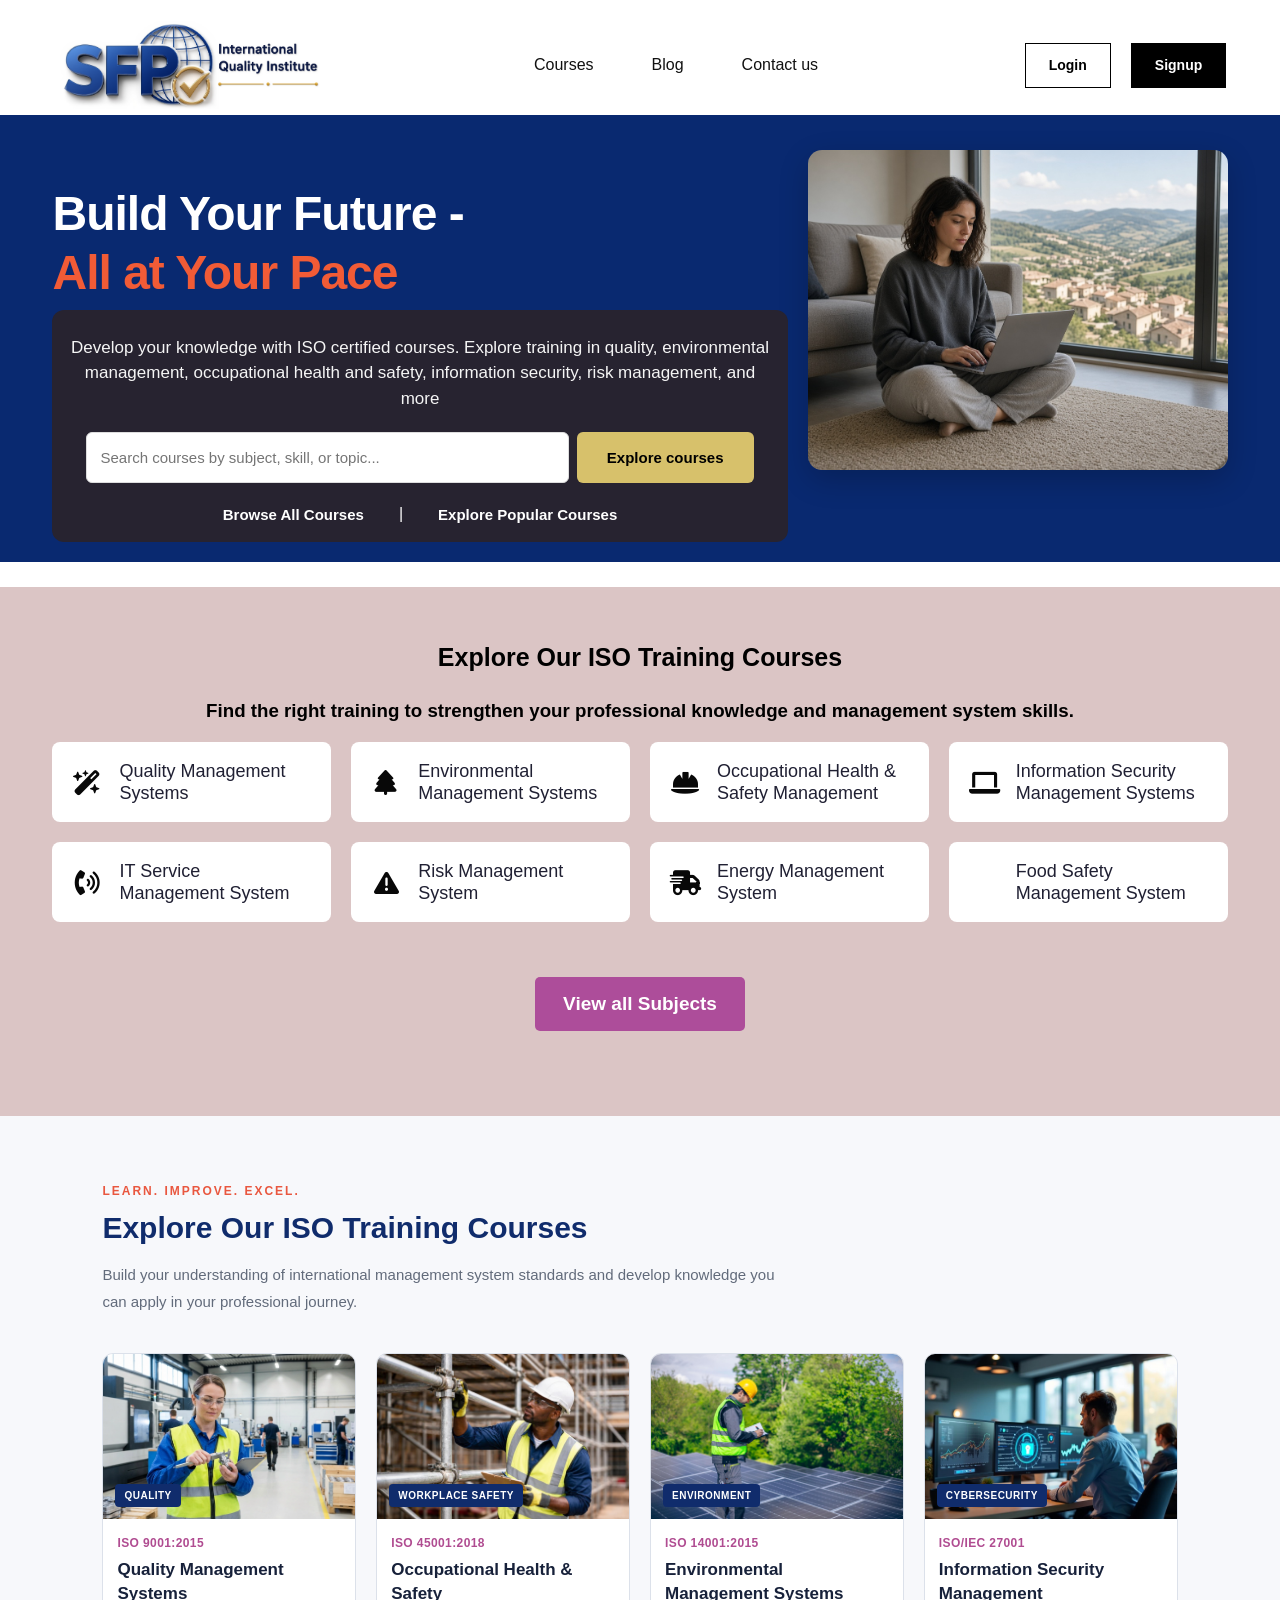
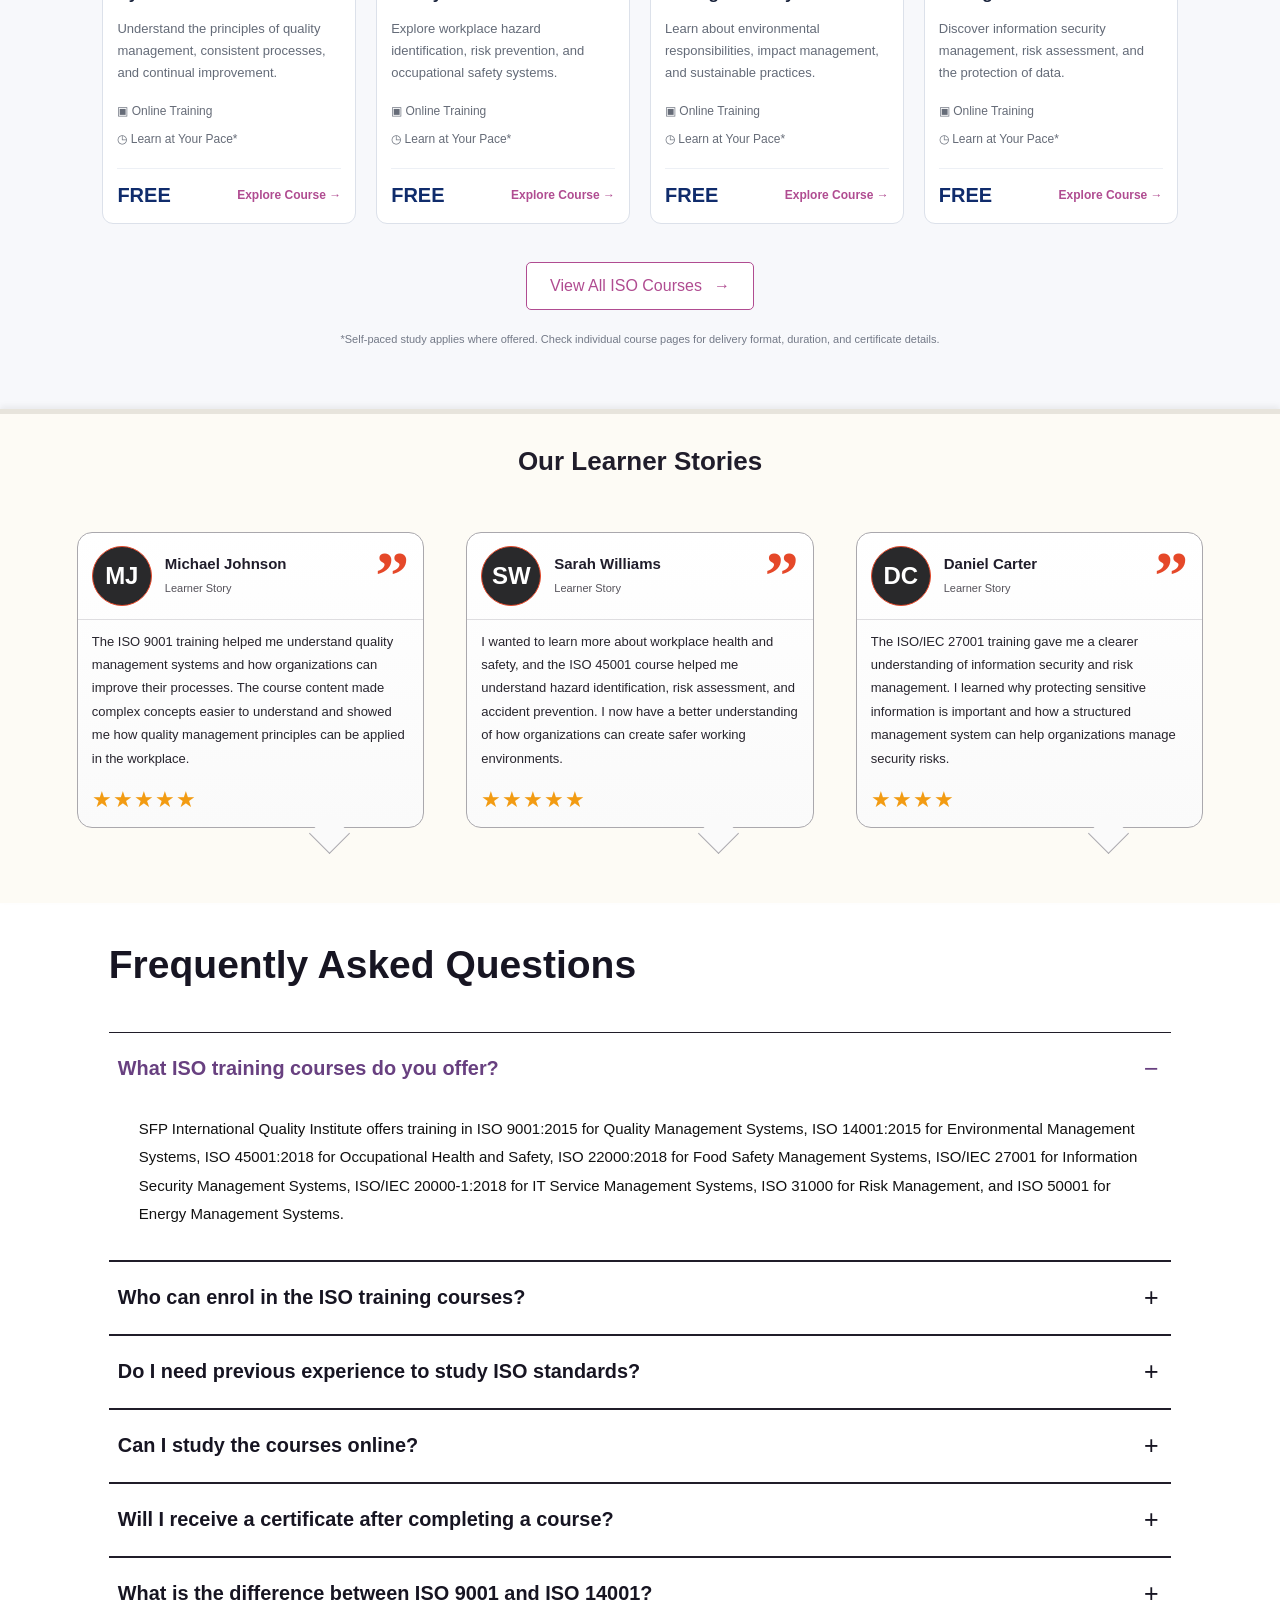
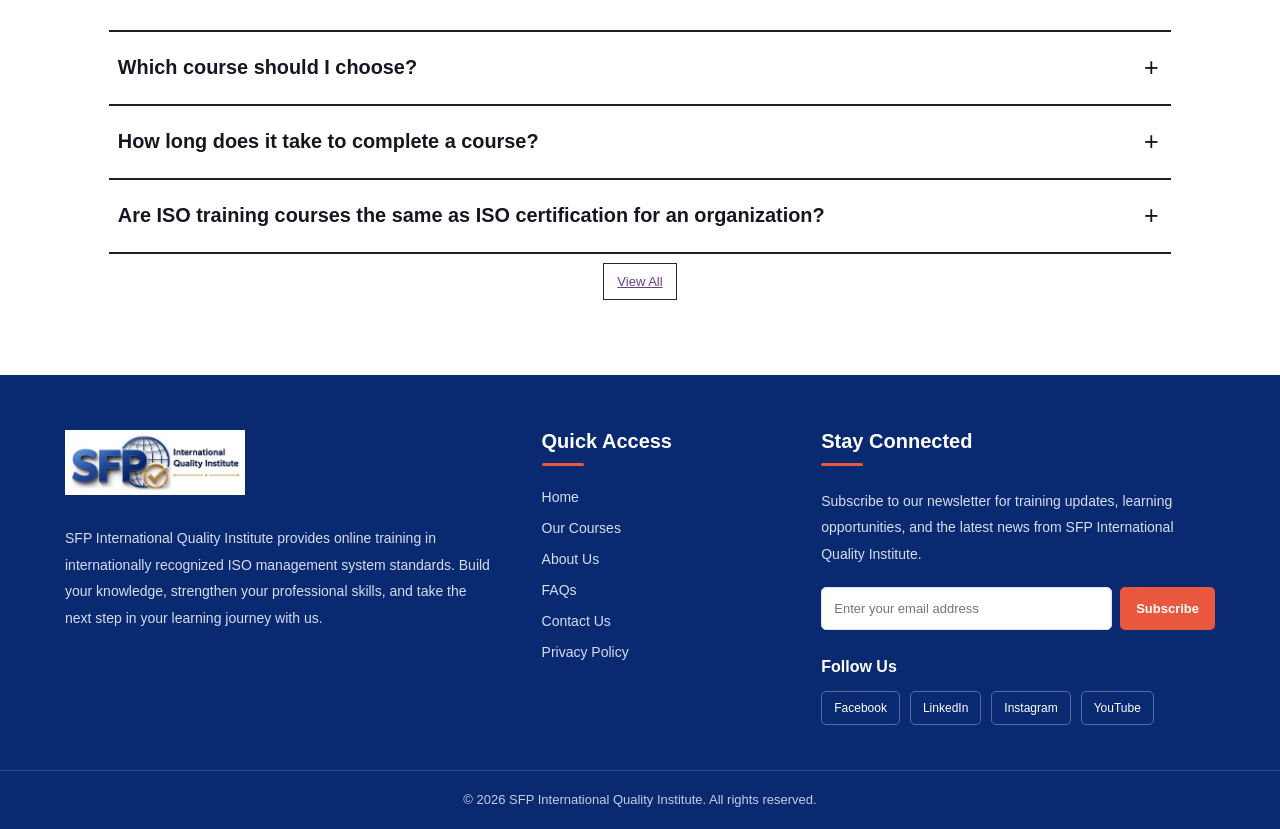
<file: index.html>
<!DOCTYPE html>
<html lang="en">
<head>
    <meta charset="UTF-8">
    <meta name="viewport" content="width=device-width, initial-scale=1.0">
    <title>OHSC Header</title>
    <link rel="stylesheet" href="main.css">
    <!-- Font AWESOME CDN LINK -->
    <link rel="stylesheet" href="https://cdnjs.cloudflare.com/ajax/libs/font-awesome/6.0.0-beta3/css/all.min.css">

</head>
<body>

    <header class="header">
        <!-- Logo -->
        <a href="#" class="logo">
            <img src="images/logo_long_rect.png" alt="">
        </a>

        <!-- Navigation -->
        <nav class="navigation">
            <a href="#">Courses</a>
            <a href="#">Blog</a>
            <a href="#">Contact us</a>
        </nav>

        <!-- Authentication Buttons -->
        <div class="auth-buttons">
            <a href="#" class="btn btn-login">Login</a>
            <a href="#" class="btn btn-signup">Signup</a>
        </div>
    </header>

    <!-- HERO SECTION -->
    <section class="hero">

        <div class="hero-content">

            <h1>
                Build Your Future -
                <span> All at Your Pace</span>
            </h1>

            <div class="search-box">

                <p>
                    Develop your knowledge with ISO certified courses.
                    Explore training in quality, environmental management, occupational health and safety, information security, risk management, and more
        
                </p>

                <form class="course-search">
                    <input
                        type="text"
                        placeholder="Search courses by subject, skill, or topic..."
                        aria-label="Search for a course"
                    >

                    <button type="submit">Explore courses</button>
                </form>

                <div class="search-links">
                    <a href="#">Browse All Courses</a>
                    <span>|</span>
                    <a href="#">Explore Popular Courses</a>
                </div>

            </div>

        </div>

        <div class="hero-image">
            <img src="images/hero/woman.jpg"
                 alt="Student learning online with a laptop">
        </div>

    </section>

     <!-- SUBJECTS SECTION -->
    <section class="subjects">

        <h2>Explore Our ISO Training Courses</h2>
        <h3>Find the right training to strengthen your professional knowledge and management system skills.</h3>

        <div class="subject-grid">

            <a href="qms.html" class="subject-card">
                <i class="fa-solid fa-wand-magic-sparkles"></i>
                <span>Quality Management Systems</span>
            </a>

            <a href="ems.html" class="subject-card">
                <i class="fa-solid fa-tree"></i>
                <span>Environmental Management Systems</span>
            </a>

            <a href="ohs.html" class="subject-card">
                <i class="fa-solid fa-helmet-safety"></i>
                <span>Occupational Health &<br> Safety Management</span>
            </a>

            <a href="ism.html" class="subject-card">
                <i class="fa-solid fa-laptop"></i>
                <span>Information Security<br>Management Systems</span>
            </a>

            <a href="it.html" class="subject-card">
                <i class="fa-solid fa-phone-volume"></i>
                <span>IT Service <br> Management System</span>
            </a>

            <a href="rms.html" class="subject-card">
                <i class="fa-solid fa-triangle-exclamation"></i>
                <span>Risk Management System</span>
            </a>

            <a href="energy.html" class="subject-card">
                <i class="fa-solid fa-truck-fast"></i>
                <span>Energy Management System</span>
            </a>

            <a href="fms.html" class="subject-card">
                <i class="fa-solid fa-plate-wheat"></i>
                <span>Food Safety <br>Management System</span>
            </a>

        </div>

        <a href="#" class="view-subjects-btn">
            View all Subjects
        </a>

    </section>

    
<!-- FEATURED ISO TRAINING COURSES -->

<section class="featured-courses" id="featured-courses">

    <div class="courses-container">

        <div class="courses-heading">
            <span class="section-label">LEARN. IMPROVE. EXCEL.</span>
            <h2>Explore Our ISO Training Courses</h2>
            <p>
                Build your understanding of international management
                system standards and develop knowledge you can apply
                in your professional journey.
            </p>
        </div>

        <div class="courses-grid">

            <!-- Course 1 -->
            <article class="course-card">
                <div class="course-image">
                    <img src="images/iso/iso1.webp"
                         alt="Quality management and documentation">
                    <span class="course-category">QUALITY</span>
                </div>

                <div class="course-content">
                    <span class="course-code">ISO 9001:2015</span>
                    <h3>Quality Management Systems</h3>
                    <p class="course-description">
                        Understand the principles of quality management,
                        consistent processes, and continual improvement.
                    </p>

                    <div class="course-meta">
                        <span>▣ Online Training</span>
                        <span>◷ Learn at Your Pace*</span>
                    </div>

                    <div class="course-footer">
                        <span class="course-price">FREE</span>
                        <a href="qms.html"
                           class="course-link">Explore Course →</a>
                    </div>
                </div>
            </article>


            <!-- Course 2 -->
            <article class="course-card">
                <div class="course-image">
                    <img src="images/iso/iso2.jfif"
                         alt="Occupational health and workplace safety">
                    <span class="course-category">WORKPLACE SAFETY</span>
                </div>

                <div class="course-content">
                    <span class="course-code">ISO 45001:2018</span>
                    <h3>Occupational Health &amp; Safety</h3>
                    <p class="course-description">
                        Explore workplace hazard identification,
                        risk prevention, and occupational safety systems.
                    </p>

                    <div class="course-meta">
                        <span>▣ Online Training</span>
                        <span>◷ Learn at Your Pace*</span>
                    </div>

                    <div class="course-footer">
                        <span class="course-price">FREE</span>
                        <a href="ohs.html"
                           class="course-link">Explore Course →</a>
                    </div>
                </div>
            </article>


            <!-- Course 3 -->
            <article class="course-card">
                <div class="course-image">
                    <img src="images/iso/iso3.jfif"
                         alt="Environmental sustainability and management">
                    <span class="course-category">ENVIRONMENT</span>
                </div>

                <div class="course-content">
                    <span class="course-code">ISO 14001:2015</span>
                    <h3>Environmental Management Systems</h3>
                    <p class="course-description">
                        Learn about environmental responsibilities,
                        impact management, and sustainable practices.
                    </p>

                    <div class="course-meta">
                        <span>▣ Online Training</span>
                        <span>◷ Learn at Your Pace*</span>
                    </div>

                    <div class="course-footer">
                        <span class="course-price">FREE</span>
                        <a href="ems.html"
                           class="course-link">Explore Course →</a>
                    </div>
                </div>
            </article>


            <!-- Course 4 -->
            <article class="course-card">
                <div class="course-image">
                    <img src="images/iso/iso4.jfif"
                         alt="Information security and data protection">
                    <span class="course-category">CYBERSECURITY</span>
                </div>

                <div class="course-content">
                    <span class="course-code">ISO/IEC 27001</span>
                    <h3>Information Security Management</h3>
                    <p class="course-description">
                        Discover information security management,
                        risk assessment, and the protection of data.
                    </p>

                    <div class="course-meta">
                        <span>▣ Online Training</span>
                        <span>◷ Learn at Your Pace*</span>
                    </div>

                    <div class="course-footer">
                        <span class="course-price">FREE</span>
                        <a href="ism.html"
                           class="course-link">Explore Course →</a>
                    </div>
                </div>
            </article>


            <!-- Additional Course 5: Food Safety -->
            <article class="course-card additional-course" hidden>
                <div class="course-image">
                    <img src="images/iso/iso5.jfif"
                         alt="Food safety inspection and hygiene management">
                    <span class="course-category">FOOD SAFETY</span>
                </div>
                <div class="course-content">
                    <span class="course-code">ISO 22000:2018</span>
                    <h3>Food Safety Management Systems</h3>
                    <p class="course-description">
                        Learn about food safety hazards, risk controls,
                        and practices that help protect food throughout
                        the supply chain.
                    </p>

                    <div class="course-meta">
                        <span>▣ Online Training</span>
                        <span>◷ Learn at Your Pace*</span>
                    </div>

                    <div class="course-footer">
                        <span class="course-price">FREE</span>
                        <a href="fms.html"
                           class="course-link">Explore Course →</a>
                    </div>
                </div>
            </article>


            <!-- Additional Course 6: IT Service Management -->
            <article class="course-card additional-course" hidden>
                <div class="course-image">
                    <img src="images/iso/iso6.jfif"
                         alt="IT service management and technical support">
                    <span class="course-category">IT SERVICES</span>
                </div>

                <div class="course-content">
                    <span class="course-code">ISO/IEC 20000-1:2018</span>
                    <h3>IT Service Management Systems</h3>
                    <p class="course-description">
                        Explore service management processes, service
                        delivery, and continual improvement in IT
                        service organizations.
                    </p>

                    <div class="course-meta">
                        <span>▣ Online Training</span>
                        <span>◷ Learn at Your Pace*</span>
                    </div>

                    <div class="course-footer">
                        <span class="course-price">FREE</span>
                        <a href="it.html"
                           class="course-link">Explore Course →</a>
                    </div>
                </div>
            </article>


            <!-- Additional Course 7: Risk Management -->
            <article class="course-card additional-course" hidden>
                <div class="course-image">
                    <img src="images/iso/iso7.jfif"
                         alt="Organizational risk analysis and planning">
                    <span class="course-category">RISK MANAGEMENT</span>
                </div>

                <div class="course-content">
                    <span class="course-code">ISO 31000:2018</span>
                    <h3>Risk Management Systems</h3>
                    <p class="course-description">
                        Understand how to identify, analyze, evaluate,
                        and manage risks to support informed
                        organizational decisions.
                    </p>

                    <div class="course-meta">
                        <span>▣ Online Training</span>
                        <span>◷ Learn at Your Pace*</span>
                    </div>

                    <div class="course-footer">
                        <span class="course-price">FREE</span>
                        <a href="rms.html"
                           class="course-link">Explore Course →</a>
                    </div>
                </div>
            </article>


            <!-- Additional Course 8: Energy Management -->
            <article class="course-card additional-course" hidden>
                <div class="course-image">
                    <img src="images/iso/iso8.jfif"
                         alt="Energy efficiency and sustainable energy use">
                    <span class="course-category">ENERGY</span>
                </div>

                <div class="course-content">
                    <span class="course-code">ISO 50001:2018</span>
                    <h3>Energy Management Systems</h3>
                    <p class="course-description">
                        Learn how organizations can monitor energy use,
                        improve energy performance, and identify
                        opportunities for greater efficiency.
                    </p>

                    <div class="course-meta">
                        <span>▣ Online Training</span>
                        <span>◷ Learn at Your Pace*</span>
                    </div>

                    <div class="course-footer">
                        <span class="course-price">FREE</span>
                        <a href="energy.html"
                           class="course-link">Explore Course →</a>
                    </div>
                </div>
            </article>

        </div>


        <!-- View All / View Less Buttons -->
        <div class="all-courses-action">

            <button type="button"
                    class="all-courses-button"
                    id="viewAllCourses"
                    aria-expanded="false"
                    aria-controls="featured-courses">
                View All ISO Courses
                <span aria-hidden="true">→</span>
            </button>

            <button type="button"
                    class="all-courses-button view-less-button"
                    id="viewLessCourses"
                    hidden>
                View Less Courses
                <span aria-hidden="true">↑</span>
            </button>

        </div>


        <p class="course-note">
            *Self-paced study applies where offered. Check individual
            course pages for delivery format, duration, and certificate
            details.
        </p>

    </div>

</section>



<!-- =========================
     LEARNER STORIES
========================= -->


<section class="learner-stories">

    <h2>Our Learner Stories</h2>

    <div class="testimonials">

        <!-- Testimonial 1 -->
        <article class="testimonial-card">

            <div class="testimonial-header">

                <div class="learner-avatar">MJ</div>

                <div class="learner-info">
                    <h3>Michael Johnson</h3>
                    <span>Learner Story</span>
                </div>

                <div class="quote-icon">&rdquo;</div>

            </div>

            <div class="testimonial-body">
                <p>
                    The ISO 9001 training helped me understand quality
                    management systems and how organizations can improve
                    their processes. The course content made complex
                    concepts easier to understand and showed me how
                    quality management principles can be applied in
                    the workplace.
                </p>

                <div class="testimonial-stars">★★★★★</div>
            </div>

        </article>


        <!-- Testimonial 2 -->
        <article class="testimonial-card">

            <div class="testimonial-header">

                <div class="learner-avatar">SW</div>

                <div class="learner-info">
                    <h3>Sarah Williams</h3>
                    <span>Learner Story</span>
                </div>

                <div class="quote-icon">&rdquo;</div>

            </div>

            <div class="testimonial-body">
                <p>
                    I wanted to learn more about workplace health and
                    safety, and the ISO 45001 course helped me understand
                    hazard identification, risk assessment, and accident
                    prevention. I now have a better understanding of
                    how organizations can create safer working
                    environments.
                </p>

                <div class="testimonial-stars">★★★★★</div>
            </div>

        </article>


        <!-- Testimonial 3 -->
        <article class="testimonial-card">

            <div class="testimonial-header">

                <div class="learner-avatar">DC</div>

                <div class="learner-info">
                    <h3>Daniel Carter</h3>
                    <span>Learner Story</span>
                </div>

                <div class="quote-icon">&rdquo;</div>

            </div>

            <div class="testimonial-body">
                <p>
                    The ISO/IEC 27001 training gave me a clearer
                    understanding of information security and risk
                    management. I learned why protecting sensitive
                    information is important and how a structured
                    management system can help organizations manage
                    security risks.
                </p>

                <div class="testimonial-stars">★★★★</div>
            </div>

        </article>

    </div>

</section>


<!-- FAQ SECTION -->

<section class="faq-section">
    <div class="faq-heading">
        <h2>Frequently Asked Questions</h2>
    </div>

    <div class="faq-container">

        <div class="faq-item active">
            <div class="faq-question">
                <h3>What ISO training courses do you offer?</h3>
                <span class="faq-icon">−</span>
            </div>
            <div class="faq-answer">
                <p>
                    SFP International Quality Institute offers training in
                    ISO 9001:2015 for Quality Management Systems, ISO 14001:2015
                    for Environmental Management Systems, ISO 45001:2018 for
                    Occupational Health and Safety, ISO 22000:2018 for Food
                    Safety Management Systems, ISO/IEC 27001 for Information
                    Security Management Systems, ISO/IEC 20000-1:2018 for IT
                    Service Management Systems, ISO 31000 for Risk Management,
                    and ISO 50001 for Energy Management Systems.
                </p>
            </div>
        </div>

        <div class="faq-item">
            <div class="faq-question">
                <h3>Who can enrol in the ISO training courses?</h3>
                <span class="faq-icon">+</span>
            </div>
            <div class="faq-answer">
                <p>
                    Our courses may be useful for students, working
                    professionals, managers, quality officers, safety
                    practitioners, auditors, and anyone seeking to understand
                    management system standards. Check the requirements
                    for your chosen course before enrolling.
                </p>
            </div>
        </div>

        <div class="faq-item">
            <div class="faq-question">
                <h3>Do I need previous experience to study ISO standards?</h3>
                <span class="faq-icon">+</span>
            </div>
            <div class="faq-answer">
                <p>
                    Many introductory ISO courses are suitable for beginners.
                    You can start by learning the purpose, principles, and
                    requirements of your chosen standard. More advanced
                    courses, such as auditor training, may require prior
                    knowledge or experience.
                </p>
            </div>
        </div>

        <div class="faq-item">
            <div class="faq-question">
                <h3>Can I study the courses online?</h3>
                <span class="faq-icon">+</span>
            </div>
            <div class="faq-answer">
                <p>
                    The institute offers online ISO learning. You can access
                    course materials and study remotely according to the
                    learning arrangements provided for your selected course.
                    Check each course page for details about access and
                    study requirements.
                </p>
            </div>
        </div>

        <div class="faq-item">
            <div class="faq-question">
                <h3>Will I receive a certificate after completing a course?</h3>
                <span class="faq-icon">+</span>
            </div>
            <div class="faq-answer">
                <p>
                    Yes! At SFP International Quality Institute, learners receive
                    a certificate upon successful completion of their chosen course.
                    Our courses cover a range of ISO management system standards,
                    helping you build your knowledge and demonstrate your commitment
                    to professional development.
                </p>
            </div>
        </div>

        <div class="faq-item">
            <div class="faq-question">
                <h3>What is the difference between ISO 9001 and ISO 14001?</h3>
                <span class="faq-icon">+</span>
            </div>
            <div class="faq-answer">
                <p>
                    ISO 9001 focuses on quality management, customer
                    satisfaction, and improving organizational processes.
                    ISO 14001 focuses on environmental management, including
                    managing environmental impacts and improving
                    environmental performance. Both provide frameworks
                    organizations can use to improve their management systems.
                </p>
            </div>
        </div>

        <div class="faq-item">
            <div class="faq-question">
                <h3>Which course should I choose?</h3>
                <span class="faq-icon">+</span>
            </div>
            <div class="faq-answer">
                <p>
                    Choose a course based on your interests, responsibilities,
                    or career goals. ISO 9001 is relevant to quality management;
                    ISO 14001 to environmental management; ISO 45001 to
                    workplace health and safety; ISO 22000 to food safety;
                    ISO/IEC 27001 to information security; ISO/IEC 20000-1
                    to IT service management; ISO 31000 to risk management;
                    and ISO 50001 to energy management.
                </p>
            </div>
        </div>

        <div class="faq-item">
            <div class="faq-question">
                <h3>How long does it take to complete a course?</h3>
                <span class="faq-icon">+</span>
            </div>
            <div class="faq-answer">
                <p>
                    Completion time varies by course, course level, and
                    learning format. Review the course details for the
                    expected duration, study materials, and any assessment
                    deadlines before beginning your training.
                </p>
            </div>
        </div>

        <div class="faq-item">
            <div class="faq-question">
                <h3>Are ISO training courses the same as ISO certification for an organization?</h3>
                <span class="faq-icon">+</span>
            </div>
            <div class="faq-answer">
                <p>
                    No. ISO training helps individuals understand a standard
                    or develop relevant skills. Organizational certification
                    involves an independent assessment of an organization's
                    management system by an appropriate certification body.
                    Completing a training course alone does not certify an
                    organization as meeting an ISO standard.
                </p>
            </div>
        </div>

    </div>

    <div class="faq-view-all">
        <a href="faqs.html">View All</a>
    </div>
</section>

<footer class="site-footer">

    <div class="footer-container">

        <!-- Section 1: School Information -->
        <div class="footer-section footer-about">

            <a href="index.html" class="footer-logo">
                <img src="images/logo_long_rect.png"
                     alt="SFP International Quality Institute logo">
            </a>

            <p>
                SFP International Quality Institute provides online training
                in internationally recognized ISO management system standards.
                Build your knowledge, strengthen your professional skills,
                and take the next step in your learning journey with us.
            </p>

        </div>


        <!-- Section 2: Quick Access Links -->
        <div class="footer-section footer-links">

            <h3>Quick Access</h3>

            <ul>
                <li><a href="index.html">Home</a></li>
                <li><a href="courses.html">Our Courses</a></li>
                <li><a href="about.html">About Us</a></li>
                <li><a href="faqs.html">FAQs</a></li>
                <li><a href="contact.html">Contact Us</a></li>
                <li><a href="privacy-policy.html">Privacy Policy</a></li>
            </ul>

        </div>


        <!-- Section 3: Newsletter and Social Media -->
        <div class="footer-section footer-newsletter">

            <h3>Stay Connected</h3>

            <p>
                Subscribe to our newsletter for training updates,
                learning opportunities, and the latest news from SFP
                International Quality Institute.
            </p>

            <form class="newsletter-form" id="newsletterForm">

                <label for="newsletterEmail" class="visually-hidden">
                    Email address
                </label>

                <input
                    type="email"
                    id="newsletterEmail"
                    name="email"
                    placeholder="Enter your email address"
                    required
                >

                <button type="submit">Subscribe</button>

            </form>

            <p class="newsletter-message" id="newsletterMessage"
               aria-live="polite"></p>

            <h4>Follow Us</h4>

            <div class="footer-socials">

                <a href="#" aria-label="Facebook"
                   target="_blank" rel="noopener noreferrer">
                    Facebook
                </a>

                <a href="#" aria-label="LinkedIn"
                   target="_blank" rel="noopener noreferrer">
                    LinkedIn
                </a>

                <a href="#" aria-label="Instagram"
                   target="_blank" rel="noopener noreferrer">
                    Instagram
                </a>

                <a href="#" aria-label="YouTube"
                   target="_blank" rel="noopener noreferrer">
                    YouTube
                </a>

            </div>

        </div>

    </div>


    <!-- Copyright -->
    <div class="footer-bottom">
        <p>
            &copy; <span id="footerYear"></span>
            SFP International Quality Institute.
            All rights reserved.
        </p>
    </div>

</footer>

<script>
    // Display the current year
    document.getElementById("footerYear").textContent =
        new Date().getFullYear();

    // Basic newsletter form validation
    document.getElementById("newsletterForm")
        .addEventListener("submit", function (event) {

            event.preventDefault();

            const emailInput =
                document.getElementById("newsletterEmail");

            const message =
                document.getElementById("newsletterMessage");

            if (!emailInput.checkValidity()) {
                emailInput.reportValidity();
                return;
            }

            message.textContent =
                "Thank you for your interest! Newsletter subscriptions are not connected yet.";

            emailInput.value = "";
        });
</script>



<script src="main.js"></script>
</body>
</html>
</file>
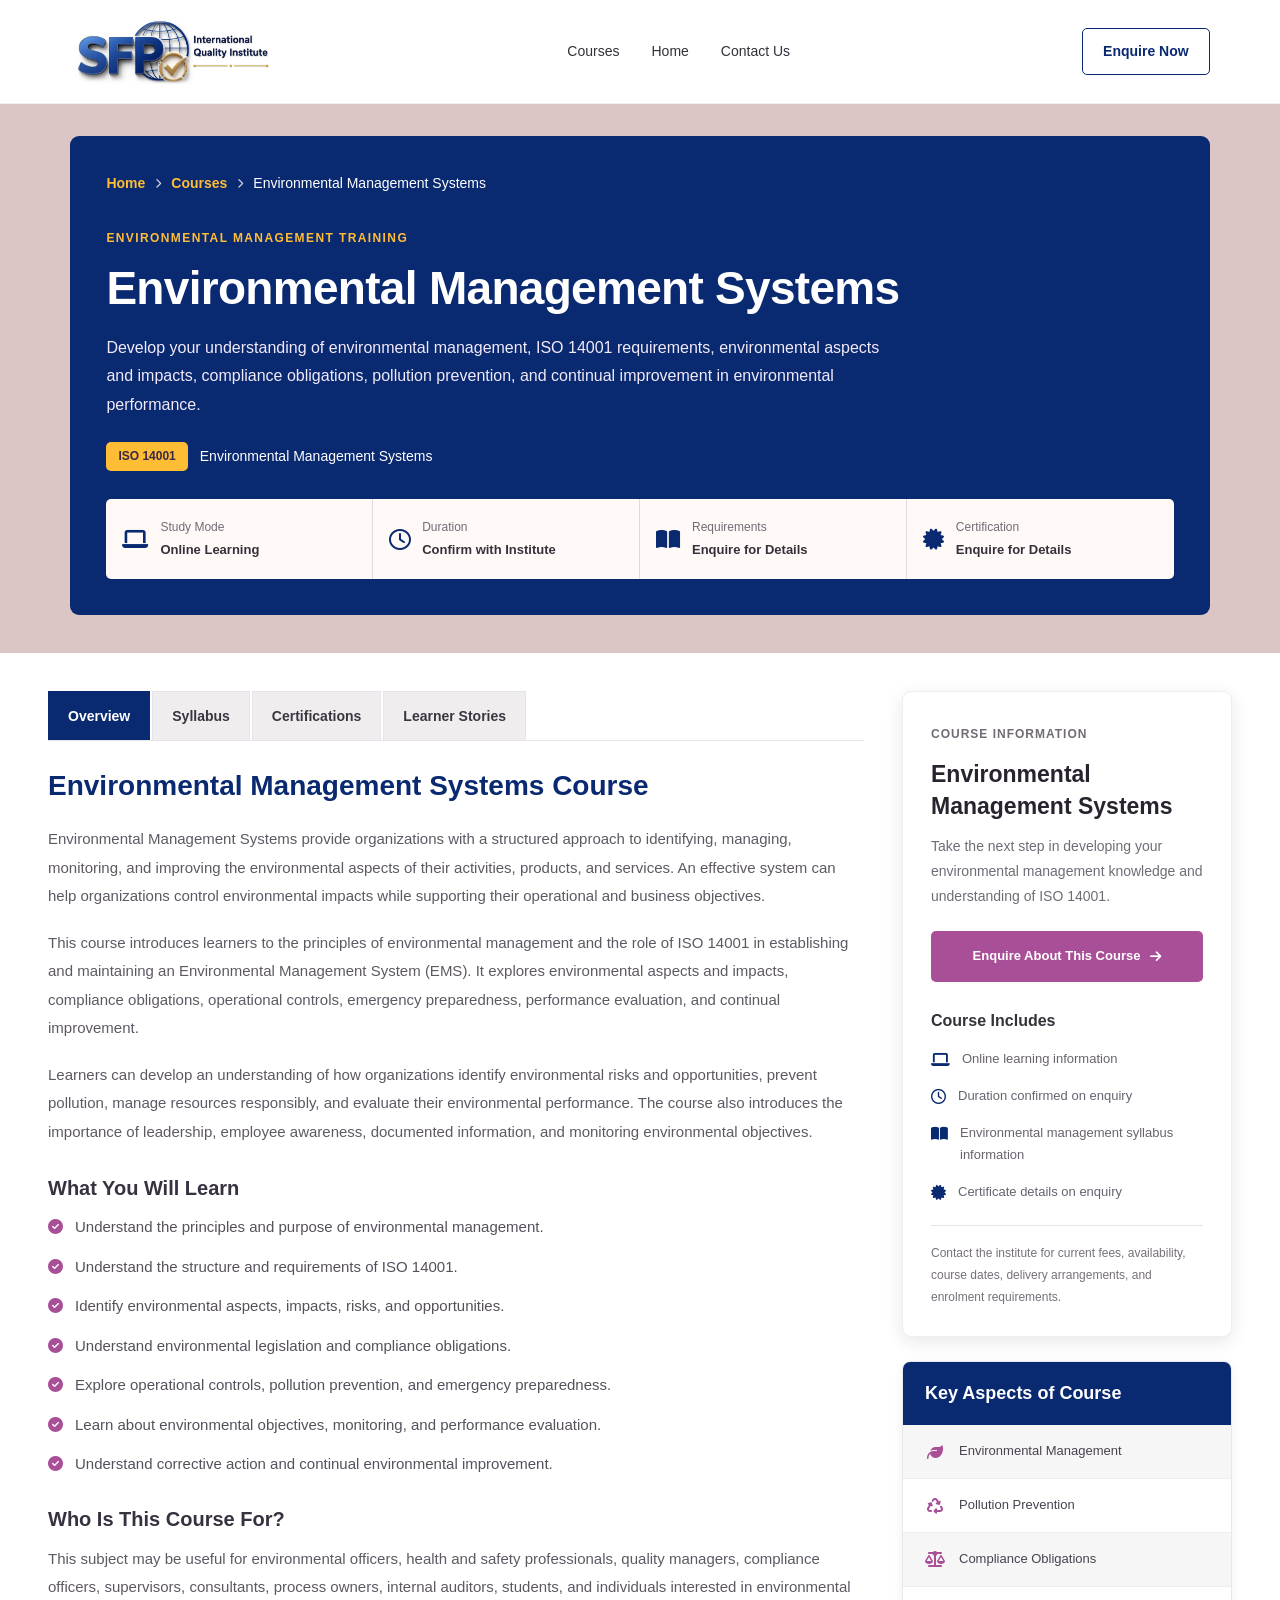
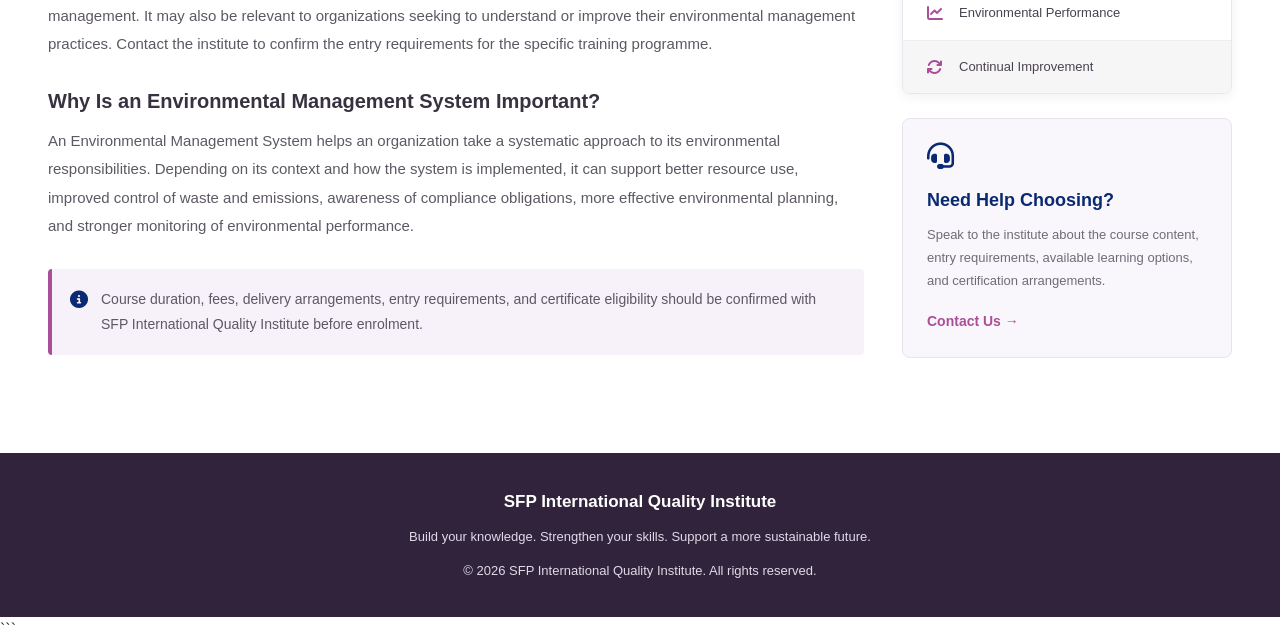
<file: ems.html>
<!DOCTYPE html>
<html lang="en">
<head>
    <meta charset="UTF-8">
    <meta name="viewport" content="width=device-width, initial-scale=1.0">

    <title>Environmental Management Systems | SFP International Quality Institute</title>

    <meta name="description"
          content="Explore Environmental Management Systems training, including ISO 14001, environmental aspects and impacts, compliance obligations, operational controls, and continual environmental improvement.">

    <meta name="keywords"
          content="Environmental Management Systems, ISO 14001, environmental management training, environmental compliance, SFP International Quality Institute">

    <link rel="stylesheet" href="course.css">

    <link rel="stylesheet"
          href="https://cdnjs.cloudflare.com/ajax/libs/font-awesome/6.5.0/css/all.min.css">
</head>

<body>

    <!-- HEADER -->
    <header class="course-site-header">
        <a href="../index.html" class="site-logo">
            <img src="../images/logo_long_rect.png"
                 alt="SFP International Quality Institute">
        </a>

        <nav class="course-navigation" aria-label="Main navigation">
            <a href="../index.html#featured-courses">Courses</a>
            <a href="../index.html">Home</a>
            <a href="../contact.html">Contact Us</a>
        </nav>

        <a href="../contact.html" class="header-contact-btn">
            Enquire Now
        </a>

        <button class="mobile-menu-toggle"
                id="mobileMenuToggle"
                type="button"
                aria-label="Open navigation"
                aria-expanded="false">
            <i class="fa-solid fa-bars"></i>
        </button>
    </header>


    <!-- COURSE HERO -->
    <section class="course-hero">
        <div class="course-hero-container">

            <div class="course-breadcrumbs">
                <a href="../index.html">Home</a>
                <i class="fa-solid fa-chevron-right"></i>
                <a href="../index.html#featured-courses">Courses</a>
                <i class="fa-solid fa-chevron-right"></i>
                <span>Environmental Management Systems</span>
            </div>

            <span class="hero-course-category">
                ENVIRONMENTAL MANAGEMENT TRAINING
            </span>

            <h1>Environmental Management Systems</h1>

            <p class="hero-course-description">
                Develop your understanding of environmental management,
                ISO 14001 requirements, environmental aspects and impacts,
                compliance obligations, pollution prevention, and continual
                improvement in environmental performance.
            </p>

            <div class="course-rating">
                <span class="rating-label">ISO 14001</span>
                <span>Environmental Management Systems</span>
            </div>

            <div class="hero-course-facts">

                <div class="hero-fact">
                    <i class="fa-solid fa-laptop"></i>
                    <div>
                        <span>Study Mode</span>
                        <strong>Online Learning</strong>
                    </div>
                </div>

                <div class="hero-fact">
                    <i class="fa-regular fa-clock"></i>
                    <div>
                        <span>Duration</span>
                        <strong>Confirm with Institute</strong>
                    </div>
                </div>

                <div class="hero-fact">
                    <i class="fa-solid fa-book-open"></i>
                    <div>
                        <span>Requirements</span>
                        <strong>Enquire for Details</strong>
                    </div>
                </div>

                <div class="hero-fact">
                    <i class="fa-solid fa-certificate"></i>
                    <div>
                        <span>Certification</span>
                        <strong>Enquire for Details</strong>
                    </div>
                </div>

            </div>
        </div>
    </section>


    <!-- MAIN COURSE CONTENT -->
    <main class="course-page-container">

        <div class="course-main-column">

            <!-- COURSE TABS -->
            <nav class="course-tabs" aria-label="Course information tabs" role="tablist">

                <button class="course-tab active"
                        type="button"
                        id="tab-overview"
                        data-tab="overview"
                        aria-controls="overview"
                        aria-selected="true"
                        role="tab">
                    Overview
                </button>

                <button class="course-tab"
                        type="button"
                        id="tab-syllabus"
                        data-tab="syllabus"
                        aria-controls="syllabus"
                        aria-selected="false"
                        role="tab"
                        tabindex="-1">
                    Syllabus
                </button>

                <button class="course-tab"
                        type="button"
                        id="tab-certifications"
                        data-tab="certifications"
                        aria-controls="certifications"
                        aria-selected="false"
                        role="tab"
                        tabindex="-1">
                    Certifications
                </button>

                <button class="course-tab"
                        type="button"
                        id="tab-learner-stories"
                        data-tab="learner-stories"
                        aria-controls="learner-stories"
                        aria-selected="false"
                        role="tab"
                        tabindex="-1">
                    Learner Stories
                </button>

            </nav>


            <!-- OVERVIEW TAB -->
            <section class="course-tab-panel active"
                     id="overview"
                     role="tabpanel"
                     aria-labelledby="tab-overview">

                <h2>Environmental Management Systems Course</h2>

                <p>
                    Environmental Management Systems provide organizations
                    with a structured approach to identifying, managing,
                    monitoring, and improving the environmental aspects of
                    their activities, products, and services. An effective
                    system can help organizations control environmental
                    impacts while supporting their operational and business
                    objectives.
                </p>

                <p>
                    This course introduces learners to the principles of
                    environmental management and the role of ISO 14001 in
                    establishing and maintaining an Environmental Management
                    System (EMS). It explores environmental aspects and
                    impacts, compliance obligations, operational controls,
                    emergency preparedness, performance evaluation, and
                    continual improvement.
                </p>

                <p>
                    Learners can develop an understanding of how organizations
                    identify environmental risks and opportunities, prevent
                    pollution, manage resources responsibly, and evaluate
                    their environmental performance. The course also
                    introduces the importance of leadership, employee
                    awareness, documented information, and monitoring
                    environmental objectives.
                </p>

                <h3>What You Will Learn</h3>

                <ul class="learning-list">
                    <li>
                        <i class="fa-solid fa-circle-check"></i>
                        Understand the principles and purpose of environmental
                        management.
                    </li>
                    <li>
                        <i class="fa-solid fa-circle-check"></i>
                        Understand the structure and requirements of ISO 14001.
                    </li>
                    <li>
                        <i class="fa-solid fa-circle-check"></i>
                        Identify environmental aspects, impacts, risks, and
                        opportunities.
                    </li>
                    <li>
                        <i class="fa-solid fa-circle-check"></i>
                        Understand environmental legislation and compliance
                        obligations.
                    </li>
                    <li>
                        <i class="fa-solid fa-circle-check"></i>
                        Explore operational controls, pollution prevention,
                        and emergency preparedness.
                    </li>
                    <li>
                        <i class="fa-solid fa-circle-check"></i>
                        Learn about environmental objectives, monitoring,
                        and performance evaluation.
                    </li>
                    <li>
                        <i class="fa-solid fa-circle-check"></i>
                        Understand corrective action and continual
                        environmental improvement.
                    </li>
                </ul>

                <h3>Who Is This Course For?</h3>

                <p>
                    This subject may be useful for environmental officers,
                    health and safety professionals, quality managers,
                    compliance officers, supervisors, consultants, process
                    owners, internal auditors, students, and individuals
                    interested in environmental management. It may also be
                    relevant to organizations seeking to understand or
                    improve their environmental management practices.
                    Contact the institute to confirm the entry requirements
                    for the specific training programme.
                </p>

                <h3>Why Is an Environmental Management System Important?</h3>

                <p>
                    An Environmental Management System helps an organization
                    take a systematic approach to its environmental
                    responsibilities. Depending on its context and how the
                    system is implemented, it can support better resource
                    use, improved control of waste and emissions, awareness
                    of compliance obligations, more effective environmental
                    planning, and stronger monitoring of environmental
                    performance.
                </p>

                <div class="course-info-notice">
                    <i class="fa-solid fa-circle-info"></i>
                    <p>
                        Course duration, fees, delivery arrangements,
                        entry requirements, and certificate eligibility
                        should be confirmed with SFP International Quality
                        Institute before enrolment.
                    </p>
                </div>

            </section>


            <!-- SYLLABUS TAB -->
            <section class="course-tab-panel"
                     id="syllabus"
                     role="tabpanel"
                     aria-labelledby="tab-syllabus"
                     hidden>

                <h2>Environmental Management Systems Course Syllabus</h2>

                <p>
                    The following is a proposed learning outline covering
                    core Environmental Management Systems topics. The
                    official syllabus, course depth, and assessment
                    arrangements should be confirmed with the institute
                    before this outline is presented as the final curriculum.
                </p>

                <div class="syllabus-list">

                    <details class="syllabus-item" open>
                        <summary>
                            <span>
                                <i class="fa-solid fa-book"></i>
                                Module 1: Introduction to Environmental Management
                            </span>
                            <i class="fa-solid fa-chevron-down"></i>
                        </summary>

                        <div class="syllabus-content">
                            <ul>
                                <li>Meaning and purpose of environmental management</li>
                                <li>Environmental sustainability and pollution prevention</li>
                                <li>Benefits of an Environmental Management System</li>
                                <li>Roles and responsibilities in environmental management</li>
                            </ul>
                        </div>
                    </details>

                    <details class="syllabus-item">
                        <summary>
                            <span>
                                <i class="fa-solid fa-book"></i>
                                Module 2: Introduction to ISO 14001
                            </span>
                            <i class="fa-solid fa-chevron-down"></i>
                        </summary>

                        <div class="syllabus-content">
                            <ul>
                                <li>Purpose, scope, and application of ISO 14001</li>
                                <li>Structure and main elements of the standard</li>
                                <li>Understanding organizational context</li>
                                <li>Leadership, environmental policy, and responsibilities</li>
                            </ul>
                        </div>
                    </details>

                    <details class="syllabus-item">
                        <summary>
                            <span>
                                <i class="fa-solid fa-book"></i>
                                Module 3: Environmental Aspects and Impacts
                            </span>
                            <i class="fa-solid fa-chevron-down"></i>
                        </summary>

                        <div class="syllabus-content">
                            <ul>
                                <li>Identifying environmental aspects of activities and services</li>
                                <li>Understanding environmental impacts</li>
                                <li>Evaluating significant environmental aspects</li>
                                <li>Identifying environmental risks and opportunities</li>
                            </ul>
                        </div>
                    </details>

                    <details class="syllabus-item">
                        <summary>
                            <span>
                                <i class="fa-solid fa-book"></i>
                                Module 4: Legal and Other Compliance Obligations
                            </span>
                            <i class="fa-solid fa-chevron-down"></i>
                        </summary>

                        <div class="syllabus-content">
                            <ul>
                                <li>Identifying applicable environmental requirements</li>
                                <li>Understanding legal and other compliance obligations</li>
                                <li>Maintaining awareness of relevant requirements</li>
                                <li>Evaluating compliance and retaining appropriate records</li>
                            </ul>
                        </div>
                    </details>

                    <details class="syllabus-item">
                        <summary>
                            <span>
                                <i class="fa-solid fa-book"></i>
                                Module 5: Planning and Operational Control
                            </span>
                            <i class="fa-solid fa-chevron-down"></i>
                        </summary>

                        <div class="syllabus-content">
                            <ul>
                                <li>Establishing environmental objectives and action plans</li>
                                <li>Operational planning and control</li>
                                <li>Waste management and resource efficiency</li>
                                <li>Pollution prevention and control measures</li>
                                <li>Environmental considerations in procurement and outsourced processes</li>
                            </ul>
                        </div>
                    </details>

                    <details class="syllabus-item">
                        <summary>
                            <span>
                                <i class="fa-solid fa-book"></i>
                                Module 6: Emergency Preparedness and Response
                            </span>
                            <i class="fa-solid fa-chevron-down"></i>
                        </summary>

                        <div class="syllabus-content">
                            <ul>
                                <li>Identifying potential environmental emergencies</li>
                                <li>Preparing appropriate response arrangements</li>
                                <li>Responding to spills, leaks, and other environmental incidents</li>
                                <li>Testing and reviewing emergency response procedures</li>
                            </ul>
                        </div>
                    </details>

                    <details class="syllabus-item">
                        <summary>
                            <span>
                                <i class="fa-solid fa-book"></i>
                                Module 7: Environmental Performance Evaluation
                            </span>
                            <i class="fa-solid fa-chevron-down"></i>
                        </summary>

                        <div class="syllabus-content">
                            <ul>
                                <li>Monitoring and measuring environmental performance</li>
                                <li>Environmental objectives, targets, and indicators</li>
                                <li>Internal audits and management review</li>
                                <li>Documented information and record control</li>
                            </ul>
                        </div>
                    </details>

                    <details class="syllabus-item">
                        <summary>
                            <span>
                                <i class="fa-solid fa-book"></i>
                                Module 8: Nonconformity and Continual Improvement
                            </span>
                            <i class="fa-solid fa-chevron-down"></i>
                        </summary>

                        <div class="syllabus-content">
                            <ul>
                                <li>Identifying environmental nonconformities</li>
                                <li>Corrective action and root-cause analysis</li>
                                <li>Reviewing environmental management performance</li>
                                <li>Continual improvement of the Environmental Management System</li>
                            </ul>
                        </div>
                    </details>

                </div>
            </section>


            <!-- CERTIFICATIONS TAB -->
            <section class="course-tab-panel"
                     id="certifications"
                     role="tabpanel"
                     aria-labelledby="tab-certifications"
                     hidden>

                <h2>Environmental Management Certification Information</h2>

                <p>
                    Certification arrangements depend on the specific
                    training programme offered by the institute. Before
                    enrolling, learners should confirm the course level,
                    assessment requirements, certificate eligibility, and
                    issuing organization.
                </p>

                <div class="certification-card">
                    <div class="certification-icon">
                        <i class="fa-solid fa-award"></i>
                    </div>

                    <div>
                        <h3>Environmental Management Course Certificate</h3>
                        <p>
                            Contact the institute to confirm whether a
                            certificate is offered, the completion criteria,
                            assessment requirements, and the organization
                            responsible for issuing it.
                        </p>
                    </div>
                </div>

                <div class="certification-card">
                    <div class="certification-icon">
                        <i class="fa-solid fa-leaf"></i>
                    </div>

                    <div>
                        <h3>ISO 14001 Learning and Implementation</h3>
                        <p>
                            Training may help learners understand ISO 14001
                            requirements and how an Environmental Management
                            System can be implemented and maintained.
                            Confirm with the institute whether the programme
                            covers awareness, implementation, internal
                            auditing, or another specific course level.
                        </p>
                    </div>
                </div>

                <div class="course-info-notice">
                    <i class="fa-solid fa-circle-info"></i>
                    <p>
                        Completing a training course does not, by itself,
                        certify an organization's Environmental Management
                        System to ISO 14001. Organizational certification
                        involves a separate conformity assessment conducted
                        through an appropriate certification process.
                    </p>
                </div>

                <a href="../contact.html" class="primary-course-button">
                    Ask About Certification
                    <i class="fa-solid fa-arrow-right"></i>
                </a>

            </section>


            <!-- LEARNER STORIES TAB -->
            <section class="course-tab-panel"
                     id="learner-stories"
                     role="tabpanel"
                     aria-labelledby="tab-learner-stories"
                     hidden>

                <h2>Learner Stories</h2>

                <p>
                    Learning about environmental management can help
                    participants connect environmental principles with
                    practical workplace responsibilities. Contact the
                    institute for information about learner feedback and
                    course experiences.
                </p>

                <div class="learner-story-placeholder">
                    <i class="fa-solid fa-comments"></i>

                    <h3>Hear From Our Learners</h3>

                    <p>
                        Verified learner reviews and testimonials can be
                        added here as they become available.
                    </p>

                    <a href="../contact.html" class="secondary-course-button">
                        Contact the Institute
                    </a>
                </div>

            </section>

        </div>


        <!-- RIGHT SIDEBAR -->
        <aside class="course-sidebar">

            <!-- ENROLMENT CARD -->
            <div class="enrolment-card">

                <span class="sidebar-eyebrow">COURSE INFORMATION</span>

                <h2>Environmental Management Systems</h2>

                <p class="sidebar-intro">
                    Take the next step in developing your environmental
                    management knowledge and understanding of ISO 14001.
                </p>

                <a href="../contact.html" class="enrolment-button">
                    Enquire About This Course
                    <i class="fa-solid fa-arrow-right"></i>
                </a>

                <h3>Course Includes</h3>

                <ul class="course-includes">
                    <li>
                        <i class="fa-solid fa-laptop"></i>
                        Online learning information
                    </li>
                    <li>
                        <i class="fa-regular fa-clock"></i>
                        Duration confirmed on enquiry
                    </li>
                    <li>
                        <i class="fa-solid fa-book-open"></i>
                        Environmental management syllabus information
                    </li>
                    <li>
                        <i class="fa-solid fa-certificate"></i>
                        Certificate details on enquiry
                    </li>
                </ul>

                <p class="sidebar-note">
                    Contact the institute for current fees, availability,
                    course dates, delivery arrangements, and enrolment
                    requirements.
                </p>

            </div>


            <!-- KEY ASPECTS CARD -->
            <div class="key-aspects-card">

                <h2>Key Aspects of Course</h2>

                <div class="key-aspect">
                    <i class="fa-solid fa-leaf"></i>
                    <span>Environmental Management</span>
                </div>

                <div class="key-aspect">
                    <i class="fa-solid fa-recycle"></i>
                    <span>Pollution Prevention</span>
                </div>

                <div class="key-aspect">
                    <i class="fa-solid fa-scale-balanced"></i>
                    <span>Compliance Obligations</span>
                </div>

                <div class="key-aspect">
                    <i class="fa-solid fa-chart-line"></i>
                    <span>Environmental Performance</span>
                </div>

                <div class="key-aspect">
                    <i class="fa-solid fa-arrows-rotate"></i>
                    <span>Continual Improvement</span>
                </div>

            </div>


            <!-- HELP CARD -->
            <div class="course-help-card">
                <i class="fa-solid fa-headset"></i>

                <h3>Need Help Choosing?</h3>

                <p>
                    Speak to the institute about the course content,
                    entry requirements, available learning options, and
                    certification arrangements.
                </p>

                <a href="../contact.html">Contact Us →</a>
            </div>

        </aside>

    </main>


    <!-- FOOTER -->
    <footer class="course-page-footer">
        <div class="footer-inner">

            <a href="../index.html">
                SFP International Quality Institute
            </a>

            <p>
                Build your knowledge. Strengthen your skills.
                Support a more sustainable future.
            </p>

            <p>
                &copy; <span id="courseFooterYear"></span>
                SFP International Quality Institute. All rights reserved.
            </p>

        </div>
    </footer>


    <script src="main.js"></script>

</body>
</html>
```
</file>
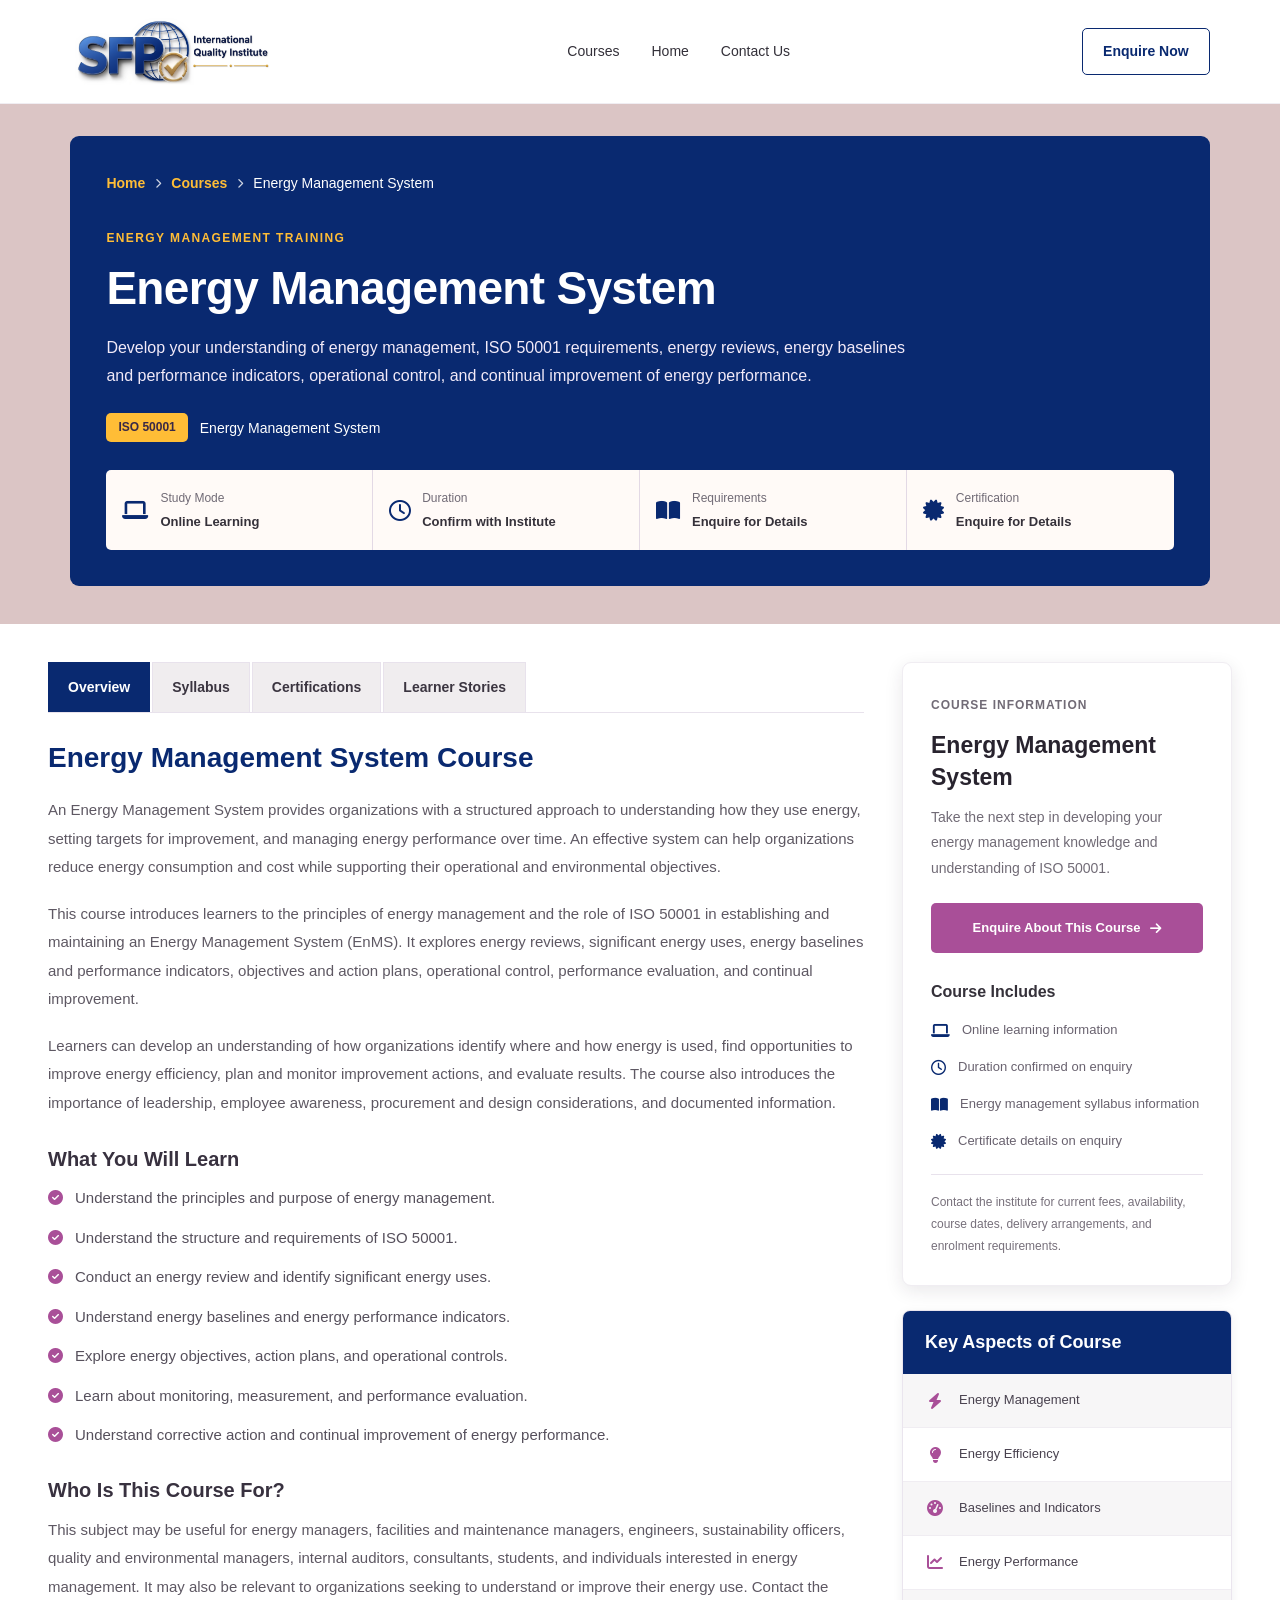
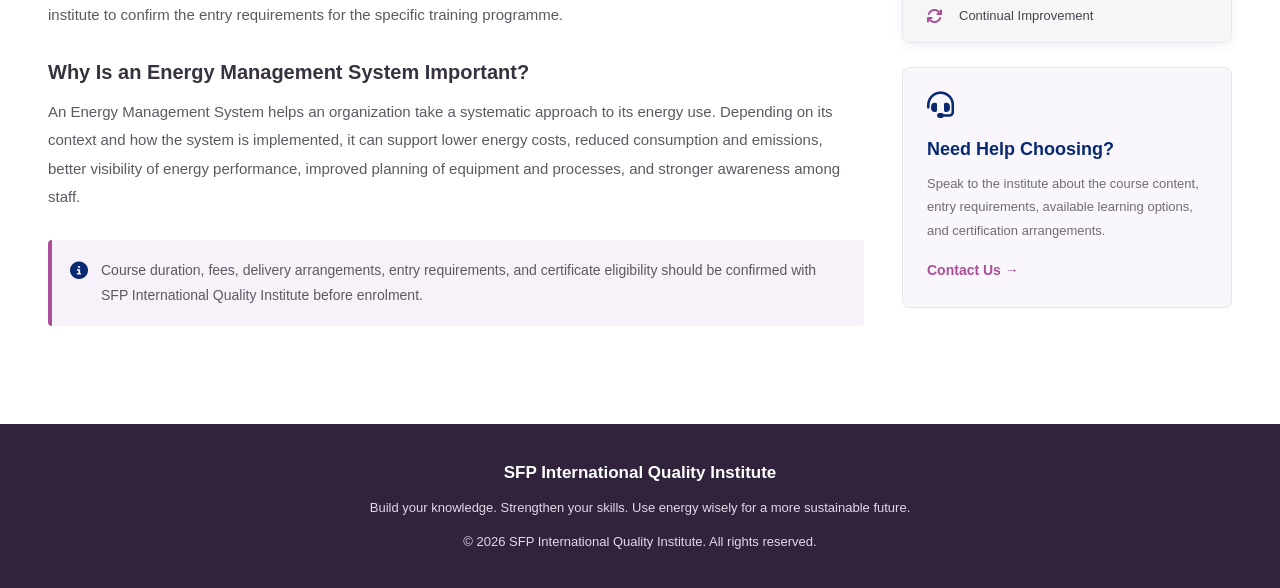
<file: energy.html>
<!DOCTYPE html>
<html lang="en">
<head>
    <meta charset="UTF-8">
    <meta name="viewport" content="width=device-width, initial-scale=1.0">

    <title>Energy Management System | SFP International Quality Institute</title>

    <meta name="description"
          content="Explore Energy Management System training, including ISO 50001, energy review, energy baselines and performance indicators, operational control, and continual improvement of energy performance.">

    <meta name="keywords"
          content="Energy Management System, ISO 50001, energy efficiency, energy performance, energy review, SFP International Quality Institute">

    <link rel="stylesheet" href="course.css">

    <link rel="stylesheet"
          href="https://cdnjs.cloudflare.com/ajax/libs/font-awesome/6.5.0/css/all.min.css">
</head>

<body>

    <!-- HEADER -->
    <header class="course-site-header">
        <a href="../index.html" class="site-logo">
            <img src="../images/logo_long_rect.png"
                 alt="SFP International Quality Institute">
        </a>

        <nav class="course-navigation" aria-label="Main navigation">
            <a href="../index.html#featured-courses">Courses</a>
            <a href="../index.html">Home</a>
            <a href="../contact.html">Contact Us</a>
        </nav>

        <a href="../contact.html" class="header-contact-btn">
            Enquire Now
        </a>

        <button class="mobile-menu-toggle"
                id="mobileMenuToggle"
                type="button"
                aria-label="Open navigation"
                aria-expanded="false">
            <i class="fa-solid fa-bars"></i>
        </button>
    </header>


    <!-- COURSE HERO -->
    <section class="course-hero">
        <div class="course-hero-container">

            <div class="course-breadcrumbs">
                <a href="../index.html">Home</a>
                <i class="fa-solid fa-chevron-right"></i>
                <a href="../index.html#featured-courses">Courses</a>
                <i class="fa-solid fa-chevron-right"></i>
                <span>Energy Management System</span>
            </div>

            <span class="hero-course-category">
                ENERGY MANAGEMENT TRAINING
            </span>

            <h1>Energy Management System</h1>

            <p class="hero-course-description">
                Develop your understanding of energy management,
                ISO 50001 requirements, energy reviews, energy baselines
                and performance indicators, operational control, and
                continual improvement of energy performance.
            </p>

            <div class="course-rating">
                <span class="rating-label">ISO 50001</span>
                <span>Energy Management System</span>
            </div>

            <div class="hero-course-facts">

                <div class="hero-fact">
                    <i class="fa-solid fa-laptop"></i>
                    <div>
                        <span>Study Mode</span>
                        <strong>Online Learning</strong>
                    </div>
                </div>

                <div class="hero-fact">
                    <i class="fa-regular fa-clock"></i>
                    <div>
                        <span>Duration</span>
                        <strong>Confirm with Institute</strong>
                    </div>
                </div>

                <div class="hero-fact">
                    <i class="fa-solid fa-book-open"></i>
                    <div>
                        <span>Requirements</span>
                        <strong>Enquire for Details</strong>
                    </div>
                </div>

                <div class="hero-fact">
                    <i class="fa-solid fa-certificate"></i>
                    <div>
                        <span>Certification</span>
                        <strong>Enquire for Details</strong>
                    </div>
                </div>

            </div>
        </div>
    </section>


    <!-- MAIN COURSE CONTENT -->
    <main class="course-page-container">

        <div class="course-main-column">

            <!-- COURSE TABS -->
            <nav class="course-tabs" aria-label="Course information tabs" role="tablist">

                <button class="course-tab active"
                        type="button"
                        id="tab-overview"
                        data-tab="overview"
                        aria-controls="overview"
                        aria-selected="true"
                        role="tab">
                    Overview
                </button>

                <button class="course-tab"
                        type="button"
                        id="tab-syllabus"
                        data-tab="syllabus"
                        aria-controls="syllabus"
                        aria-selected="false"
                        role="tab"
                        tabindex="-1">
                    Syllabus
                </button>

                <button class="course-tab"
                        type="button"
                        id="tab-certifications"
                        data-tab="certifications"
                        aria-controls="certifications"
                        aria-selected="false"
                        role="tab"
                        tabindex="-1">
                    Certifications
                </button>

                <button class="course-tab"
                        type="button"
                        id="tab-learner-stories"
                        data-tab="learner-stories"
                        aria-controls="learner-stories"
                        aria-selected="false"
                        role="tab"
                        tabindex="-1">
                    Learner Stories
                </button>

            </nav>


            <!-- OVERVIEW TAB -->
            <section class="course-tab-panel active"
                     id="overview"
                     role="tabpanel"
                     aria-labelledby="tab-overview">

                <h2>Energy Management System Course</h2>

                <p>
                    An Energy Management System provides organizations with
                    a structured approach to understanding how they use
                    energy, setting targets for improvement, and managing
                    energy performance over time. An effective system can
                    help organizations reduce energy consumption and cost
                    while supporting their operational and environmental
                    objectives.
                </p>

                <p>
                    This course introduces learners to the principles of
                    energy management and the role of ISO 50001 in
                    establishing and maintaining an Energy Management System
                    (EnMS). It explores energy reviews, significant energy
                    uses, energy baselines and performance indicators,
                    objectives and action plans, operational control,
                    performance evaluation, and continual improvement.
                </p>

                <p>
                    Learners can develop an understanding of how
                    organizations identify where and how energy is used,
                    find opportunities to improve energy efficiency, plan
                    and monitor improvement actions, and evaluate results.
                    The course also introduces the importance of leadership,
                    employee awareness, procurement and design
                    considerations, and documented information.
                </p>

                <h3>What You Will Learn</h3>

                <ul class="learning-list">
                    <li>
                        <i class="fa-solid fa-circle-check"></i>
                        Understand the principles and purpose of energy
                        management.
                    </li>
                    <li>
                        <i class="fa-solid fa-circle-check"></i>
                        Understand the structure and requirements of
                        ISO 50001.
                    </li>
                    <li>
                        <i class="fa-solid fa-circle-check"></i>
                        Conduct an energy review and identify significant
                        energy uses.
                    </li>
                    <li>
                        <i class="fa-solid fa-circle-check"></i>
                        Understand energy baselines and energy performance
                        indicators.
                    </li>
                    <li>
                        <i class="fa-solid fa-circle-check"></i>
                        Explore energy objectives, action plans, and
                        operational controls.
                    </li>
                    <li>
                        <i class="fa-solid fa-circle-check"></i>
                        Learn about monitoring, measurement, and performance
                        evaluation.
                    </li>
                    <li>
                        <i class="fa-solid fa-circle-check"></i>
                        Understand corrective action and continual
                        improvement of energy performance.
                    </li>
                </ul>

                <h3>Who Is This Course For?</h3>

                <p>
                    This subject may be useful for energy managers,
                    facilities and maintenance managers, engineers,
                    sustainability officers, quality and environmental
                    managers, internal auditors, consultants, students, and
                    individuals interested in energy management. It may also
                    be relevant to organizations seeking to understand or
                    improve their energy use. Contact the institute to
                    confirm the entry requirements for the specific training
                    programme.
                </p>

                <h3>Why Is an Energy Management System Important?</h3>

                <p>
                    An Energy Management System helps an organization take a
                    systematic approach to its energy use. Depending on its
                    context and how the system is implemented, it can
                    support lower energy costs, reduced consumption and
                    emissions, better visibility of energy performance,
                    improved planning of equipment and processes, and
                    stronger awareness among staff.
                </p>

                <div class="course-info-notice">
                    <i class="fa-solid fa-circle-info"></i>
                    <p>
                        Course duration, fees, delivery arrangements,
                        entry requirements, and certificate eligibility
                        should be confirmed with SFP International Quality
                        Institute before enrolment.
                    </p>
                </div>

            </section>


            <!-- SYLLABUS TAB -->
            <section class="course-tab-panel"
                     id="syllabus"
                     role="tabpanel"
                     aria-labelledby="tab-syllabus"
                     hidden>

                <h2>Energy Management System Course Syllabus</h2>

                <p>
                    The following is a proposed learning outline covering
                    core Energy Management System topics. The official
                    syllabus, course depth, and assessment arrangements
                    should be confirmed with the institute before this
                    outline is presented as the final curriculum.
                </p>

                <div class="syllabus-list">

                    <details class="syllabus-item" open>
                        <summary>
                            <span>
                                <i class="fa-solid fa-book"></i>
                                Module 1: Introduction to Energy Management
                            </span>
                            <i class="fa-solid fa-chevron-down"></i>
                        </summary>

                        <div class="syllabus-content">
                            <ul>
                                <li>Meaning and purpose of energy management</li>
                                <li>Energy sources, use, and efficiency</li>
                                <li>Benefits of an Energy Management System</li>
                                <li>Roles and responsibilities in energy management</li>
                            </ul>
                        </div>
                    </details>

                    <details class="syllabus-item">
                        <summary>
                            <span>
                                <i class="fa-solid fa-book"></i>
                                Module 2: Introduction to ISO 50001
                            </span>
                            <i class="fa-solid fa-chevron-down"></i>
                        </summary>

                        <div class="syllabus-content">
                            <ul>
                                <li>Purpose, scope, and application of ISO 50001</li>
                                <li>Structure and main elements of the standard</li>
                                <li>Understanding organizational context</li>
                                <li>Leadership, energy policy, and responsibilities</li>
                            </ul>
                        </div>
                    </details>

                    <details class="syllabus-item">
                        <summary>
                            <span>
                                <i class="fa-solid fa-book"></i>
                                Module 3: Energy Review and Significant Energy Uses
                            </span>
                            <i class="fa-solid fa-chevron-down"></i>
                        </summary>

                        <div class="syllabus-content">
                            <ul>
                                <li>Analysing energy use and consumption</li>
                                <li>Identifying significant energy uses</li>
                                <li>Identifying variables that affect energy performance</li>
                                <li>Identifying opportunities for improving energy performance</li>
                            </ul>
                        </div>
                    </details>

                    <details class="syllabus-item">
                        <summary>
                            <span>
                                <i class="fa-solid fa-book"></i>
                                Module 4: Baselines and Energy Performance Indicators
                            </span>
                            <i class="fa-solid fa-chevron-down"></i>
                        </summary>

                        <div class="syllabus-content">
                            <ul>
                                <li>Establishing energy baselines</li>
                                <li>Selecting energy performance indicators</li>
                                <li>Normalizing data for relevant variables</li>
                                <li>Planning for energy data collection</li>
                            </ul>
                        </div>
                    </details>

                    <details class="syllabus-item">
                        <summary>
                            <span>
                                <i class="fa-solid fa-book"></i>
                                Module 5: Planning and Operational Control
                            </span>
                            <i class="fa-solid fa-chevron-down"></i>
                        </summary>

                        <div class="syllabus-content">
                            <ul>
                                <li>Establishing energy objectives and action plans</li>
                                <li>Operational planning and control of significant energy uses</li>
                                <li>Maintenance and efficient operation of equipment</li>
                                <li>Energy considerations in design and procurement</li>
                                <li>Raising energy awareness and competence</li>
                            </ul>
                        </div>
                    </details>

                    <details class="syllabus-item">
                        <summary>
                            <span>
                                <i class="fa-solid fa-book"></i>
                                Module 6: Energy Efficiency Opportunities
                            </span>
                            <i class="fa-solid fa-chevron-down"></i>
                        </summary>

                        <div class="syllabus-content">
                            <ul>
                                <li>Efficiency of lighting, heating, cooling, and ventilation</li>
                                <li>Motors, pumps, compressed air, and process equipment</li>
                                <li>Renewable energy and alternative sources</li>
                                <li>Evaluating costs, savings, and payback of improvements</li>
                            </ul>
                        </div>
                    </details>

                    <details class="syllabus-item">
                        <summary>
                            <span>
                                <i class="fa-solid fa-book"></i>
                                Module 7: Energy Performance Evaluation
                            </span>
                            <i class="fa-solid fa-chevron-down"></i>
                        </summary>

                        <div class="syllabus-content">
                            <ul>
                                <li>Monitoring, measurement, and analysis of energy performance</li>
                                <li>Evaluating compliance with legal and other requirements</li>
                                <li>Internal audits and management review</li>
                                <li>Documented information and record control</li>
                            </ul>
                        </div>
                    </details>

                    <details class="syllabus-item">
                        <summary>
                            <span>
                                <i class="fa-solid fa-book"></i>
                                Module 8: Nonconformity and Continual Improvement
                            </span>
                            <i class="fa-solid fa-chevron-down"></i>
                        </summary>

                        <div class="syllabus-content">
                            <ul>
                                <li>Identifying nonconformities in the system</li>
                                <li>Corrective action and root-cause analysis</li>
                                <li>Reviewing the Energy Management System</li>
                                <li>Continual improvement of energy performance</li>
                            </ul>
                        </div>
                    </details>

                </div>
            </section>


            <!-- CERTIFICATIONS TAB -->
            <section class="course-tab-panel"
                     id="certifications"
                     role="tabpanel"
                     aria-labelledby="tab-certifications"
                     hidden>

                <h2>Energy Management Certification Information</h2>

                <p>
                    Certification arrangements depend on the specific
                    training programme offered by the institute. Before
                    enrolling, learners should confirm the course level,
                    assessment requirements, certificate eligibility, and
                    issuing organization.
                </p>

                <div class="certification-card">
                    <div class="certification-icon">
                        <i class="fa-solid fa-award"></i>
                    </div>

                    <div>
                        <h3>Energy Management Course Certificate</h3>
                        <p>
                            Contact the institute to confirm whether a
                            certificate is offered, the completion criteria,
                            assessment requirements, and the organization
                            responsible for issuing it.
                        </p>
                    </div>
                </div>

                <div class="certification-card">
                    <div class="certification-icon">
                        <i class="fa-solid fa-bolt"></i>
                    </div>

                    <div>
                        <h3>ISO 50001 Learning and Implementation</h3>
                        <p>
                            Training may help learners understand ISO 50001
                            requirements and how an Energy Management System
                            can be implemented and maintained. Confirm with
                            the institute whether the programme covers
                            awareness, implementation, internal auditing,
                            or another specific course level.
                        </p>
                    </div>
                </div>

                <div class="course-info-notice">
                    <i class="fa-solid fa-circle-info"></i>
                    <p>
                        Completing a training course does not, by itself,
                        certify an organization's Energy Management System
                        to ISO 50001. Organizational certification involves
                        a separate conformity assessment conducted through
                        an appropriate certification process.
                    </p>
                </div>

                <a href="../contact.html" class="primary-course-button">
                    Ask About Certification
                    <i class="fa-solid fa-arrow-right"></i>
                </a>

            </section>


            <!-- LEARNER STORIES TAB -->
            <section class="course-tab-panel"
                     id="learner-stories"
                     role="tabpanel"
                     aria-labelledby="tab-learner-stories"
                     hidden>

                <h2>Learner Stories</h2>

                <p>
                    Learning about energy management can help participants
                    connect energy principles with practical workplace
                    responsibilities. Contact the institute for information
                    about learner feedback and course experiences.
                </p>

                <div class="learner-story-placeholder">
                    <i class="fa-solid fa-comments"></i>

                    <h3>Hear From Our Learners</h3>

                    <p>
                        Verified learner reviews and testimonials can be
                        added here as they become available.
                    </p>

                    <a href="../contact.html" class="secondary-course-button">
                        Contact the Institute
                    </a>
                </div>

            </section>

        </div>


        <!-- RIGHT SIDEBAR -->
        <aside class="course-sidebar">

            <!-- ENROLMENT CARD -->
            <div class="enrolment-card">

                <span class="sidebar-eyebrow">COURSE INFORMATION</span>

                <h2>Energy Management System</h2>

                <p class="sidebar-intro">
                    Take the next step in developing your energy
                    management knowledge and understanding of ISO 50001.
                </p>

                <a href="../contact.html" class="enrolment-button">
                    Enquire About This Course
                    <i class="fa-solid fa-arrow-right"></i>
                </a>

                <h3>Course Includes</h3>

                <ul class="course-includes">
                    <li>
                        <i class="fa-solid fa-laptop"></i>
                        Online learning information
                    </li>
                    <li>
                        <i class="fa-regular fa-clock"></i>
                        Duration confirmed on enquiry
                    </li>
                    <li>
                        <i class="fa-solid fa-book-open"></i>
                        Energy management syllabus information
                    </li>
                    <li>
                        <i class="fa-solid fa-certificate"></i>
                        Certificate details on enquiry
                    </li>
                </ul>

                <p class="sidebar-note">
                    Contact the institute for current fees, availability,
                    course dates, delivery arrangements, and enrolment
                    requirements.
                </p>

            </div>


            <!-- KEY ASPECTS CARD -->
            <div class="key-aspects-card">

                <h2>Key Aspects of Course</h2>

                <div class="key-aspect">
                    <i class="fa-solid fa-bolt"></i>
                    <span>Energy Management</span>
                </div>

                <div class="key-aspect">
                    <i class="fa-solid fa-lightbulb"></i>
                    <span>Energy Efficiency</span>
                </div>

                <div class="key-aspect">
                    <i class="fa-solid fa-gauge-high"></i>
                    <span>Baselines and Indicators</span>
                </div>

                <div class="key-aspect">
                    <i class="fa-solid fa-chart-line"></i>
                    <span>Energy Performance</span>
                </div>

                <div class="key-aspect">
                    <i class="fa-solid fa-arrows-rotate"></i>
                    <span>Continual Improvement</span>
                </div>

            </div>


            <!-- HELP CARD -->
            <div class="course-help-card">
                <i class="fa-solid fa-headset"></i>

                <h3>Need Help Choosing?</h3>

                <p>
                    Speak to the institute about the course content,
                    entry requirements, available learning options, and
                    certification arrangements.
                </p>

                <a href="../contact.html">Contact Us →</a>
            </div>

        </aside>

    </main>


    <!-- FOOTER -->
    <footer class="course-page-footer">
        <div class="footer-inner">

            <a href="../index.html">
                SFP International Quality Institute
            </a>

            <p>
                Build your knowledge. Strengthen your skills.
                Use energy wisely for a more sustainable future.
            </p>

            <p>
                &copy; <span id="courseFooterYear"></span>
                SFP International Quality Institute. All rights reserved.
            </p>

        </div>
    </footer>


    <script src="main.js"></script>

</body>
</html>
</file>
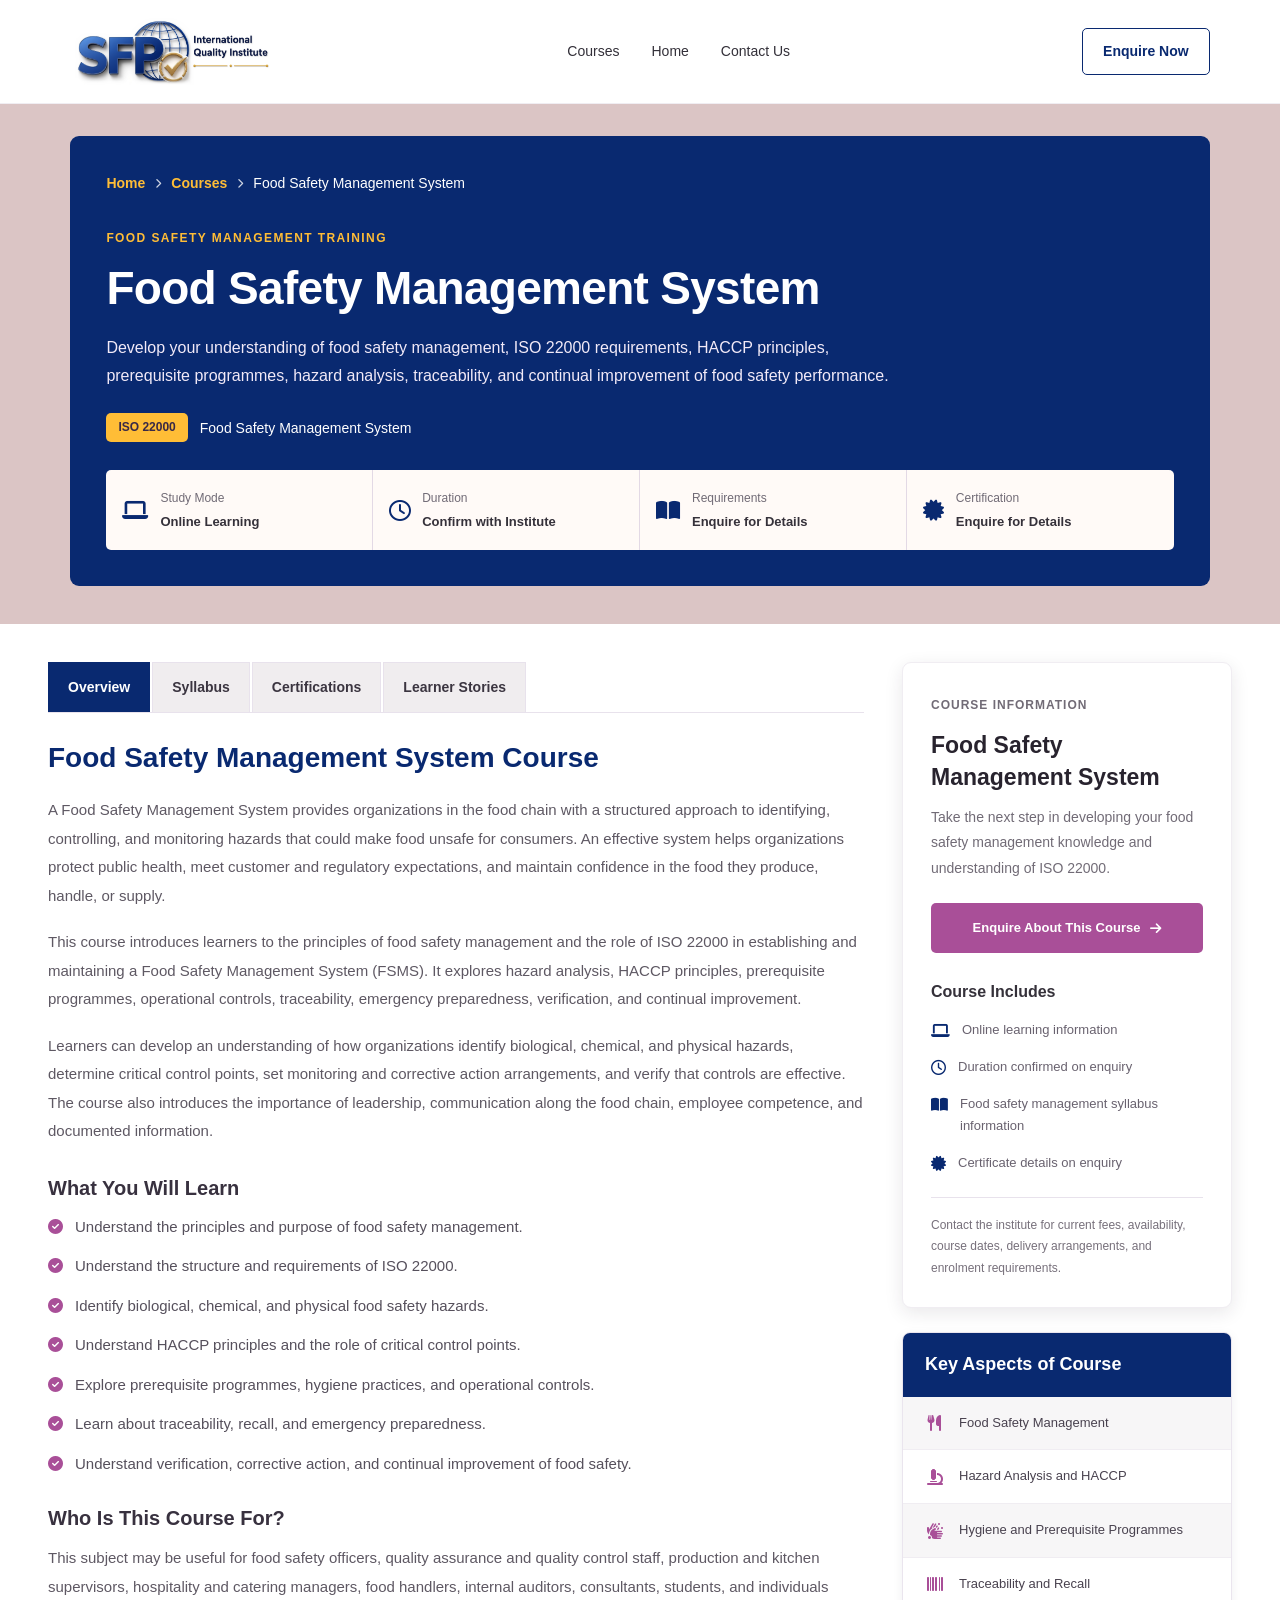
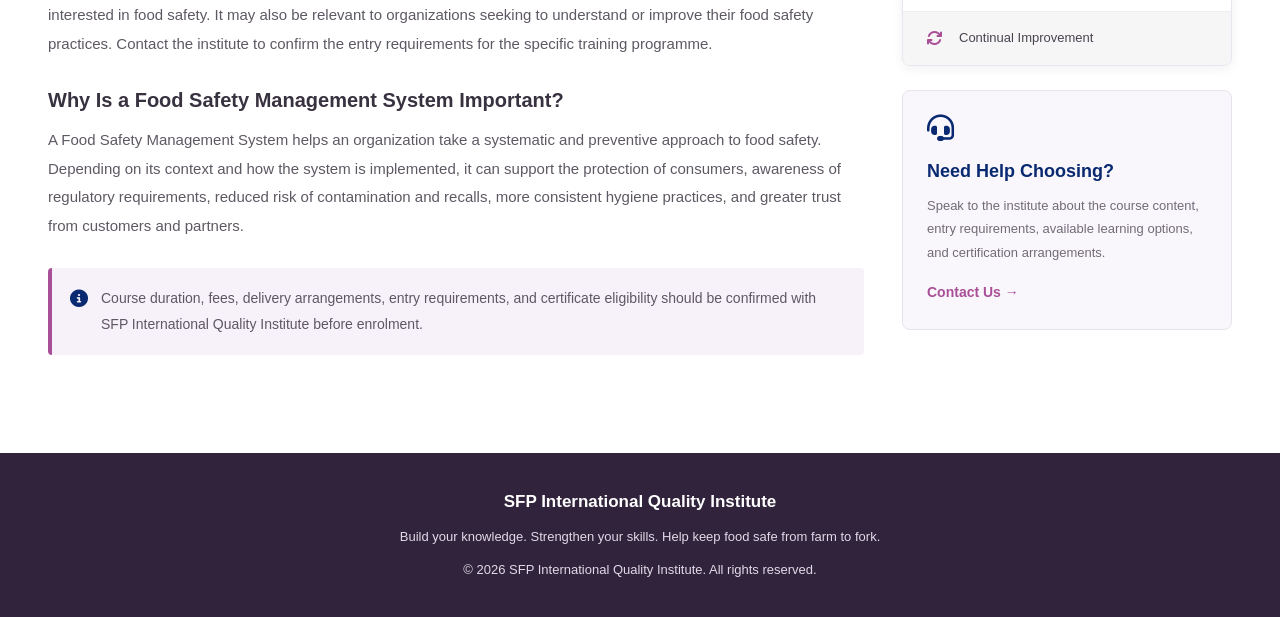
<file: fms.html>
<!DOCTYPE html>
<html lang="en">
<head>
    <meta charset="UTF-8">
    <meta name="viewport" content="width=device-width, initial-scale=1.0">

    <title>Food Safety Management System | SFP International Quality Institute</title>

    <meta name="description"
          content="Explore Food Safety Management System training, including ISO 22000, HACCP principles, prerequisite programmes, hazard analysis, traceability, and continual improvement of food safety.">

    <meta name="keywords"
          content="Food Safety Management System, ISO 22000, HACCP, food safety training, prerequisite programmes, SFP International Quality Institute">

    <link rel="stylesheet" href="course.css">

    <link rel="stylesheet"
          href="https://cdnjs.cloudflare.com/ajax/libs/font-awesome/6.5.0/css/all.min.css">
</head>

<body>

    <!-- HEADER -->
    <header class="course-site-header">
        <a href="../index.html" class="site-logo">
            <img src="../images/logo_long_rect.png"
                 alt="SFP International Quality Institute">
        </a>

        <nav class="course-navigation" aria-label="Main navigation">
            <a href="../index.html#featured-courses">Courses</a>
            <a href="../index.html">Home</a>
            <a href="../contact.html">Contact Us</a>
        </nav>

        <a href="../contact.html" class="header-contact-btn">
            Enquire Now
        </a>

        <button class="mobile-menu-toggle"
                id="mobileMenuToggle"
                type="button"
                aria-label="Open navigation"
                aria-expanded="false">
            <i class="fa-solid fa-bars"></i>
        </button>
    </header>


    <!-- COURSE HERO -->
    <section class="course-hero">
        <div class="course-hero-container">

            <div class="course-breadcrumbs">
                <a href="../index.html">Home</a>
                <i class="fa-solid fa-chevron-right"></i>
                <a href="../index.html#featured-courses">Courses</a>
                <i class="fa-solid fa-chevron-right"></i>
                <span>Food Safety Management System</span>
            </div>

            <span class="hero-course-category">
                FOOD SAFETY MANAGEMENT TRAINING
            </span>

            <h1>Food Safety Management System</h1>

            <p class="hero-course-description">
                Develop your understanding of food safety management,
                ISO 22000 requirements, HACCP principles, prerequisite
                programmes, hazard analysis, traceability, and continual
                improvement of food safety performance.
            </p>

            <div class="course-rating">
                <span class="rating-label">ISO 22000</span>
                <span>Food Safety Management System</span>
            </div>

            <div class="hero-course-facts">

                <div class="hero-fact">
                    <i class="fa-solid fa-laptop"></i>
                    <div>
                        <span>Study Mode</span>
                        <strong>Online Learning</strong>
                    </div>
                </div>

                <div class="hero-fact">
                    <i class="fa-regular fa-clock"></i>
                    <div>
                        <span>Duration</span>
                        <strong>Confirm with Institute</strong>
                    </div>
                </div>

                <div class="hero-fact">
                    <i class="fa-solid fa-book-open"></i>
                    <div>
                        <span>Requirements</span>
                        <strong>Enquire for Details</strong>
                    </div>
                </div>

                <div class="hero-fact">
                    <i class="fa-solid fa-certificate"></i>
                    <div>
                        <span>Certification</span>
                        <strong>Enquire for Details</strong>
                    </div>
                </div>

            </div>
        </div>
    </section>


    <!-- MAIN COURSE CONTENT -->
    <main class="course-page-container">

        <div class="course-main-column">

            <!-- COURSE TABS -->
            <nav class="course-tabs" aria-label="Course information tabs" role="tablist">

                <button class="course-tab active"
                        type="button"
                        id="tab-overview"
                        data-tab="overview"
                        aria-controls="overview"
                        aria-selected="true"
                        role="tab">
                    Overview
                </button>

                <button class="course-tab"
                        type="button"
                        id="tab-syllabus"
                        data-tab="syllabus"
                        aria-controls="syllabus"
                        aria-selected="false"
                        role="tab"
                        tabindex="-1">
                    Syllabus
                </button>

                <button class="course-tab"
                        type="button"
                        id="tab-certifications"
                        data-tab="certifications"
                        aria-controls="certifications"
                        aria-selected="false"
                        role="tab"
                        tabindex="-1">
                    Certifications
                </button>

                <button class="course-tab"
                        type="button"
                        id="tab-learner-stories"
                        data-tab="learner-stories"
                        aria-controls="learner-stories"
                        aria-selected="false"
                        role="tab"
                        tabindex="-1">
                    Learner Stories
                </button>

            </nav>


            <!-- OVERVIEW TAB -->
            <section class="course-tab-panel active"
                     id="overview"
                     role="tabpanel"
                     aria-labelledby="tab-overview">

                <h2>Food Safety Management System Course</h2>

                <p>
                    A Food Safety Management System provides organizations
                    in the food chain with a structured approach to
                    identifying, controlling, and monitoring hazards that
                    could make food unsafe for consumers. An effective
                    system helps organizations protect public health,
                    meet customer and regulatory expectations, and maintain
                    confidence in the food they produce, handle, or supply.
                </p>

                <p>
                    This course introduces learners to the principles of
                    food safety management and the role of ISO 22000 in
                    establishing and maintaining a Food Safety Management
                    System (FSMS). It explores hazard analysis, HACCP
                    principles, prerequisite programmes, operational
                    controls, traceability, emergency preparedness,
                    verification, and continual improvement.
                </p>

                <p>
                    Learners can develop an understanding of how
                    organizations identify biological, chemical, and
                    physical hazards, determine critical control points,
                    set monitoring and corrective action arrangements, and
                    verify that controls are effective. The course also
                    introduces the importance of leadership, communication
                    along the food chain, employee competence, and
                    documented information.
                </p>

                <h3>What You Will Learn</h3>

                <ul class="learning-list">
                    <li>
                        <i class="fa-solid fa-circle-check"></i>
                        Understand the principles and purpose of food safety
                        management.
                    </li>
                    <li>
                        <i class="fa-solid fa-circle-check"></i>
                        Understand the structure and requirements of
                        ISO 22000.
                    </li>
                    <li>
                        <i class="fa-solid fa-circle-check"></i>
                        Identify biological, chemical, and physical food
                        safety hazards.
                    </li>
                    <li>
                        <i class="fa-solid fa-circle-check"></i>
                        Understand HACCP principles and the role of critical
                        control points.
                    </li>
                    <li>
                        <i class="fa-solid fa-circle-check"></i>
                        Explore prerequisite programmes, hygiene practices,
                        and operational controls.
                    </li>
                    <li>
                        <i class="fa-solid fa-circle-check"></i>
                        Learn about traceability, recall, and emergency
                        preparedness.
                    </li>
                    <li>
                        <i class="fa-solid fa-circle-check"></i>
                        Understand verification, corrective action, and
                        continual improvement of food safety.
                    </li>
                </ul>

                <h3>Who Is This Course For?</h3>

                <p>
                    This subject may be useful for food safety officers,
                    quality assurance and quality control staff, production
                    and kitchen supervisors, hospitality and catering
                    managers, food handlers, internal auditors, consultants,
                    students, and individuals interested in food safety. It
                    may also be relevant to organizations seeking to
                    understand or improve their food safety practices.
                    Contact the institute to confirm the entry requirements
                    for the specific training programme.
                </p>

                <h3>Why Is a Food Safety Management System Important?</h3>

                <p>
                    A Food Safety Management System helps an organization
                    take a systematic and preventive approach to food
                    safety. Depending on its context and how the system is
                    implemented, it can support the protection of consumers,
                    awareness of regulatory requirements, reduced risk of
                    contamination and recalls, more consistent hygiene
                    practices, and greater trust from customers and
                    partners.
                </p>

                <div class="course-info-notice">
                    <i class="fa-solid fa-circle-info"></i>
                    <p>
                        Course duration, fees, delivery arrangements,
                        entry requirements, and certificate eligibility
                        should be confirmed with SFP International Quality
                        Institute before enrolment.
                    </p>
                </div>

            </section>


            <!-- SYLLABUS TAB -->
            <section class="course-tab-panel"
                     id="syllabus"
                     role="tabpanel"
                     aria-labelledby="tab-syllabus"
                     hidden>

                <h2>Food Safety Management System Course Syllabus</h2>

                <p>
                    The following is a proposed learning outline covering
                    core Food Safety Management System topics. The official
                    syllabus, course depth, and assessment arrangements
                    should be confirmed with the institute before this
                    outline is presented as the final curriculum.
                </p>

                <div class="syllabus-list">

                    <details class="syllabus-item" open>
                        <summary>
                            <span>
                                <i class="fa-solid fa-book"></i>
                                Module 1: Introduction to Food Safety Management
                            </span>
                            <i class="fa-solid fa-chevron-down"></i>
                        </summary>

                        <div class="syllabus-content">
                            <ul>
                                <li>Meaning and purpose of food safety management</li>
                                <li>Foodborne illness and public health</li>
                                <li>Benefits of a Food Safety Management System</li>
                                <li>Roles and responsibilities in food safety</li>
                            </ul>
                        </div>
                    </details>

                    <details class="syllabus-item">
                        <summary>
                            <span>
                                <i class="fa-solid fa-book"></i>
                                Module 2: Introduction to ISO 22000
                            </span>
                            <i class="fa-solid fa-chevron-down"></i>
                        </summary>

                        <div class="syllabus-content">
                            <ul>
                                <li>Purpose, scope, and application of ISO 22000</li>
                                <li>Structure and main elements of the standard</li>
                                <li>Understanding organizational context and the food chain</li>
                                <li>Leadership, food safety policy, and responsibilities</li>
                            </ul>
                        </div>
                    </details>

                    <details class="syllabus-item">
                        <summary>
                            <span>
                                <i class="fa-solid fa-book"></i>
                                Module 3: Food Safety Hazards
                            </span>
                            <i class="fa-solid fa-chevron-down"></i>
                        </summary>

                        <div class="syllabus-content">
                            <ul>
                                <li>Biological hazards: bacteria, viruses, and parasites</li>
                                <li>Chemical hazards, including allergens and residues</li>
                                <li>Physical hazards and foreign matter</li>
                                <li>Cross-contamination and its prevention</li>
                            </ul>
                        </div>
                    </details>

                    <details class="syllabus-item">
                        <summary>
                            <span>
                                <i class="fa-solid fa-book"></i>
                                Module 4: Prerequisite Programmes and Hygiene
                            </span>
                            <i class="fa-solid fa-chevron-down"></i>
                        </summary>

                        <div class="syllabus-content">
                            <ul>
                                <li>Good hygiene and good manufacturing practices</li>
                                <li>Cleaning, sanitation, and pest control</li>
                                <li>Personal hygiene, health, and staff training</li>
                                <li>Premises, equipment, water, and waste management</li>
                            </ul>
                        </div>
                    </details>

                    <details class="syllabus-item">
                        <summary>
                            <span>
                                <i class="fa-solid fa-book"></i>
                                Module 5: HACCP and Hazard Control
                            </span>
                            <i class="fa-solid fa-chevron-down"></i>
                        </summary>

                        <div class="syllabus-content">
                            <ul>
                                <li>Preparing for hazard analysis: product and process description</li>
                                <li>Conducting a hazard analysis</li>
                                <li>Determining critical control points and critical limits</li>
                                <li>Monitoring, corrective actions, and record keeping</li>
                                <li>Controlling hazards from suppliers and outsourced processes</li>
                            </ul>
                        </div>
                    </details>

                    <details class="syllabus-item">
                        <summary>
                            <span>
                                <i class="fa-solid fa-book"></i>
                                Module 6: Traceability, Recall, and Emergency Preparedness
                            </span>
                            <i class="fa-solid fa-chevron-down"></i>
                        </summary>

                        <div class="syllabus-content">
                            <ul>
                                <li>Traceability systems for products and ingredients</li>
                                <li>Handling nonconforming and potentially unsafe products</li>
                                <li>Withdrawal and recall procedures</li>
                                <li>Preparing for and responding to food safety emergencies</li>
                            </ul>
                        </div>
                    </details>

                    <details class="syllabus-item">
                        <summary>
                            <span>
                                <i class="fa-solid fa-book"></i>
                                Module 7: Verification and Performance Evaluation
                            </span>
                            <i class="fa-solid fa-chevron-down"></i>
                        </summary>

                        <div class="syllabus-content">
                            <ul>
                                <li>Verification and validation of control measures</li>
                                <li>Monitoring and measuring food safety performance</li>
                                <li>Internal audits and management review</li>
                                <li>Documented information and record control</li>
                            </ul>
                        </div>
                    </details>

                    <details class="syllabus-item">
                        <summary>
                            <span>
                                <i class="fa-solid fa-book"></i>
                                Module 8: Nonconformity and Continual Improvement
                            </span>
                            <i class="fa-solid fa-chevron-down"></i>
                        </summary>

                        <div class="syllabus-content">
                            <ul>
                                <li>Identifying nonconformities in the system</li>
                                <li>Corrective action and root-cause analysis</li>
                                <li>Updating the Food Safety Management System</li>
                                <li>Continual improvement of food safety performance</li>
                            </ul>
                        </div>
                    </details>

                </div>
            </section>


            <!-- CERTIFICATIONS TAB -->
            <section class="course-tab-panel"
                     id="certifications"
                     role="tabpanel"
                     aria-labelledby="tab-certifications"
                     hidden>

                <h2>Food Safety Management Certification Information</h2>

                <p>
                    Certification arrangements depend on the specific
                    training programme offered by the institute. Before
                    enrolling, learners should confirm the course level,
                    assessment requirements, certificate eligibility, and
                    issuing organization.
                </p>

                <div class="certification-card">
                    <div class="certification-icon">
                        <i class="fa-solid fa-award"></i>
                    </div>

                    <div>
                        <h3>Food Safety Management Course Certificate</h3>
                        <p>
                            Contact the institute to confirm whether a
                            certificate is offered, the completion criteria,
                            assessment requirements, and the organization
                            responsible for issuing it.
                        </p>
                    </div>
                </div>

                <div class="certification-card">
                    <div class="certification-icon">
                        <i class="fa-solid fa-utensils"></i>
                    </div>

                    <div>
                        <h3>ISO 22000 and HACCP Learning and Implementation</h3>
                        <p>
                            Training may help learners understand ISO 22000
                            requirements, HACCP principles, and how a Food
                            Safety Management System can be implemented and
                            maintained. Confirm with the institute whether
                            the programme covers awareness, implementation,
                            internal auditing, or another specific course
                            level.
                        </p>
                    </div>
                </div>

                <div class="course-info-notice">
                    <i class="fa-solid fa-circle-info"></i>
                    <p>
                        Completing a training course does not, by itself,
                        certify an organization's Food Safety Management
                        System to ISO 22000. Organizational certification
                        involves a separate conformity assessment conducted
                        through an appropriate certification process.
                    </p>
                </div>

                <a href="../contact.html" class="primary-course-button">
                    Ask About Certification
                    <i class="fa-solid fa-arrow-right"></i>
                </a>

            </section>


            <!-- LEARNER STORIES TAB -->
            <section class="course-tab-panel"
                     id="learner-stories"
                     role="tabpanel"
                     aria-labelledby="tab-learner-stories"
                     hidden>

                <h2>Learner Stories</h2>

                <p>
                    Learning about food safety management can help
                    participants connect food safety principles with
                    practical workplace responsibilities. Contact the
                    institute for information about learner feedback and
                    course experiences.
                </p>

                <div class="learner-story-placeholder">
                    <i class="fa-solid fa-comments"></i>

                    <h3>Hear From Our Learners</h3>

                    <p>
                        Verified learner reviews and testimonials can be
                        added here as they become available.
                    </p>

                    <a href="../contact.html" class="secondary-course-button">
                        Contact the Institute
                    </a>
                </div>

            </section>

        </div>


        <!-- RIGHT SIDEBAR -->
        <aside class="course-sidebar">

            <!-- ENROLMENT CARD -->
            <div class="enrolment-card">

                <span class="sidebar-eyebrow">COURSE INFORMATION</span>

                <h2>Food Safety Management System</h2>

                <p class="sidebar-intro">
                    Take the next step in developing your food safety
                    management knowledge and understanding of ISO 22000.
                </p>

                <a href="../contact.html" class="enrolment-button">
                    Enquire About This Course
                    <i class="fa-solid fa-arrow-right"></i>
                </a>

                <h3>Course Includes</h3>

                <ul class="course-includes">
                    <li>
                        <i class="fa-solid fa-laptop"></i>
                        Online learning information
                    </li>
                    <li>
                        <i class="fa-regular fa-clock"></i>
                        Duration confirmed on enquiry
                    </li>
                    <li>
                        <i class="fa-solid fa-book-open"></i>
                        Food safety management syllabus information
                    </li>
                    <li>
                        <i class="fa-solid fa-certificate"></i>
                        Certificate details on enquiry
                    </li>
                </ul>

                <p class="sidebar-note">
                    Contact the institute for current fees, availability,
                    course dates, delivery arrangements, and enrolment
                    requirements.
                </p>

            </div>


            <!-- KEY ASPECTS CARD -->
            <div class="key-aspects-card">

                <h2>Key Aspects of Course</h2>

                <div class="key-aspect">
                    <i class="fa-solid fa-utensils"></i>
                    <span>Food Safety Management</span>
                </div>

                <div class="key-aspect">
                    <i class="fa-solid fa-microscope"></i>
                    <span>Hazard Analysis and HACCP</span>
                </div>

                <div class="key-aspect">
                    <i class="fa-solid fa-hands-bubbles"></i>
                    <span>Hygiene and Prerequisite Programmes</span>
                </div>

                <div class="key-aspect">
                    <i class="fa-solid fa-barcode"></i>
                    <span>Traceability and Recall</span>
                </div>

                <div class="key-aspect">
                    <i class="fa-solid fa-arrows-rotate"></i>
                    <span>Continual Improvement</span>
                </div>

            </div>


            <!-- HELP CARD -->
            <div class="course-help-card">
                <i class="fa-solid fa-headset"></i>

                <h3>Need Help Choosing?</h3>

                <p>
                    Speak to the institute about the course content,
                    entry requirements, available learning options, and
                    certification arrangements.
                </p>

                <a href="../contact.html">Contact Us →</a>
            </div>

        </aside>

    </main>


    <!-- FOOTER -->
    <footer class="course-page-footer">
        <div class="footer-inner">

            <a href="../index.html">
                SFP International Quality Institute
            </a>

            <p>
                Build your knowledge. Strengthen your skills.
                Help keep food safe from farm to fork.
            </p>

            <p>
                &copy; <span id="courseFooterYear"></span>
                SFP International Quality Institute. All rights reserved.
            </p>

        </div>
    </footer>


    <script src="main.js"></script>

</body>
</html>
</file>
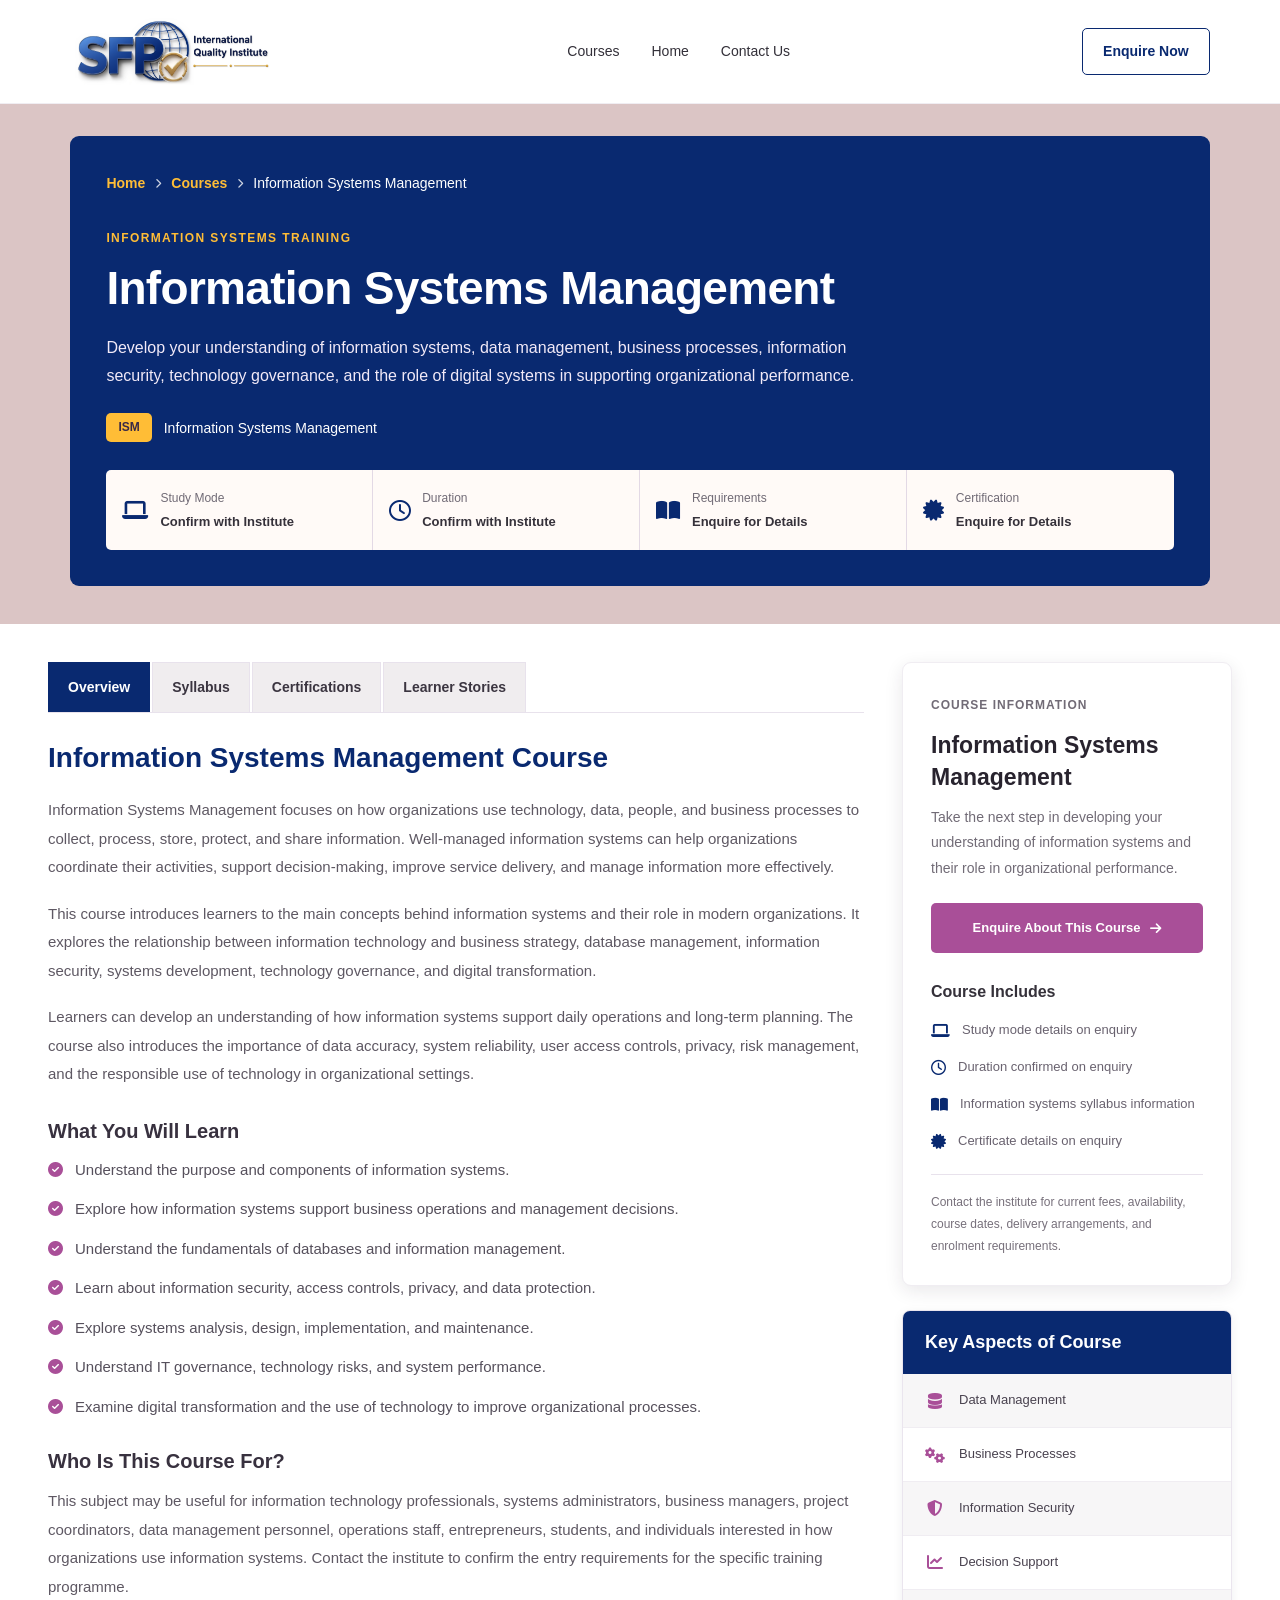
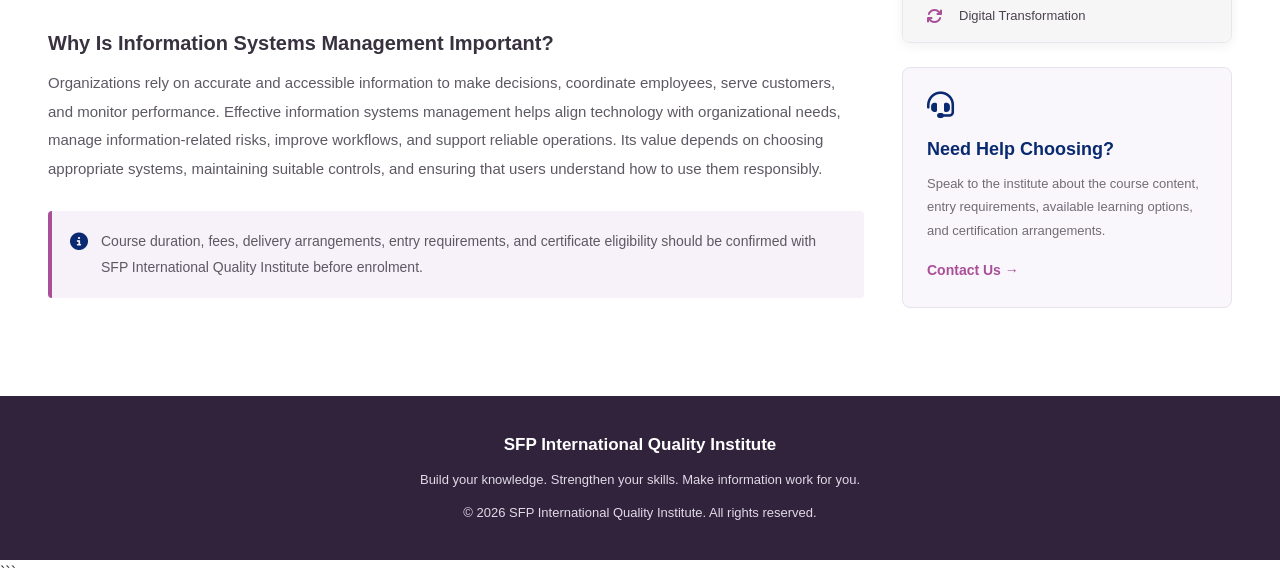
<file: ism.html>
<!DOCTYPE html>
<html lang="en">
<head>
    <meta charset="UTF-8">
    <meta name="viewport" content="width=device-width, initial-scale=1.0">

    <title>Information Systems Management | SFP International Quality Institute</title>

    <meta name="description"
          content="Explore Information Systems Management training, including information systems, data management, business processes, information security, digital transformation, and IT governance.">

    <meta name="keywords"
          content="Information Systems Management, information technology, data management, IT governance, information security, digital transformation, SFP International Quality Institute">

    <link rel="stylesheet" href="course.css">

    <link rel="stylesheet"
          href="https://cdnjs.cloudflare.com/ajax/libs/font-awesome/6.5.0/css/all.min.css">
</head>

<body>

    <!-- HEADER -->
    <header class="course-site-header">
        <a href="../index.html" class="site-logo">
            <img src="../images/logo_long_rect.png"
                 alt="SFP International Quality Institute">
        </a>

        <nav class="course-navigation" aria-label="Main navigation">
            <a href="../index.html#featured-courses">Courses</a>
            <a href="../index.html">Home</a>
            <a href="../contact.html">Contact Us</a>
        </nav>

        <a href="../contact.html" class="header-contact-btn">
            Enquire Now
        </a>

        <button class="mobile-menu-toggle"
                id="mobileMenuToggle"
                type="button"
                aria-label="Open navigation"
                aria-expanded="false">
            <i class="fa-solid fa-bars"></i>
        </button>
    </header>


    <!-- COURSE HERO -->
    <section class="course-hero">
        <div class="course-hero-container">

            <div class="course-breadcrumbs">
                <a href="../index.html">Home</a>
                <i class="fa-solid fa-chevron-right"></i>
                <a href="../index.html#featured-courses">Courses</a>
                <i class="fa-solid fa-chevron-right"></i>
                <span>Information Systems Management</span>
            </div>

            <span class="hero-course-category">
                INFORMATION SYSTEMS TRAINING
            </span>

            <h1>Information Systems Management</h1>

            <p class="hero-course-description">
                Develop your understanding of information systems, data
                management, business processes, information security,
                technology governance, and the role of digital systems
                in supporting organizational performance.
            </p>

            <div class="course-rating">
                <span class="rating-label">ISM</span>
                <span>Information Systems Management</span>
            </div>

            <div class="hero-course-facts">

                <div class="hero-fact">
                    <i class="fa-solid fa-laptop"></i>
                    <div>
                        <span>Study Mode</span>
                        <strong>Confirm with Institute</strong>
                    </div>
                </div>

                <div class="hero-fact">
                    <i class="fa-regular fa-clock"></i>
                    <div>
                        <span>Duration</span>
                        <strong>Confirm with Institute</strong>
                    </div>
                </div>

                <div class="hero-fact">
                    <i class="fa-solid fa-book-open"></i>
                    <div>
                        <span>Requirements</span>
                        <strong>Enquire for Details</strong>
                    </div>
                </div>

                <div class="hero-fact">
                    <i class="fa-solid fa-certificate"></i>
                    <div>
                        <span>Certification</span>
                        <strong>Enquire for Details</strong>
                    </div>
                </div>

            </div>
        </div>
    </section>


    <!-- MAIN COURSE CONTENT -->
    <main class="course-page-container">

        <div class="course-main-column">

            <!-- COURSE TABS -->
            <nav class="course-tabs"
                 aria-label="Course information tabs"
                 role="tablist">

                <button class="course-tab active"
                        type="button"
                        id="tab-overview"
                        data-tab="overview"
                        aria-controls="overview"
                        aria-selected="true"
                        role="tab">
                    Overview
                </button>

                <button class="course-tab"
                        type="button"
                        id="tab-syllabus"
                        data-tab="syllabus"
                        aria-controls="syllabus"
                        aria-selected="false"
                        role="tab"
                        tabindex="-1">
                    Syllabus
                </button>

                <button class="course-tab"
                        type="button"
                        id="tab-certifications"
                        data-tab="certifications"
                        aria-controls="certifications"
                        aria-selected="false"
                        role="tab"
                        tabindex="-1">
                    Certifications
                </button>

                <button class="course-tab"
                        type="button"
                        id="tab-learner-stories"
                        data-tab="learner-stories"
                        aria-controls="learner-stories"
                        aria-selected="false"
                        role="tab"
                        tabindex="-1">
                    Learner Stories
                </button>

            </nav>


            <!-- OVERVIEW TAB -->
            <section class="course-tab-panel active"
                     id="overview"
                     role="tabpanel"
                     aria-labelledby="tab-overview">

                <h2>Information Systems Management Course</h2>

                <p>
                    Information Systems Management focuses on how
                    organizations use technology, data, people, and
                    business processes to collect, process, store, protect,
                    and share information. Well-managed information systems
                    can help organizations coordinate their activities,
                    support decision-making, improve service delivery,
                    and manage information more effectively.
                </p>

                <p>
                    This course introduces learners to the main concepts
                    behind information systems and their role in modern
                    organizations. It explores the relationship between
                    information technology and business strategy, database
                    management, information security, systems development,
                    technology governance, and digital transformation.
                </p>

                <p>
                    Learners can develop an understanding of how information
                    systems support daily operations and long-term planning.
                    The course also introduces the importance of data
                    accuracy, system reliability, user access controls,
                    privacy, risk management, and the responsible use of
                    technology in organizational settings.
                </p>

                <h3>What You Will Learn</h3>

                <ul class="learning-list">
                    <li>
                        <i class="fa-solid fa-circle-check"></i>
                        Understand the purpose and components of information
                        systems.
                    </li>
                    <li>
                        <i class="fa-solid fa-circle-check"></i>
                        Explore how information systems support business
                        operations and management decisions.
                    </li>
                    <li>
                        <i class="fa-solid fa-circle-check"></i>
                        Understand the fundamentals of databases and
                        information management.
                    </li>
                    <li>
                        <i class="fa-solid fa-circle-check"></i>
                        Learn about information security, access controls,
                        privacy, and data protection.
                    </li>
                    <li>
                        <i class="fa-solid fa-circle-check"></i>
                        Explore systems analysis, design, implementation,
                        and maintenance.
                    </li>
                    <li>
                        <i class="fa-solid fa-circle-check"></i>
                        Understand IT governance, technology risks, and
                        system performance.
                    </li>
                    <li>
                        <i class="fa-solid fa-circle-check"></i>
                        Examine digital transformation and the use of
                        technology to improve organizational processes.
                    </li>
                </ul>

                <h3>Who Is This Course For?</h3>

                <p>
                    This subject may be useful for information technology
                    professionals, systems administrators, business
                    managers, project coordinators, data management
                    personnel, operations staff, entrepreneurs, students,
                    and individuals interested in how organizations use
                    information systems. Contact the institute to confirm
                    the entry requirements for the specific training
                    programme.
                </p>

                <h3>Why Is Information Systems Management Important?</h3>

                <p>
                    Organizations rely on accurate and accessible
                    information to make decisions, coordinate employees,
                    serve customers, and monitor performance. Effective
                    information systems management helps align technology
                    with organizational needs, manage information-related
                    risks, improve workflows, and support reliable
                    operations. Its value depends on choosing appropriate
                    systems, maintaining suitable controls, and ensuring
                    that users understand how to use them responsibly.
                </p>

                <div class="course-info-notice">
                    <i class="fa-solid fa-circle-info"></i>
                    <p>
                        Course duration, fees, delivery arrangements,
                        entry requirements, and certificate eligibility
                        should be confirmed with SFP International Quality
                        Institute before enrolment.
                    </p>
                </div>

            </section>


            <!-- SYLLABUS TAB -->
            <section class="course-tab-panel"
                     id="syllabus"
                     role="tabpanel"
                     aria-labelledby="tab-syllabus"
                     hidden>

                <h2>Information Systems Management Course Syllabus</h2>

                <p>
                    The following is a proposed learning outline covering
                    common Information Systems Management topics. Confirm
                    the official syllabus, course level, and assessment
                    arrangements with the institute before publishing this
                    outline as the final curriculum.
                </p>

                <div class="syllabus-list">

                    <details class="syllabus-item" open>
                        <summary>
                            <span>
                                <i class="fa-solid fa-book"></i>
                                Module 1: Introduction to Information Systems
                            </span>
                            <i class="fa-solid fa-chevron-down"></i>
                        </summary>

                        <div class="syllabus-content">
                            <ul>
                                <li>Meaning and purpose of information systems</li>
                                <li>Components: people, processes, data, and technology</li>
                                <li>Types of information systems used by organizations</li>
                                <li>Information systems in business operations</li>
                            </ul>
                        </div>
                    </details>

                    <details class="syllabus-item">
                        <summary>
                            <span>
                                <i class="fa-solid fa-book"></i>
                                Module 2: Business Processes and Decision-Making
                            </span>
                            <i class="fa-solid fa-chevron-down"></i>
                        </summary>

                        <div class="syllabus-content">
                            <ul>
                                <li>Business processes and information flows</li>
                                <li>Transaction processing and management reporting</li>
                                <li>Decision-support systems and business intelligence</li>
                                <li>Using information systems to improve efficiency</li>
                            </ul>
                        </div>
                    </details>

                    <details class="syllabus-item">
                        <summary>
                            <span>
                                <i class="fa-solid fa-book"></i>
                                Module 3: Data and Database Management
                            </span>
                            <i class="fa-solid fa-chevron-down"></i>
                        </summary>

                        <div class="syllabus-content">
                            <ul>
                                <li>Data, information, and knowledge</li>
                                <li>Introduction to databases and database management systems</li>
                                <li>Data quality, accuracy, and integrity</li>
                                <li>Data storage, access, backup, and recovery</li>
                            </ul>
                        </div>
                    </details>

                    <details class="syllabus-item">
                        <summary>
                            <span>
                                <i class="fa-solid fa-book"></i>
                                Module 4: Information Security and Privacy
                            </span>
                            <i class="fa-solid fa-chevron-down"></i>
                        </summary>

                        <div class="syllabus-content">
                            <ul>
                                <li>Fundamentals of information security</li>
                                <li>Confidentiality, integrity, and availability</li>
                                <li>User authentication and access control</li>
                                <li>Data privacy and responsible information handling</li>
                                <li>Security awareness and incident reporting</li>
                            </ul>
                        </div>
                    </details>

                    <details class="syllabus-item">
                        <summary>
                            <span>
                                <i class="fa-solid fa-book"></i>
                                Module 5: Systems Analysis and Development
                            </span>
                            <i class="fa-solid fa-chevron-down"></i>
                        </summary>

                        <div class="syllabus-content">
                            <ul>
                                <li>Identifying business and user requirements</li>
                                <li>Systems analysis and solution design</li>
                                <li>Introduction to systems development life cycles</li>
                                <li>Testing, implementation, and user training</li>
                                <li>System maintenance and change management</li>
                            </ul>
                        </div>
                    </details>

                    <details class="syllabus-item">
                        <summary>
                            <span>
                                <i class="fa-solid fa-book"></i>
                                Module 6: IT Infrastructure and Cloud Services
                            </span>
                            <i class="fa-solid fa-chevron-down"></i>
                        </summary>

                        <div class="syllabus-content">
                            <ul>
                                <li>Computer hardware, software, and networks</li>
                                <li>Servers, storage, and connectivity</li>
                                <li>Introduction to cloud computing and hosted services</li>
                                <li>Availability, reliability, and technical support</li>
                                <li>System continuity, backup, and recovery planning</li>
                            </ul>
                        </div>
                    </details>

                    <details class="syllabus-item">
                        <summary>
                            <span>
                                <i class="fa-solid fa-book"></i>
                                Module 7: IT Governance and Risk Management
                            </span>
                            <i class="fa-solid fa-chevron-down"></i>
                        </summary>

                        <div class="syllabus-content">
                            <ul>
                                <li>Aligning information technology with organizational objectives</li>
                                <li>IT policies, responsibilities, and accountability</li>
                                <li>Identifying and managing technology-related risks</li>
                                <li>Monitoring system performance and service delivery</li>
                                <li>Introduction to IT controls and compliance</li>
                            </ul>
                        </div>
                    </details>

                    <details class="syllabus-item">
                        <summary>
                            <span>
                                <i class="fa-solid fa-book"></i>
                                Module 8: Digital Transformation and Improvement
                            </span>
                            <i class="fa-solid fa-chevron-down"></i>
                        </summary>

                        <div class="syllabus-content">
                            <ul>
                                <li>Digital transformation in organizations</li>
                                <li>Business process automation</li>
                                <li>Introduction to emerging technologies and artificial intelligence</li>
                                <li>Evaluating technology investments and benefits</li>
                                <li>Continual improvement of information systems</li>
                            </ul>
                        </div>
                    </details>

                </div>
            </section>


            <!-- CERTIFICATIONS TAB -->
            <section class="course-tab-panel"
                     id="certifications"
                     role="tabpanel"
                     aria-labelledby="tab-certifications"
                     hidden>

                <h2>Information Systems Certification Information</h2>

                <p>
                    Certification arrangements depend on the specific
                    training programme offered by the institute. Information
                    systems is a broad field, and different programmes may
                    focus on IT management, systems administration,
                    information security, data management, or other
                    specialized areas.
                </p>

                <div class="certification-card">
                    <div class="certification-icon">
                        <i class="fa-solid fa-award"></i>
                    </div>

                    <div>
                        <h3>Course Completion Certificate</h3>
                        <p>
                            Contact the institute to confirm whether a
                            certificate is offered, the completion criteria,
                            assessment requirements, and the organization
                            responsible for issuing it.
                        </p>
                    </div>
                </div>

                <div class="certification-card">
                    <div class="certification-icon">
                        <i class="fa-solid fa-shield-halved"></i>
                    </div>

                    <div>
                        <h3>Information Security and IT Management</h3>
                        <p>
                            Some information systems programmes introduce
                            information security, IT governance, and
                            technology risk management. Ask the institute
                            whether the course includes these areas and
                            whether it prepares learners for any specific
                            external certification or assessment.
                        </p>
                    </div>
                </div>

                <div class="course-info-notice">
                    <i class="fa-solid fa-circle-info"></i>
                    <p>
                        Do not assume that completing a general Information
                        Systems Management course awards a separate
                        professional IT certification. Confirm the exact
                        qualification, awarding body, and recognition
                        arrangements with the institute.
                    </p>
                </div>

                <a href="../contact.html" class="primary-course-button">
                    Ask About Certification
                    <i class="fa-solid fa-arrow-right"></i>
                </a>

            </section>


            <!-- LEARNER STORIES TAB -->
            <section class="course-tab-panel"
                     id="learner-stories"
                     role="tabpanel"
                     aria-labelledby="tab-learner-stories"
                     hidden>

                <h2>Learner Stories</h2>

                <p>
                    Information systems knowledge can help learners better
                    understand how technology supports everyday work,
                    information management, and organizational decision-making.
                    Contact the institute for information about learner
                    feedback and course experiences.
                </p>

                <div class="learner-story-placeholder">
                    <i class="fa-solid fa-comments"></i>

                    <h3>Hear From Our Learners</h3>

                    <p>
                        Verified learner reviews and testimonials can be
                        added here as they become available.
                    </p>

                    <a href="../contact.html" class="secondary-course-button">
                        Contact the Institute
                    </a>
                </div>

            </section>

        </div>


        <!-- RIGHT SIDEBAR -->
        <aside class="course-sidebar">

            <!-- ENROLMENT CARD -->
            <div class="enrolment-card">

                <span class="sidebar-eyebrow">COURSE INFORMATION</span>

                <h2>Information Systems Management</h2>

                <p class="sidebar-intro">
                    Take the next step in developing your understanding
                    of information systems and their role in organizational
                    performance.
                </p>

                <a href="../contact.html" class="enrolment-button">
                    Enquire About This Course
                    <i class="fa-solid fa-arrow-right"></i>
                </a>

                <h3>Course Includes</h3>

                <ul class="course-includes">
                    <li>
                        <i class="fa-solid fa-laptop"></i>
                        Study mode details on enquiry
                    </li>
                    <li>
                        <i class="fa-regular fa-clock"></i>
                        Duration confirmed on enquiry
                    </li>
                    <li>
                        <i class="fa-solid fa-book-open"></i>
                        Information systems syllabus information
                    </li>
                    <li>
                        <i class="fa-solid fa-certificate"></i>
                        Certificate details on enquiry
                    </li>
                </ul>

                <p class="sidebar-note">
                    Contact the institute for current fees, availability,
                    course dates, delivery arrangements, and enrolment
                    requirements.
                </p>

            </div>


            <!-- KEY ASPECTS CARD -->
            <div class="key-aspects-card">

                <h2>Key Aspects of Course</h2>

                <div class="key-aspect">
                    <i class="fa-solid fa-database"></i>
                    <span>Data Management</span>
                </div>

                <div class="key-aspect">
                    <i class="fa-solid fa-gears"></i>
                    <span>Business Processes</span>
                </div>

                <div class="key-aspect">
                    <i class="fa-solid fa-shield-halved"></i>
                    <span>Information Security</span>
                </div>

                <div class="key-aspect">
                    <i class="fa-solid fa-chart-line"></i>
                    <span>Decision Support</span>
                </div>

                <div class="key-aspect">
                    <i class="fa-solid fa-arrows-rotate"></i>
                    <span>Digital Transformation</span>
                </div>

            </div>


            <!-- HELP CARD -->
            <div class="course-help-card">
                <i class="fa-solid fa-headset"></i>

                <h3>Need Help Choosing?</h3>

                <p>
                    Speak to the institute about the course content,
                    entry requirements, available learning options,
                    and certification arrangements.
                </p>

                <a href="../contact.html">Contact Us →</a>
            </div>

        </aside>

    </main>


    <!-- FOOTER -->
    <footer class="course-page-footer">
        <div class="footer-inner">

            <a href="../index.html">
                SFP International Quality Institute
            </a>

            <p>
                Build your knowledge. Strengthen your skills.
                Make information work for you.
            </p>

            <p>
                &copy; <span id="courseFooterYear"></span>
                SFP International Quality Institute. All rights reserved.
            </p>

        </div>
    </footer>


    <script src="main.js"></script>

</body>
</html>
```
</file>
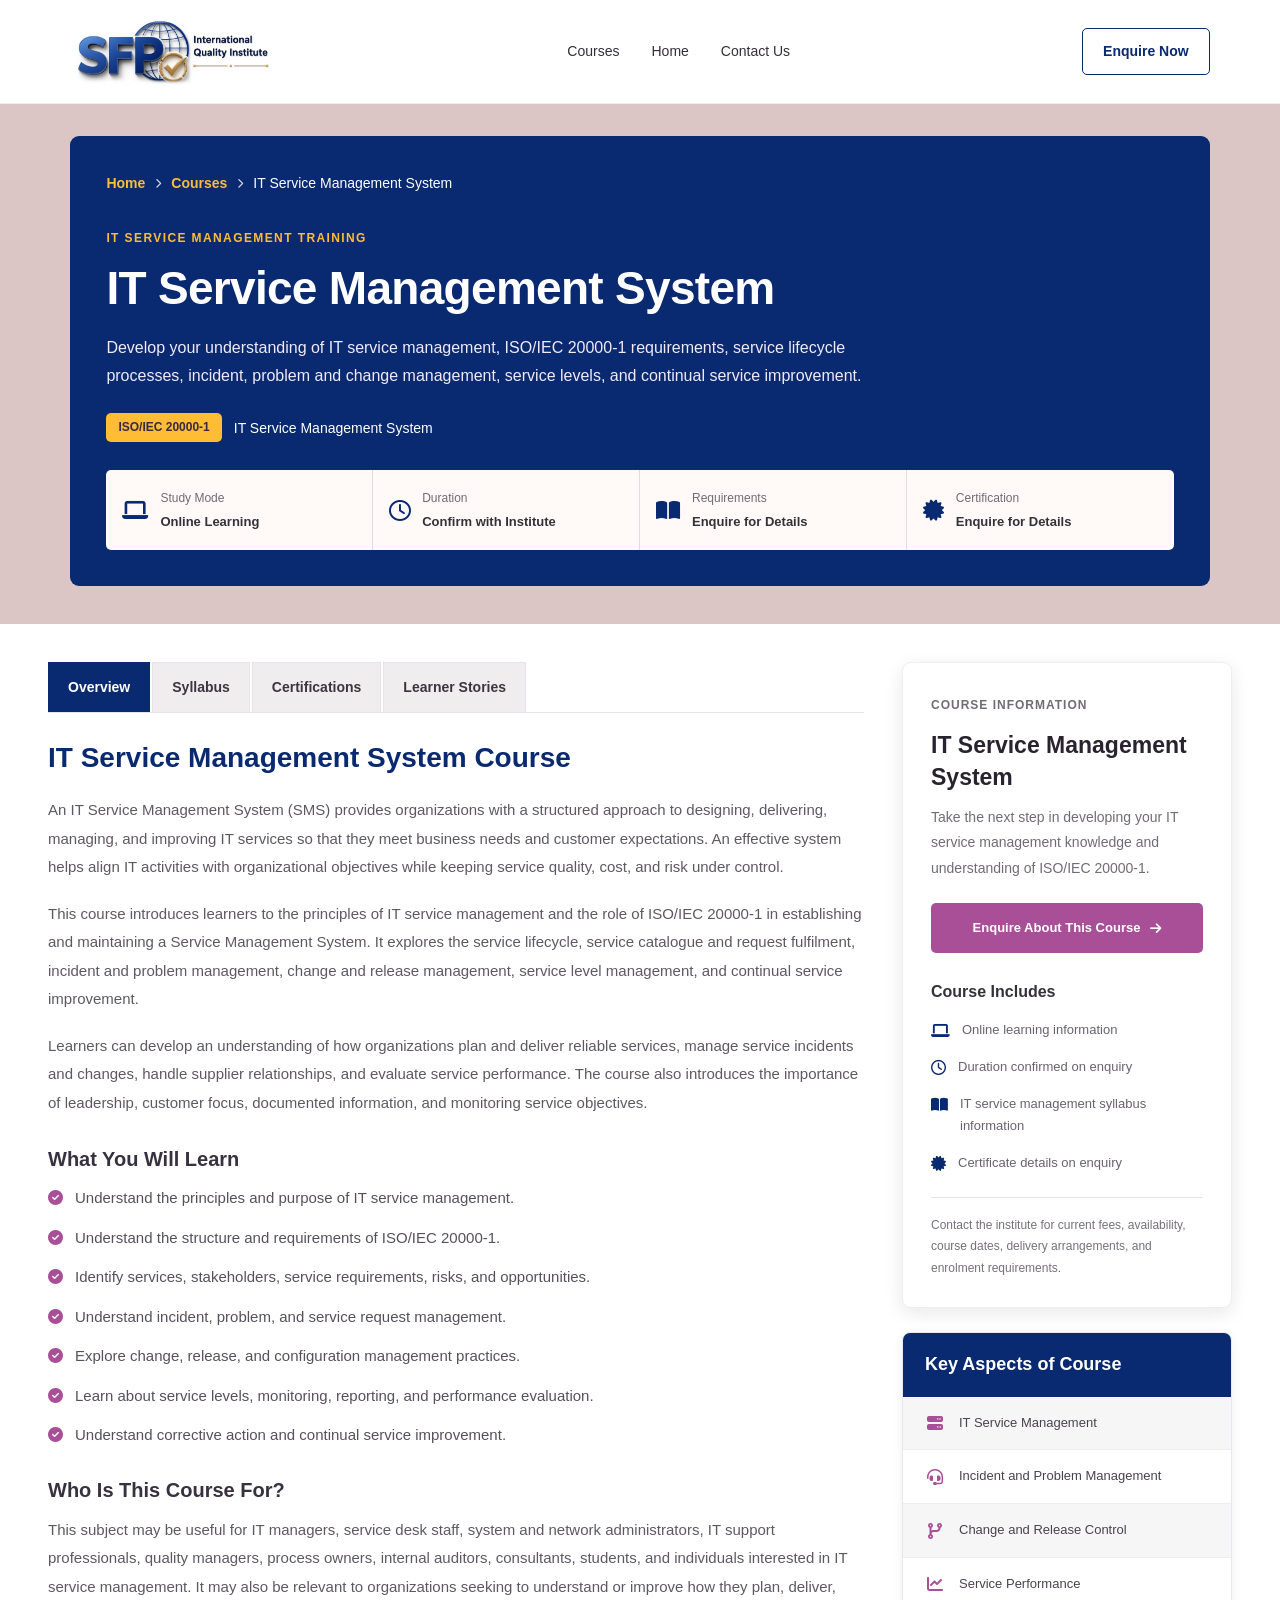
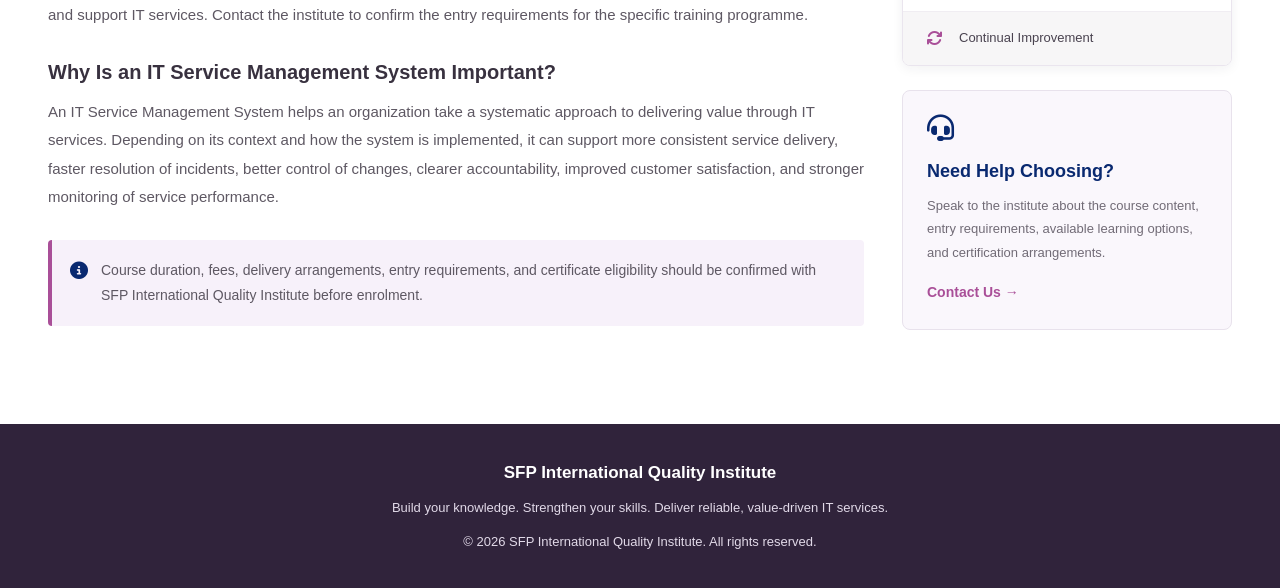
<file: it.html>
<!DOCTYPE html>
<html lang="en">
<head>
    <meta charset="UTF-8">
    <meta name="viewport" content="width=device-width, initial-scale=1.0">

    <title>IT Service Management System | SFP International Quality Institute</title>

    <meta name="description"
          content="Explore IT Service Management System training, including ISO/IEC 20000-1, service lifecycle, incident, problem and change management, service level management, and continual service improvement.">

    <meta name="keywords"
          content="IT Service Management, ITSM, ISO/IEC 20000-1, ITIL, service desk, incident management, change management, SFP International Quality Institute">

    <link rel="stylesheet" href="course.css">

    <link rel="stylesheet"
          href="https://cdnjs.cloudflare.com/ajax/libs/font-awesome/6.5.0/css/all.min.css">
</head>

<body>

    <!-- HEADER -->
    <header class="course-site-header">
        <a href="../index.html" class="site-logo">
            <img src="../images/logo_long_rect.png"
                 alt="SFP International Quality Institute">
        </a>

        <nav class="course-navigation" aria-label="Main navigation">
            <a href="../index.html#featured-courses">Courses</a>
            <a href="../index.html">Home</a>
            <a href="../contact.html">Contact Us</a>
        </nav>

        <a href="../contact.html" class="header-contact-btn">
            Enquire Now
        </a>

        <button class="mobile-menu-toggle"
                id="mobileMenuToggle"
                type="button"
                aria-label="Open navigation"
                aria-expanded="false">
            <i class="fa-solid fa-bars"></i>
        </button>
    </header>


    <!-- COURSE HERO -->
    <section class="course-hero">
        <div class="course-hero-container">

            <div class="course-breadcrumbs">
                <a href="../index.html">Home</a>
                <i class="fa-solid fa-chevron-right"></i>
                <a href="../index.html#featured-courses">Courses</a>
                <i class="fa-solid fa-chevron-right"></i>
                <span>IT Service Management System</span>
            </div>

            <span class="hero-course-category">
                IT SERVICE MANAGEMENT TRAINING
            </span>

            <h1>IT Service Management System</h1>

            <p class="hero-course-description">
                Develop your understanding of IT service management,
                ISO/IEC 20000-1 requirements, service lifecycle processes,
                incident, problem and change management, service levels,
                and continual service improvement.
            </p>

            <div class="course-rating">
                <span class="rating-label">ISO/IEC 20000-1</span>
                <span>IT Service Management System</span>
            </div>

            <div class="hero-course-facts">

                <div class="hero-fact">
                    <i class="fa-solid fa-laptop"></i>
                    <div>
                        <span>Study Mode</span>
                        <strong>Online Learning</strong>
                    </div>
                </div>

                <div class="hero-fact">
                    <i class="fa-regular fa-clock"></i>
                    <div>
                        <span>Duration</span>
                        <strong>Confirm with Institute</strong>
                    </div>
                </div>

                <div class="hero-fact">
                    <i class="fa-solid fa-book-open"></i>
                    <div>
                        <span>Requirements</span>
                        <strong>Enquire for Details</strong>
                    </div>
                </div>

                <div class="hero-fact">
                    <i class="fa-solid fa-certificate"></i>
                    <div>
                        <span>Certification</span>
                        <strong>Enquire for Details</strong>
                    </div>
                </div>

            </div>
        </div>
    </section>


    <!-- MAIN COURSE CONTENT -->
    <main class="course-page-container">

        <div class="course-main-column">

            <!-- COURSE TABS -->
            <nav class="course-tabs" aria-label="Course information tabs" role="tablist">

                <button class="course-tab active"
                        type="button"
                        id="tab-overview"
                        data-tab="overview"
                        aria-controls="overview"
                        aria-selected="true"
                        role="tab">
                    Overview
                </button>

                <button class="course-tab"
                        type="button"
                        id="tab-syllabus"
                        data-tab="syllabus"
                        aria-controls="syllabus"
                        aria-selected="false"
                        role="tab"
                        tabindex="-1">
                    Syllabus
                </button>

                <button class="course-tab"
                        type="button"
                        id="tab-certifications"
                        data-tab="certifications"
                        aria-controls="certifications"
                        aria-selected="false"
                        role="tab"
                        tabindex="-1">
                    Certifications
                </button>

                <button class="course-tab"
                        type="button"
                        id="tab-learner-stories"
                        data-tab="learner-stories"
                        aria-controls="learner-stories"
                        aria-selected="false"
                        role="tab"
                        tabindex="-1">
                    Learner Stories
                </button>

            </nav>


            <!-- OVERVIEW TAB -->
            <section class="course-tab-panel active"
                     id="overview"
                     role="tabpanel"
                     aria-labelledby="tab-overview">

                <h2>IT Service Management System Course</h2>

                <p>
                    An IT Service Management System (SMS) provides
                    organizations with a structured approach to designing,
                    delivering, managing, and improving IT services so that
                    they meet business needs and customer expectations. An
                    effective system helps align IT activities with
                    organizational objectives while keeping service quality,
                    cost, and risk under control.
                </p>

                <p>
                    This course introduces learners to the principles of IT
                    service management and the role of ISO/IEC 20000-1 in
                    establishing and maintaining a Service Management System.
                    It explores the service lifecycle, service catalogue and
                    request fulfilment, incident and problem management,
                    change and release management, service level management,
                    and continual service improvement.
                </p>

                <p>
                    Learners can develop an understanding of how organizations
                    plan and deliver reliable services, manage service
                    incidents and changes, handle supplier relationships, and
                    evaluate service performance. The course also introduces
                    the importance of leadership, customer focus, documented
                    information, and monitoring service objectives.
                </p>

                <h3>What You Will Learn</h3>

                <ul class="learning-list">
                    <li>
                        <i class="fa-solid fa-circle-check"></i>
                        Understand the principles and purpose of IT service
                        management.
                    </li>
                    <li>
                        <i class="fa-solid fa-circle-check"></i>
                        Understand the structure and requirements of
                        ISO/IEC 20000-1.
                    </li>
                    <li>
                        <i class="fa-solid fa-circle-check"></i>
                        Identify services, stakeholders, service requirements,
                        risks, and opportunities.
                    </li>
                    <li>
                        <i class="fa-solid fa-circle-check"></i>
                        Understand incident, problem, and service request
                        management.
                    </li>
                    <li>
                        <i class="fa-solid fa-circle-check"></i>
                        Explore change, release, and configuration management
                        practices.
                    </li>
                    <li>
                        <i class="fa-solid fa-circle-check"></i>
                        Learn about service levels, monitoring, reporting,
                        and performance evaluation.
                    </li>
                    <li>
                        <i class="fa-solid fa-circle-check"></i>
                        Understand corrective action and continual service
                        improvement.
                    </li>
                </ul>

                <h3>Who Is This Course For?</h3>

                <p>
                    This subject may be useful for IT managers, service desk
                    staff, system and network administrators, IT support
                    professionals, quality managers, process owners, internal
                    auditors, consultants, students, and individuals
                    interested in IT service management. It may also be
                    relevant to organizations seeking to understand or
                    improve how they plan, deliver, and support IT services.
                    Contact the institute to confirm the entry requirements
                    for the specific training programme.
                </p>

                <h3>Why Is an IT Service Management System Important?</h3>

                <p>
                    An IT Service Management System helps an organization
                    take a systematic approach to delivering value through IT
                    services. Depending on its context and how the system is
                    implemented, it can support more consistent service
                    delivery, faster resolution of incidents, better control
                    of changes, clearer accountability, improved customer
                    satisfaction, and stronger monitoring of service
                    performance.
                </p>

                <div class="course-info-notice">
                    <i class="fa-solid fa-circle-info"></i>
                    <p>
                        Course duration, fees, delivery arrangements,
                        entry requirements, and certificate eligibility
                        should be confirmed with SFP International Quality
                        Institute before enrolment.
                    </p>
                </div>

            </section>


            <!-- SYLLABUS TAB -->
            <section class="course-tab-panel"
                     id="syllabus"
                     role="tabpanel"
                     aria-labelledby="tab-syllabus"
                     hidden>

                <h2>IT Service Management System Course Syllabus</h2>

                <p>
                    The following is a proposed learning outline covering
                    core IT Service Management topics. The official syllabus,
                    course depth, and assessment arrangements should be
                    confirmed with the institute before this outline is
                    presented as the final curriculum.
                </p>

                <div class="syllabus-list">

                    <details class="syllabus-item" open>
                        <summary>
                            <span>
                                <i class="fa-solid fa-book"></i>
                                Module 1: Introduction to IT Service Management
                            </span>
                            <i class="fa-solid fa-chevron-down"></i>
                        </summary>

                        <div class="syllabus-content">
                            <ul>
                                <li>Meaning and purpose of IT service management</li>
                                <li>Services, value, customers, and service providers</li>
                                <li>Benefits of an IT Service Management System</li>
                                <li>Roles and responsibilities in service management</li>
                            </ul>
                        </div>
                    </details>

                    <details class="syllabus-item">
                        <summary>
                            <span>
                                <i class="fa-solid fa-book"></i>
                                Module 2: Introduction to ISO/IEC 20000-1
                            </span>
                            <i class="fa-solid fa-chevron-down"></i>
                        </summary>

                        <div class="syllabus-content">
                            <ul>
                                <li>Purpose, scope, and application of ISO/IEC 20000-1</li>
                                <li>Structure and main elements of the standard</li>
                                <li>Understanding organizational context and interested parties</li>
                                <li>Leadership, service management policy, and responsibilities</li>
                            </ul>
                        </div>
                    </details>

                    <details class="syllabus-item">
                        <summary>
                            <span>
                                <i class="fa-solid fa-book"></i>
                                Module 3: Service Planning and Design
                            </span>
                            <i class="fa-solid fa-chevron-down"></i>
                        </summary>

                        <div class="syllabus-content">
                            <ul>
                                <li>Defining the service catalogue and service requirements</li>
                                <li>Planning the Service Management System</li>
                                <li>Identifying service risks and opportunities</li>
                                <li>Capacity, availability, and service continuity planning</li>
                            </ul>
                        </div>
                    </details>

                    <details class="syllabus-item">
                        <summary>
                            <span>
                                <i class="fa-solid fa-book"></i>
                                Module 4: Service Level and Supplier Management
                            </span>
                            <i class="fa-solid fa-chevron-down"></i>
                        </summary>

                        <div class="syllabus-content">
                            <ul>
                                <li>Service level agreements and service targets</li>
                                <li>Monitoring and reporting on service performance</li>
                                <li>Managing suppliers and third-party providers</li>
                                <li>Managing customer relationships and satisfaction</li>
                            </ul>
                        </div>
                    </details>

                    <details class="syllabus-item">
                        <summary>
                            <span>
                                <i class="fa-solid fa-book"></i>
                                Module 5: Service Operation: Incidents, Requests, and Problems
                            </span>
                            <i class="fa-solid fa-chevron-down"></i>
                        </summary>

                        <div class="syllabus-content">
                            <ul>
                                <li>Service desk functions and request fulfilment</li>
                                <li>Incident logging, prioritization, escalation, and resolution</li>
                                <li>Problem management and root-cause analysis</li>
                                <li>Knowledge management and communication with users</li>
                                <li>Event monitoring and service restoration</li>
                            </ul>
                        </div>
                    </details>

                    <details class="syllabus-item">
                        <summary>
                            <span>
                                <i class="fa-solid fa-book"></i>
                                Module 6: Change, Release, and Configuration Management
                            </span>
                            <i class="fa-solid fa-chevron-down"></i>
                        </summary>

                        <div class="syllabus-content">
                            <ul>
                                <li>Assessing, approving, and controlling changes</li>
                                <li>Release and deployment management</li>
                                <li>Configuration items and the configuration management database</li>
                                <li>Reviewing changes and managing change-related risks</li>
                            </ul>
                        </div>
                    </details>

                    <details class="syllabus-item">
                        <summary>
                            <span>
                                <i class="fa-solid fa-book"></i>
                                Module 7: Performance Evaluation and Information Security
                            </span>
                            <i class="fa-solid fa-chevron-down"></i>
                        </summary>

                        <div class="syllabus-content">
                            <ul>
                                <li>Monitoring, measurement, and service reporting</li>
                                <li>Service objectives, targets, and indicators</li>
                                <li>Internal audits and management review</li>
                                <li>Information security in service management and record control</li>
                            </ul>
                        </div>
                    </details>

                    <details class="syllabus-item">
                        <summary>
                            <span>
                                <i class="fa-solid fa-book"></i>
                                Module 8: Nonconformity and Continual Improvement
                            </span>
                            <i class="fa-solid fa-chevron-down"></i>
                        </summary>

                        <div class="syllabus-content">
                            <ul>
                                <li>Identifying service nonconformities</li>
                                <li>Corrective action and root-cause analysis</li>
                                <li>Reviewing service management performance</li>
                                <li>Continual improvement of services and the Service Management System</li>
                            </ul>
                        </div>
                    </details>

                </div>
            </section>


            <!-- CERTIFICATIONS TAB -->
            <section class="course-tab-panel"
                     id="certifications"
                     role="tabpanel"
                     aria-labelledby="tab-certifications"
                     hidden>

                <h2>IT Service Management Certification Information</h2>

                <p>
                    Certification arrangements depend on the specific
                    training programme offered by the institute. Before
                    enrolling, learners should confirm the course level,
                    assessment requirements, certificate eligibility, and
                    issuing organization.
                </p>

                <div class="certification-card">
                    <div class="certification-icon">
                        <i class="fa-solid fa-award"></i>
                    </div>

                    <div>
                        <h3>IT Service Management Course Certificate</h3>
                        <p>
                            Contact the institute to confirm whether a
                            certificate is offered, the completion criteria,
                            assessment requirements, and the organization
                            responsible for issuing it.
                        </p>
                    </div>
                </div>

                <div class="certification-card">
                    <div class="certification-icon">
                        <i class="fa-solid fa-server"></i>
                    </div>

                    <div>
                        <h3>ISO/IEC 20000-1 Learning and Implementation</h3>
                        <p>
                            Training may help learners understand
                            ISO/IEC 20000-1 requirements and how a Service
                            Management System can be implemented and
                            maintained. Confirm with the institute whether
                            the programme covers awareness, implementation,
                            internal auditing, or another specific course
                            level.
                        </p>
                    </div>
                </div>

                <div class="course-info-notice">
                    <i class="fa-solid fa-circle-info"></i>
                    <p>
                        Completing a training course does not, by itself,
                        certify an organization's Service Management System
                        to ISO/IEC 20000-1. Organizational certification
                        involves a separate conformity assessment conducted
                        through an appropriate certification process.
                    </p>
                </div>

                <a href="../contact.html" class="primary-course-button">
                    Ask About Certification
                    <i class="fa-solid fa-arrow-right"></i>
                </a>

            </section>


            <!-- LEARNER STORIES TAB -->
            <section class="course-tab-panel"
                     id="learner-stories"
                     role="tabpanel"
                     aria-labelledby="tab-learner-stories"
                     hidden>

                <h2>Learner Stories</h2>

                <p>
                    Learning about IT service management can help
                    participants connect service management principles with
                    practical workplace responsibilities. Contact the
                    institute for information about learner feedback and
                    course experiences.
                </p>

                <div class="learner-story-placeholder">
                    <i class="fa-solid fa-comments"></i>

                    <h3>Hear From Our Learners</h3>

                    <p>
                        Verified learner reviews and testimonials can be
                        added here as they become available.
                    </p>

                    <a href="../contact.html" class="secondary-course-button">
                        Contact the Institute
                    </a>
                </div>

            </section>

        </div>


        <!-- RIGHT SIDEBAR -->
        <aside class="course-sidebar">

            <!-- ENROLMENT CARD -->
            <div class="enrolment-card">

                <span class="sidebar-eyebrow">COURSE INFORMATION</span>

                <h2>IT Service Management System</h2>

                <p class="sidebar-intro">
                    Take the next step in developing your IT service
                    management knowledge and understanding of
                    ISO/IEC 20000-1.
                </p>

                <a href="../contact.html" class="enrolment-button">
                    Enquire About This Course
                    <i class="fa-solid fa-arrow-right"></i>
                </a>

                <h3>Course Includes</h3>

                <ul class="course-includes">
                    <li>
                        <i class="fa-solid fa-laptop"></i>
                        Online learning information
                    </li>
                    <li>
                        <i class="fa-regular fa-clock"></i>
                        Duration confirmed on enquiry
                    </li>
                    <li>
                        <i class="fa-solid fa-book-open"></i>
                        IT service management syllabus information
                    </li>
                    <li>
                        <i class="fa-solid fa-certificate"></i>
                        Certificate details on enquiry
                    </li>
                </ul>

                <p class="sidebar-note">
                    Contact the institute for current fees, availability,
                    course dates, delivery arrangements, and enrolment
                    requirements.
                </p>

            </div>


            <!-- KEY ASPECTS CARD -->
            <div class="key-aspects-card">

                <h2>Key Aspects of Course</h2>

                <div class="key-aspect">
                    <i class="fa-solid fa-server"></i>
                    <span>IT Service Management</span>
                </div>

                <div class="key-aspect">
                    <i class="fa-solid fa-headset"></i>
                    <span>Incident and Problem Management</span>
                </div>

                <div class="key-aspect">
                    <i class="fa-solid fa-code-branch"></i>
                    <span>Change and Release Control</span>
                </div>

                <div class="key-aspect">
                    <i class="fa-solid fa-chart-line"></i>
                    <span>Service Performance</span>
                </div>

                <div class="key-aspect">
                    <i class="fa-solid fa-arrows-rotate"></i>
                    <span>Continual Improvement</span>
                </div>

            </div>


            <!-- HELP CARD -->
            <div class="course-help-card">
                <i class="fa-solid fa-headset"></i>

                <h3>Need Help Choosing?</h3>

                <p>
                    Speak to the institute about the course content,
                    entry requirements, available learning options, and
                    certification arrangements.
                </p>

                <a href="../contact.html">Contact Us →</a>
            </div>

        </aside>

    </main>


    <!-- FOOTER -->
    <footer class="course-page-footer">
        <div class="footer-inner">

            <a href="../index.html">
                SFP International Quality Institute
            </a>

            <p>
                Build your knowledge. Strengthen your skills.
                Deliver reliable, value-driven IT services.
            </p>

            <p>
                &copy; <span id="courseFooterYear"></span>
                SFP International Quality Institute. All rights reserved.
            </p>

        </div>
    </footer>


    <script src="main.js"></script>

</body>
</html>
</file>
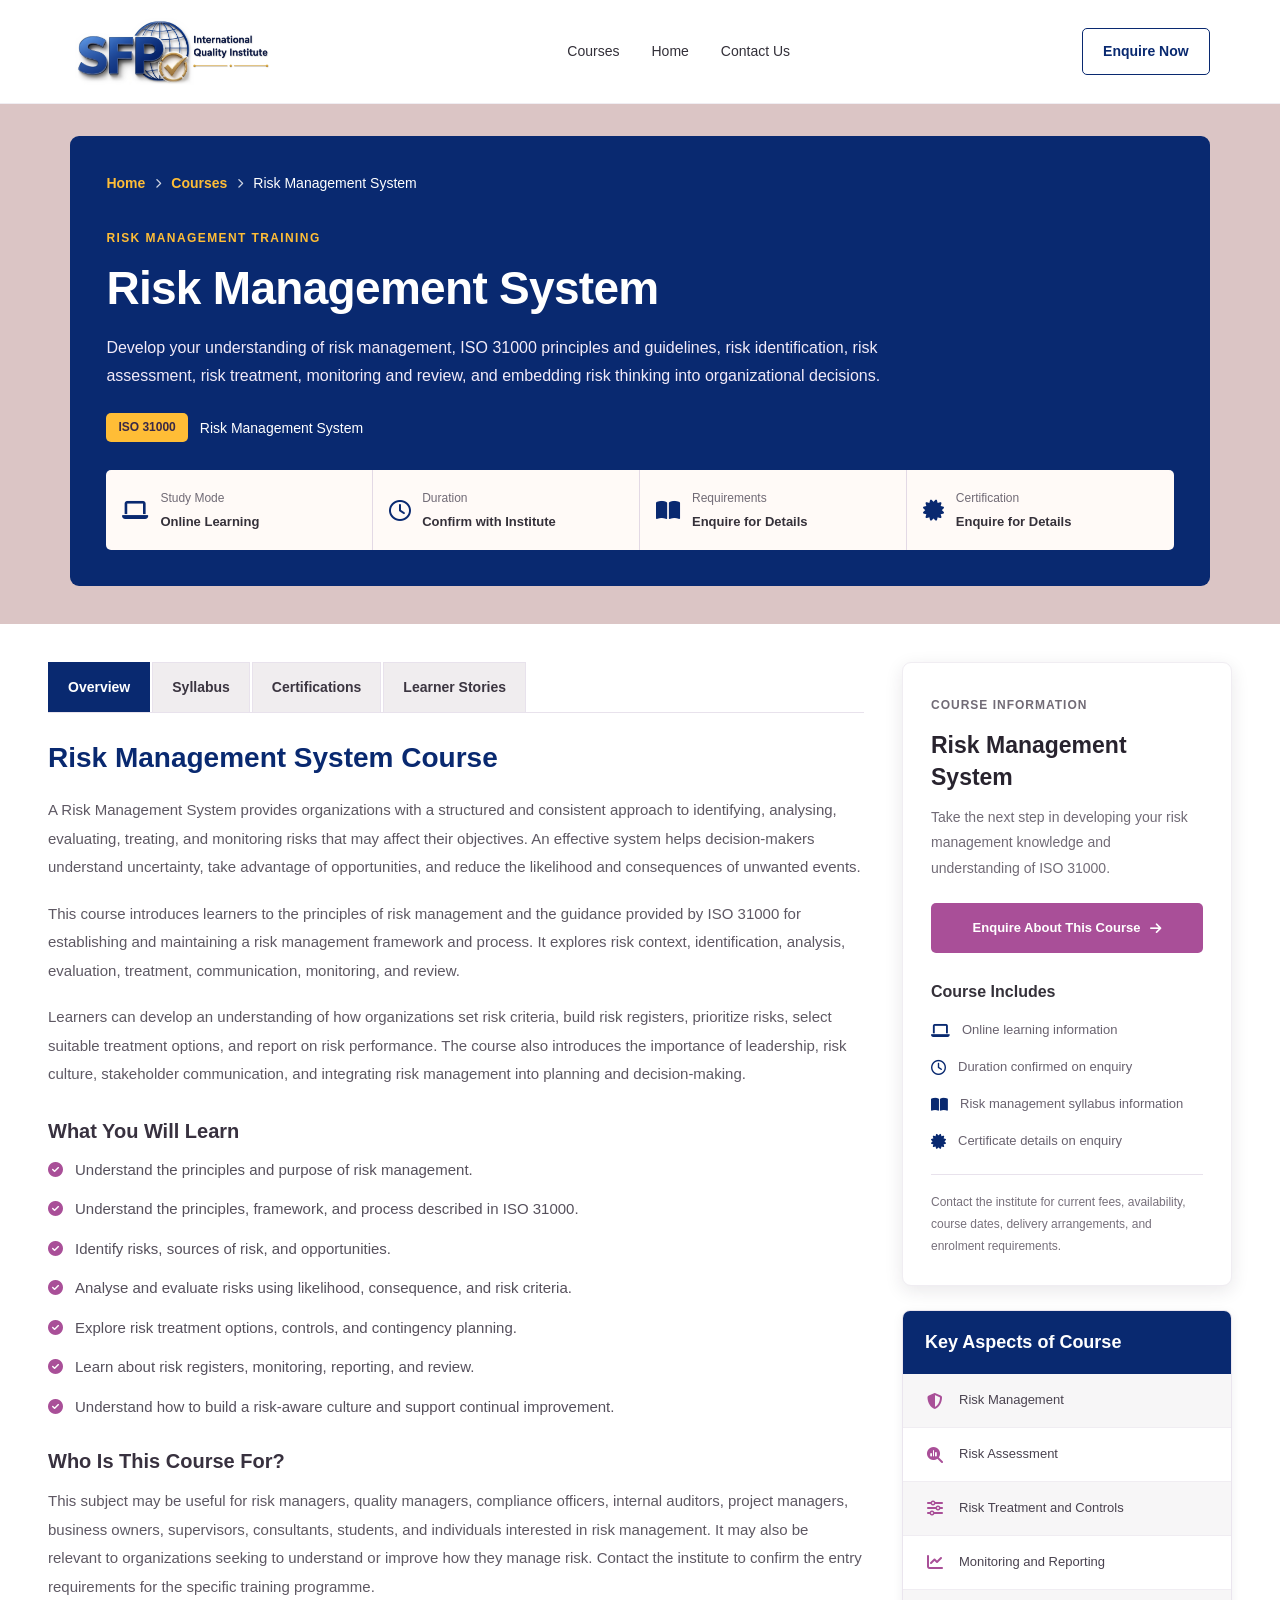
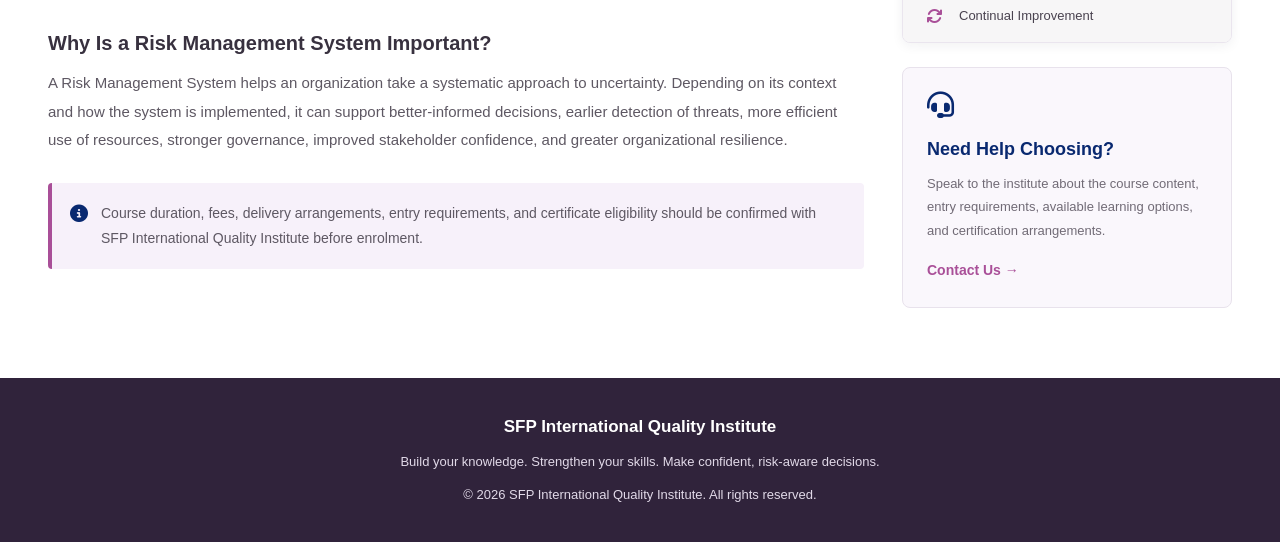
<file: rms.html>
<!DOCTYPE html>
<html lang="en">
<head>
    <meta charset="UTF-8">
    <meta name="viewport" content="width=device-width, initial-scale=1.0">

    <title>Risk Management System | SFP International Quality Institute</title>

    <meta name="description"
          content="Explore Risk Management System training, including ISO 31000, risk identification, risk assessment, risk treatment, monitoring and review, and embedding risk management in organizational decision-making.">

    <meta name="keywords"
          content="Risk Management System, ISO 31000, risk assessment, risk treatment, enterprise risk management, SFP International Quality Institute">

    <link rel="stylesheet" href="course.css">

    <link rel="stylesheet"
          href="https://cdnjs.cloudflare.com/ajax/libs/font-awesome/6.5.0/css/all.min.css">
</head>

<body>

    <!-- HEADER -->
    <header class="course-site-header">
        <a href="../index.html" class="site-logo">
            <img src="../images/logo_long_rect.png"
                 alt="SFP International Quality Institute">
        </a>

        <nav class="course-navigation" aria-label="Main navigation">
            <a href="../index.html#featured-courses">Courses</a>
            <a href="../index.html">Home</a>
            <a href="../contact.html">Contact Us</a>
        </nav>

        <a href="../contact.html" class="header-contact-btn">
            Enquire Now
        </a>

        <button class="mobile-menu-toggle"
                id="mobileMenuToggle"
                type="button"
                aria-label="Open navigation"
                aria-expanded="false">
            <i class="fa-solid fa-bars"></i>
        </button>
    </header>


    <!-- COURSE HERO -->
    <section class="course-hero">
        <div class="course-hero-container">

            <div class="course-breadcrumbs">
                <a href="../index.html">Home</a>
                <i class="fa-solid fa-chevron-right"></i>
                <a href="../index.html#featured-courses">Courses</a>
                <i class="fa-solid fa-chevron-right"></i>
                <span>Risk Management System</span>
            </div>

            <span class="hero-course-category">
                RISK MANAGEMENT TRAINING
            </span>

            <h1>Risk Management System</h1>

            <p class="hero-course-description">
                Develop your understanding of risk management,
                ISO 31000 principles and guidelines, risk identification,
                risk assessment, risk treatment, monitoring and review,
                and embedding risk thinking into organizational decisions.
            </p>

            <div class="course-rating">
                <span class="rating-label">ISO 31000</span>
                <span>Risk Management System</span>
            </div>

            <div class="hero-course-facts">

                <div class="hero-fact">
                    <i class="fa-solid fa-laptop"></i>
                    <div>
                        <span>Study Mode</span>
                        <strong>Online Learning</strong>
                    </div>
                </div>

                <div class="hero-fact">
                    <i class="fa-regular fa-clock"></i>
                    <div>
                        <span>Duration</span>
                        <strong>Confirm with Institute</strong>
                    </div>
                </div>

                <div class="hero-fact">
                    <i class="fa-solid fa-book-open"></i>
                    <div>
                        <span>Requirements</span>
                        <strong>Enquire for Details</strong>
                    </div>
                </div>

                <div class="hero-fact">
                    <i class="fa-solid fa-certificate"></i>
                    <div>
                        <span>Certification</span>
                        <strong>Enquire for Details</strong>
                    </div>
                </div>

            </div>
        </div>
    </section>


    <!-- MAIN COURSE CONTENT -->
    <main class="course-page-container">

        <div class="course-main-column">

            <!-- COURSE TABS -->
            <nav class="course-tabs" aria-label="Course information tabs" role="tablist">

                <button class="course-tab active"
                        type="button"
                        id="tab-overview"
                        data-tab="overview"
                        aria-controls="overview"
                        aria-selected="true"
                        role="tab">
                    Overview
                </button>

                <button class="course-tab"
                        type="button"
                        id="tab-syllabus"
                        data-tab="syllabus"
                        aria-controls="syllabus"
                        aria-selected="false"
                        role="tab"
                        tabindex="-1">
                    Syllabus
                </button>

                <button class="course-tab"
                        type="button"
                        id="tab-certifications"
                        data-tab="certifications"
                        aria-controls="certifications"
                        aria-selected="false"
                        role="tab"
                        tabindex="-1">
                    Certifications
                </button>

                <button class="course-tab"
                        type="button"
                        id="tab-learner-stories"
                        data-tab="learner-stories"
                        aria-controls="learner-stories"
                        aria-selected="false"
                        role="tab"
                        tabindex="-1">
                    Learner Stories
                </button>

            </nav>


            <!-- OVERVIEW TAB -->
            <section class="course-tab-panel active"
                     id="overview"
                     role="tabpanel"
                     aria-labelledby="tab-overview">

                <h2>Risk Management System Course</h2>

                <p>
                    A Risk Management System provides organizations with a
                    structured and consistent approach to identifying,
                    analysing, evaluating, treating, and monitoring risks
                    that may affect their objectives. An effective system
                    helps decision-makers understand uncertainty, take
                    advantage of opportunities, and reduce the likelihood
                    and consequences of unwanted events.
                </p>

                <p>
                    This course introduces learners to the principles of
                    risk management and the guidance provided by ISO 31000
                    for establishing and maintaining a risk management
                    framework and process. It explores risk context,
                    identification, analysis, evaluation, treatment,
                    communication, monitoring, and review.
                </p>

                <p>
                    Learners can develop an understanding of how
                    organizations set risk criteria, build risk registers,
                    prioritize risks, select suitable treatment options, and
                    report on risk performance. The course also introduces
                    the importance of leadership, risk culture, stakeholder
                    communication, and integrating risk management into
                    planning and decision-making.
                </p>

                <h3>What You Will Learn</h3>

                <ul class="learning-list">
                    <li>
                        <i class="fa-solid fa-circle-check"></i>
                        Understand the principles and purpose of risk
                        management.
                    </li>
                    <li>
                        <i class="fa-solid fa-circle-check"></i>
                        Understand the principles, framework, and process
                        described in ISO 31000.
                    </li>
                    <li>
                        <i class="fa-solid fa-circle-check"></i>
                        Identify risks, sources of risk, and opportunities.
                    </li>
                    <li>
                        <i class="fa-solid fa-circle-check"></i>
                        Analyse and evaluate risks using likelihood,
                        consequence, and risk criteria.
                    </li>
                    <li>
                        <i class="fa-solid fa-circle-check"></i>
                        Explore risk treatment options, controls, and
                        contingency planning.
                    </li>
                    <li>
                        <i class="fa-solid fa-circle-check"></i>
                        Learn about risk registers, monitoring, reporting,
                        and review.
                    </li>
                    <li>
                        <i class="fa-solid fa-circle-check"></i>
                        Understand how to build a risk-aware culture and
                        support continual improvement.
                    </li>
                </ul>

                <h3>Who Is This Course For?</h3>

                <p>
                    This subject may be useful for risk managers, quality
                    managers, compliance officers, internal auditors,
                    project managers, business owners, supervisors,
                    consultants, students, and individuals interested in
                    risk management. It may also be relevant to
                    organizations seeking to understand or improve how they
                    manage risk. Contact the institute to confirm the entry
                    requirements for the specific training programme.
                </p>

                <h3>Why Is a Risk Management System Important?</h3>

                <p>
                    A Risk Management System helps an organization take a
                    systematic approach to uncertainty. Depending on its
                    context and how the system is implemented, it can
                    support better-informed decisions, earlier detection of
                    threats, more efficient use of resources, stronger
                    governance, improved stakeholder confidence, and greater
                    organizational resilience.
                </p>

                <div class="course-info-notice">
                    <i class="fa-solid fa-circle-info"></i>
                    <p>
                        Course duration, fees, delivery arrangements,
                        entry requirements, and certificate eligibility
                        should be confirmed with SFP International Quality
                        Institute before enrolment.
                    </p>
                </div>

            </section>


            <!-- SYLLABUS TAB -->
            <section class="course-tab-panel"
                     id="syllabus"
                     role="tabpanel"
                     aria-labelledby="tab-syllabus"
                     hidden>

                <h2>Risk Management System Course Syllabus</h2>

                <p>
                    The following is a proposed learning outline covering
                    core Risk Management topics. The official syllabus,
                    course depth, and assessment arrangements should be
                    confirmed with the institute before this outline is
                    presented as the final curriculum.
                </p>

                <div class="syllabus-list">

                    <details class="syllabus-item" open>
                        <summary>
                            <span>
                                <i class="fa-solid fa-book"></i>
                                Module 1: Introduction to Risk Management
                            </span>
                            <i class="fa-solid fa-chevron-down"></i>
                        </summary>

                        <div class="syllabus-content">
                            <ul>
                                <li>Meaning of risk, uncertainty, and objectives</li>
                                <li>Purpose and value of risk management</li>
                                <li>Benefits of a Risk Management System</li>
                                <li>Roles and responsibilities in risk management</li>
                            </ul>
                        </div>
                    </details>

                    <details class="syllabus-item">
                        <summary>
                            <span>
                                <i class="fa-solid fa-book"></i>
                                Module 2: Introduction to ISO 31000
                            </span>
                            <i class="fa-solid fa-chevron-down"></i>
                        </summary>

                        <div class="syllabus-content">
                            <ul>
                                <li>Purpose and scope of ISO 31000</li>
                                <li>Principles of effective risk management</li>
                                <li>The risk management framework</li>
                                <li>Leadership, commitment, and integration into governance</li>
                            </ul>
                        </div>
                    </details>

                    <details class="syllabus-item">
                        <summary>
                            <span>
                                <i class="fa-solid fa-book"></i>
                                Module 3: Context and Risk Identification
                            </span>
                            <i class="fa-solid fa-chevron-down"></i>
                        </summary>

                        <div class="syllabus-content">
                            <ul>
                                <li>Establishing internal and external context</li>
                                <li>Defining scope, objectives, and risk criteria</li>
                                <li>Techniques for identifying risks and opportunities</li>
                                <li>Building and maintaining a risk register</li>
                            </ul>
                        </div>
                    </details>

                    <details class="syllabus-item">
                        <summary>
                            <span>
                                <i class="fa-solid fa-book"></i>
                                Module 4: Risk Analysis and Evaluation
                            </span>
                            <i class="fa-solid fa-chevron-down"></i>
                        </summary>

                        <div class="syllabus-content">
                            <ul>
                                <li>Assessing likelihood and consequence</li>
                                <li>Qualitative, semi-quantitative, and quantitative approaches</li>
                                <li>Risk matrices and risk ratings</li>
                                <li>Comparing results with risk criteria and prioritizing risks</li>
                            </ul>
                        </div>
                    </details>

                    <details class="syllabus-item">
                        <summary>
                            <span>
                                <i class="fa-solid fa-book"></i>
                                Module 5: Risk Treatment and Controls
                            </span>
                            <i class="fa-solid fa-chevron-down"></i>
                        </summary>

                        <div class="syllabus-content">
                            <ul>
                                <li>Risk treatment options: avoid, reduce, share, accept</li>
                                <li>Selecting and evaluating controls</li>
                                <li>Treatment plans, responsibilities, and timelines</li>
                                <li>Residual risk and risk appetite</li>
                                <li>Risk considerations in projects and outsourced activities</li>
                            </ul>
                        </div>
                    </details>

                    <details class="syllabus-item">
                        <summary>
                            <span>
                                <i class="fa-solid fa-book"></i>
                                Module 6: Business Continuity and Crisis Preparedness
                            </span>
                            <i class="fa-solid fa-chevron-down"></i>
                        </summary>

                        <div class="syllabus-content">
                            <ul>
                                <li>Identifying critical activities and potential disruptions</li>
                                <li>Contingency and continuity planning</li>
                                <li>Responding to incidents and crises</li>
                                <li>Testing and reviewing response arrangements</li>
                            </ul>
                        </div>
                    </details>

                    <details class="syllabus-item">
                        <summary>
                            <span>
                                <i class="fa-solid fa-book"></i>
                                Module 7: Communication, Monitoring, and Review
                            </span>
                            <i class="fa-solid fa-chevron-down"></i>
                        </summary>

                        <div class="syllabus-content">
                            <ul>
                                <li>Communication and consultation with stakeholders</li>
                                <li>Monitoring risks and the effectiveness of controls</li>
                                <li>Risk reporting and key risk indicators</li>
                                <li>Recording and reporting risk information</li>
                            </ul>
                        </div>
                    </details>

                    <details class="syllabus-item">
                        <summary>
                            <span>
                                <i class="fa-solid fa-book"></i>
                                Module 8: Risk Culture and Continual Improvement
                            </span>
                            <i class="fa-solid fa-chevron-down"></i>
                        </summary>

                        <div class="syllabus-content">
                            <ul>
                                <li>Building a risk-aware organizational culture</li>
                                <li>Reviewing the risk management framework</li>
                                <li>Learning from incidents and near misses</li>
                                <li>Continual improvement of risk management</li>
                            </ul>
                        </div>
                    </details>

                </div>
            </section>


            <!-- CERTIFICATIONS TAB -->
            <section class="course-tab-panel"
                     id="certifications"
                     role="tabpanel"
                     aria-labelledby="tab-certifications"
                     hidden>

                <h2>Risk Management Certification Information</h2>

                <p>
                    Certification arrangements depend on the specific
                    training programme offered by the institute. Before
                    enrolling, learners should confirm the course level,
                    assessment requirements, certificate eligibility, and
                    issuing organization.
                </p>

                <div class="certification-card">
                    <div class="certification-icon">
                        <i class="fa-solid fa-award"></i>
                    </div>

                    <div>
                        <h3>Risk Management Course Certificate</h3>
                        <p>
                            Contact the institute to confirm whether a
                            certificate is offered, the completion criteria,
                            assessment requirements, and the organization
                            responsible for issuing it.
                        </p>
                    </div>
                </div>

                <div class="certification-card">
                    <div class="certification-icon">
                        <i class="fa-solid fa-triangle-exclamation"></i>
                    </div>

                    <div>
                        <h3>ISO 31000 Learning and Implementation</h3>
                        <p>
                            Training may help learners understand the
                            guidance in ISO 31000 and how a risk management
                            framework and process can be implemented and
                            maintained. Confirm with the institute whether
                            the programme covers awareness, implementation,
                            risk assessment practice, or another specific
                            course level.
                        </p>
                    </div>
                </div>

                <div class="course-info-notice">
                    <i class="fa-solid fa-circle-info"></i>
                    <p>
                        ISO 31000 provides guidelines rather than
                        requirements, so organizations are not certified
                        against it in the way they are against management
                        system standards. Completing a training course
                        does not, by itself, certify an organization's
                        risk management practices.
                    </p>
                </div>

                <a href="../contact.html" class="primary-course-button">
                    Ask About Certification
                    <i class="fa-solid fa-arrow-right"></i>
                </a>

            </section>


            <!-- LEARNER STORIES TAB -->
            <section class="course-tab-panel"
                     id="learner-stories"
                     role="tabpanel"
                     aria-labelledby="tab-learner-stories"
                     hidden>

                <h2>Learner Stories</h2>

                <p>
                    Learning about risk management can help participants
                    connect risk principles with practical workplace
                    responsibilities. Contact the institute for information
                    about learner feedback and course experiences.
                </p>

                <div class="learner-story-placeholder">
                    <i class="fa-solid fa-comments"></i>

                    <h3>Hear From Our Learners</h3>

                    <p>
                        Verified learner reviews and testimonials can be
                        added here as they become available.
                    </p>

                    <a href="../contact.html" class="secondary-course-button">
                        Contact the Institute
                    </a>
                </div>

            </section>

        </div>


        <!-- RIGHT SIDEBAR -->
        <aside class="course-sidebar">

            <!-- ENROLMENT CARD -->
            <div class="enrolment-card">

                <span class="sidebar-eyebrow">COURSE INFORMATION</span>

                <h2>Risk Management System</h2>

                <p class="sidebar-intro">
                    Take the next step in developing your risk management
                    knowledge and understanding of ISO 31000.
                </p>

                <a href="../contact.html" class="enrolment-button">
                    Enquire About This Course
                    <i class="fa-solid fa-arrow-right"></i>
                </a>

                <h3>Course Includes</h3>

                <ul class="course-includes">
                    <li>
                        <i class="fa-solid fa-laptop"></i>
                        Online learning information
                    </li>
                    <li>
                        <i class="fa-regular fa-clock"></i>
                        Duration confirmed on enquiry
                    </li>
                    <li>
                        <i class="fa-solid fa-book-open"></i>
                        Risk management syllabus information
                    </li>
                    <li>
                        <i class="fa-solid fa-certificate"></i>
                        Certificate details on enquiry
                    </li>
                </ul>

                <p class="sidebar-note">
                    Contact the institute for current fees, availability,
                    course dates, delivery arrangements, and enrolment
                    requirements.
                </p>

            </div>


            <!-- KEY ASPECTS CARD -->
            <div class="key-aspects-card">

                <h2>Key Aspects of Course</h2>

                <div class="key-aspect">
                    <i class="fa-solid fa-shield-halved"></i>
                    <span>Risk Management</span>
                </div>

                <div class="key-aspect">
                    <i class="fa-solid fa-magnifying-glass-chart"></i>
                    <span>Risk Assessment</span>
                </div>

                <div class="key-aspect">
                    <i class="fa-solid fa-sliders"></i>
                    <span>Risk Treatment and Controls</span>
                </div>

                <div class="key-aspect">
                    <i class="fa-solid fa-chart-line"></i>
                    <span>Monitoring and Reporting</span>
                </div>

                <div class="key-aspect">
                    <i class="fa-solid fa-arrows-rotate"></i>
                    <span>Continual Improvement</span>
                </div>

            </div>


            <!-- HELP CARD -->
            <div class="course-help-card">
                <i class="fa-solid fa-headset"></i>

                <h3>Need Help Choosing?</h3>

                <p>
                    Speak to the institute about the course content,
                    entry requirements, available learning options, and
                    certification arrangements.
                </p>

                <a href="../contact.html">Contact Us →</a>
            </div>

        </aside>

    </main>


    <!-- FOOTER -->
    <footer class="course-page-footer">
        <div class="footer-inner">

            <a href="../index.html">
                SFP International Quality Institute
            </a>

            <p>
                Build your knowledge. Strengthen your skills.
                Make confident, risk-aware decisions.
            </p>

            <p>
                &copy; <span id="courseFooterYear"></span>
                SFP International Quality Institute. All rights reserved.
            </p>

        </div>
    </footer>


    <script src="main.js"></script>

</body>
</html>
</file>
<file: main.css>
/* Reset */
* {
    margin: 0;
    padding: 0;
    box-sizing: border-box;
}

body {
    font-family: Arial, Helvetica, sans-serif;
    background-color: #ffffff;
}
a {
    text-decoration: none;
}
/* Main Header */
.header {
    width: 100%;
    height: 100px;
    padding: 0 4.2%;
    display: flex;
    align-items: center;
    justify-content: space-between;
    background-color: #ffffff;
    margin-top: 15px;
}

/* Logo */
header .logo{
    display: flex;
    align-items: center;
}

.logo img {
    /* width: 210px; */
    height: 100px;
    object-fit: contain;
    object-position: left center;
    display: block;
}

/* Navigation */
.navigation {
    display: flex;
    align-items: center;
    gap: 58px;
}

.navigation a {
    text-decoration: none;
    color: #111111;
    font-size: 16px;
    font-weight: 500;
    transition: color 0.2s ease;
}

.navigation a:hover {
    color: #762c61;
}

/* Login and Signup */
.auth-buttons {
    display: flex;
    align-items: center;
    gap: 20px;
}

.btn {
    height: 45px;
    padding: 0 23px;
    display: flex;
    align-items: center;
    justify-content: center;
    text-decoration: none;
    font-size: 14px;
    font-weight: 600;
    border: 1px solid #000000;
    transition: all 0.2s ease;
}

.btn-login {
    background-color: #ffffff;
    color: #000000;
}

.btn-login:hover {
    background-color: #f2f2f2;
}

.btn-signup {
    background-color: #000000;
    color: #ffffff;
}

.btn-signup:hover {
    background-color: #702d60;
    border-color: #702d60;
}



/* =========================
   HERO SECTION
========================= */

.hero {
    min-height: 413px;
    padding: 35px 4.1% 20px;
    display: flex;
    align-items: stretch;
    justify-content: space-between;
    gap: 20px;
    background: #092970;
    color: #fff;
    overflow: hidden;
}

.hero-content {
    flex: 1 1 65%;
    min-width: 0;
    padding-top: 37px;
    position: relative;
    z-index: 1;
}

.hero-content h1 {
    max-width: 780px;
    margin-bottom: 10px;
    font-size: 48px;
    line-height: 1.12;
    font-weight: 800;
    letter-spacing: -1px;
}

.hero-content h1 span {
    display: block;
    color: #f15b36;
    margin-top: 5px;
}

.search-box {
    width: 100%;
    max-width: 755px;
    margin-top: 10px;
    padding: 25px 14px 19px;
    border-radius: 12px;
    background: #272330;
    text-align: center;
}

.search-box p {
    margin-bottom: 21px;
    font-size: 17px;
    line-height: 1.5;
    color: #f5f5f5;
}

.course-search {
    display: flex;
    gap: 8px;
    padding: 0 20px;
}

.course-search input {
    flex: 1;
    min-width: 0;
    height: 51px;
    padding: 0 13px;
    border: 1px solid #ddd;
    border-radius: 6px;
    outline: none;
    font-family: inherit;
    font-size: 15px;
}

.course-search input:focus {
    border-color: #d7c16b;
}

.course-search button {
    padding: 0 30px;
    border: none;
    border-radius: 6px;
    background: #d7c16b;
    color: #000;
    font-size: 15px;
    font-weight: 600;
    white-space: nowrap;
    cursor: pointer;
    transition: 0.3s;
}

.course-search button:hover {
    background: #c5ac4c;
}

.search-links {
    display: flex;
    justify-content: center;
    align-items: center;
    gap: 35px;
    margin-top: 22px;
}

.search-links a {
    color: #fff;
    font-size: 15px;
    font-weight: 700;
}

.search-links a:hover {
    color: #d7c16b;
}

.search-links span {
    color: #fff;
}


/* =========================
   HERO IMAGE
========================= */

.hero-image {
    width: 100%;
    max-width: 420px;
    height: 320px;
    margin: 0 auto;
    overflow: hidden;
    border-radius: 14px;
    box-shadow: 0 10px 30px rgba(0, 0, 0, 0.2);
}

.hero-image img {
    width: 100%;
    height: 100%;
    display: block;
    object-fit: cover;
    object-position: center;
    transition: transform 0.4s ease;
}

.hero-image:hover img {
    transform: scale(1.04);
}

@media (max-width: 768px) {
    .hero-image {
        max-width: 100%;
        height: 260px;
    }
}
/* =========================
   SUBJECTS SECTION
========================= */

.subjects {
    width: 100%;
    min-height: 440px;
    padding: 56px 4.1% 85px;
    margin-top: 25px;
    background: #dbc5c5;
    text-align: center;
}

.subjects h2 {
    margin-bottom: 28px;
    font-size: 25px;
    font-weight: 700;
}

.subjects h3 {
    margin-bottom: 20px;
}
.subject-grid {
    display: grid;
    grid-template-columns: repeat(4, minmax(0, 1fr));
    gap: 20px;
}

.subject-card {
    min-height: 80px;
    padding: 15px 20px;
    display: flex;
    align-items: center;
    justify-content: flex-start;
    gap: 17px;
    background: #fff;
    border-radius: 8px;
    color: #202033;
    text-align: left;
    transition: transform 0.25s, box-shadow 0.25s;
}

.subject-card:hover {
    transform: translateY(-3px);
    box-shadow: 0 5px 15px rgba(0, 0, 0, 0.08);
}

.subject-card i {
    flex-shrink: 0;
    width: 30px;
    font-size: 25px;
    color: #080808;
    text-align: center;
}

.subject-card span {
    font-size: 18px;
    line-height: 1.25;
    font-weight: 500;
}

.view-subjects-btn {
    display: inline-block;
    margin-top: 55px;
    padding: 16px 28px;
    border-radius: 5px;
    background: #ad4d9a;
    color: #fff;
    font-size: 19px;
    font-weight: 700;
    transition: background 0.3s;
}

.view-subjects-btn:hover {
    background: #842f72;
}


/* =========================
   LAPTOP WIDTH ADJUSTMENTS
========================= */

@media (max-width: 1200px) {
    .header {
        padding: 0 3%;
    }

    .logo img {
        width: 180px;
    }

    .navigation {
        gap: 30px;
    }

    .hero {
        padding-left: 3%;
        padding-right: 3%;
    }

    .hero-content h1 {
        font-size: 40px;
    }

    .search-box {
        padding-left: 10px;
        padding-right: 10px;
    }

    .course-search {
        padding: 0 8px;
    }

    .course-search button {
        padding: 0 18px;
    }

    .subjects {
        padding-left: 3%;
        padding-right: 3%;
    }

    .subject-card {
        padding: 14px;
        gap: 12px;
    }

    .subject-card span {
        font-size: 16px;
    }
}

/* =====================================
   FEATURED ISO TRAINING COURSES
===================================== */

.featured-courses {
    width: 100%;
    padding: 65px 0 60px;
    background: #f7f8fb;
    font-family: Arial, Helvetica, sans-serif;
    color: #14213d;
}

.courses-container {
    width: 84%;
    max-width: 1200px;
    margin: 0 auto;
}

/* Section heading */

.courses-heading {
    margin-bottom: 38px;
}

.section-label {
    display: inline-block;
    margin-bottom: 10px;
    color: #e9573f;
    font-size: 12px;
    font-weight: 700;
    letter-spacing: 2px;
}

.courses-heading h2 {
    margin: 0 0 14px;
    color: #102c6c;
    font-size: 30px;
    font-weight: 750;
    line-height: 1.3;
}

.courses-heading p {
    max-width: 680px;
    margin: 0;
    color: #626b7b;
    font-size: 15px;
    line-height: 1.8;
}

/* Course grid */

.courses-grid {
    display: grid;
    grid-template-columns: repeat(4, minmax(0, 1fr));
    gap: 20px;
    align-items: stretch;
}

/* Course card */

.course-card {
    min-width: 0;
    display: flex;
    flex-direction: column;
    overflow: hidden;

    background: #ffffff;
    border: 1px solid #dce1ea;
    border-radius: 11px;

    transition:
        transform 0.25s ease,
        box-shadow 0.25s ease,
        border-color 0.25s ease;
}

.course-card:hover {
    transform: translateY(-5px);
    border-color: #b9c8e5;
    box-shadow: 0 12px 28px rgba(16, 44, 108, 0.10);
}

/* Image */

.course-image {
    position: relative;
    width: 100%;
    height: 165px;
    overflow: hidden;
    background: #e5eaf3;
}

.course-image img {
    display: block;
    width: 100%;
    height: 100%;
    object-fit: cover;
    object-position: center;

    transition: transform 0.4s ease;
}

.course-card:hover .course-image img {
    transform: scale(1.05);
}

/* Category badge */

.course-category {
    position: absolute;
    left: 12px;
    bottom: 12px;

    padding: 6px 9px;
    border-radius: 4px;

    background: #102c6c;
    color: #ffffff;

    font-size: 10px;
    font-weight: 700;
    letter-spacing: 0.5px;
}

/* Card content */

.course-content {
    display: flex;
    flex: 1;
    flex-direction: column;
    padding: 17px 14px 16px;
}

.course-code {
    margin-bottom: 8px;
    color: #b04c91;
    font-size: 12px;
    font-weight: 700;
    letter-spacing: 0.4px;
}

.course-content h3 {
    margin: 0 0 12px;
    color: #17213a;
    font-size: 17px;
    font-weight: 700;
    line-height: 1.4;
}

.course-description {
    margin: 0 0 18px;
    color: #646b78;
    font-size: 13px;
    line-height: 1.7;
}

/* Course details */

.course-meta {
    display: flex;
    flex-direction: column;
    gap: 10px;
    margin-bottom: 20px;
}

.course-meta span {
    color: #666c78;
    font-size: 12px;
    line-height: 1.5;
}

/* Price and link */

.course-footer {
    display: flex;
    flex-wrap: wrap;
    align-items: center;
    justify-content: space-between;
    gap: 10px;

    margin-top: auto;
    padding-top: 15px;
    border-top: 1px solid #edf0f5;
}

.course-price {
    color: #102c6c;
    font-size: 20px;
    font-weight: 800;
}

.course-link {
    color: #b04c91;
    font-size: 12px;
    font-weight: 700;
    text-decoration: none;
}

.course-link:hover {
    color: #102c6c;
    text-decoration: underline;
}

/* View all courses button */

.all-courses-action {
    display: flex;
    justify-content: center;
    margin-top: 38px;
}

.all-courses-button {
    display: inline-flex;
    align-items: center;
    justify-content: center;
    gap: 12px;

    padding: 14px 23px;
    border: 1px solid #b04c91;
    border-radius: 5px;

    color: #b04c91;
    background: #ffffff;

    font-size: 14px;
    font-weight: 700;
    text-decoration: none;

    transition: background 0.25s ease, color 0.25s ease;
}


[hidden] {
    display: none !important;
}

.all-courses-button {
    cursor: pointer;
    font: inherit;
}

.all-courses-button:hover {
    background: #b04c91;
    color: #ffffff;
}

/* Disclaimer */

.course-note {
    margin: 20px 0 0;
    color: #737987;
    font-size: 11px;
    line-height: 1.7;
    text-align: center;
}



/* =====================================
   LEARNER STORIES SECTION
===================================== */

.learner-stories {
    width: 100%;
    min-height: 460px;
    padding: 32px 6% 75px;
    background: #fdfbf5;
    color: #201d2b;
    border-top: 5px solid #e7e4dc;
    box-shadow: 0 -3px 6px rgba(0, 0, 0, 0.06);
}

.learner-stories > h2 {
    margin-bottom: 55px;
    text-align: center;
    font-size: 26px;
    font-weight: 800;
}

.testimonials {
    display: grid;
    grid-template-columns: repeat(3, minmax(0, 1fr));
    gap: 42px;
}

.testimonial-card {
    position: relative;
    min-width: 0;
    min-height: 233px;
    display: flex;
    flex-direction: column;
    border: 1px solid #aaa8ad;
    border-radius: 15px 15px 15px 15px;
    background: linear-gradient(#fff, #fafafa);
}

/* Speech-bubble tail */

.testimonial-card::after {
    content: "";
    position: absolute;
    right: 23%;
    bottom: -21px;
    width: 28px;
    height: 28px;
    background: #fafafa;
    border-right: 1px solid #aaa8ad;
    border-bottom: 1px solid #aaa8ad;
    transform: skew(0deg, 0deg) rotate(45deg);
    z-index: 0;
}

.testimonial-header {
    min-height: 82px;
    padding: 13px 14px;
    display: flex;
    align-items: center;
    gap: 13px;
    border-bottom: 1px solid #dedde0;
}

.learner-avatar {
    width: 60px;
    height: 60px;
    flex-shrink: 0;
    display: flex;
    align-items: center;
    justify-content: center;
    border: 1px solid #e64a2c;
    border-radius: 50%;
    background: #29292b;
    color: #fff;
    font-size: 24px;
    font-weight: 700;
}

.learner-info {
    min-width: 0;
    flex: 1;
}

.learner-info h3 {
    margin-bottom: 5px;
    font-size: 15px;
    line-height: 1.2;
    font-weight: 750;
    overflow-wrap: anywhere;
}

.learner-info span {
    color: #55525a;
    font-size: 11px;
}

.quote-icon {
    align-self: center;
    flex-shrink: 0;
    color: #e54829;
    font-family: Georgia, serif;
    font-size: 68px;
    font-weight: 700;
    line-height: 0.7;
    letter-spacing: -8px;
    padding-right: 8px;
}

.testimonial-body {
    flex: 1;
    padding: 10px 14px 14px;
    display: flex;
    flex-direction: column;
}

.testimonial-body p {
    color: #28252e;
    font-size: 13px;
    line-height: 1.8;
}

.testimonial-stars {
    margin-top: auto;
    padding-top: 17px;
    color: #f29b12;
    font-size: 22px;
    letter-spacing: 1px;
}


/* ==============================
   FAQ SECTION
============================== */

.faq-section {
    width: 83%;
    max-width: 1120px;
    margin: 35px auto 70px;
    color: #171522;
    font-family: Arial, Helvetica, sans-serif;
}

/* Main heading */

.faq-heading {
    font-size: 26px;
    font-weight: 750;
    line-height: 1.4;
    margin-bottom: 39px;
    color: #171522;
}

/* FAQ container */

.faq-container {
    width: 100%;
    border-top: 1px solid #201d29;
}

/* Individual FAQ item */

.faq-item {
    width: 100%;
    border-bottom: 2px solid #201d29;
}

/* Clickable question row */

.faq-question {
    width: 100%;
    min-height: 72px;
    padding: 20px 9px;
    display: flex;
    align-items: center;
    justify-content: space-between;
    gap: 25px;

    background: transparent;
    border: none;
    color: #171522;

    font-family: inherit;
    font-size: 17px;
    font-weight: 600;
    text-align: left;

    cursor: pointer;
}

/* Purple question text when expanded */

.faq-item.active .faq-question {
    color: #684080;
}

/* Plus and minus icons */

.faq-icon {
    min-width: 22px;
    display: inline-flex;
    align-items: center;
    justify-content: center;

    font-size: 25px;
    font-weight: 400;
    line-height: 1;
    color: #171522;
}

.faq-item.active .faq-icon {
    color: #684080;
}

/* Answer area */

.faq-answer {
    display: grid;
    grid-template-rows: 0fr;
    transition: grid-template-rows 0.3s ease;
}

.faq-answer p {
    min-height: 0;
    overflow: hidden;

    padding: 0 30px;
    margin: 0;

    font-size: 15px;
    line-height: 1.9;
    color: #111;
}

/* Expanded answer */

.faq-item.active .faq-answer {
    grid-template-rows: 1fr;
}

.faq-item.active .faq-answer p {
    padding-top: 10px;
    padding-bottom: 31px;
}

.faq-answer strong {
    font-weight: 700;
}

/* Hover effect */

.faq-question:hover {
    color: #684080;
}

/* Keyboard accessibility */

.faq-question:focus-visible {
    outline: 2px solid #ad4d9a;
    outline-offset: -3px;
}

/* View All FAQs button */

.faq-view-all {
    display: flex;
    justify-content: center;
    margin-top: 9px;
    padding-bottom: 5px;
}

.faq-view-all a {
    display: inline-block;
    padding: 10px 13px;
    border: 1px solid #292633;
    color: #684080;
    background: #fff;
    font-size: 13px;
    text-decoration: underline;
    transition: all 0.25s ease;
}

.faq-view-all a:hover {
    background: #684080;
    color: #fff;
    border-color: #684080;
}



/* ===== Footer ===== */

.site-footer {
    background: #092970;
    color: #ffffff;
    font-family: Arial, sans-serif;
    margin-top: 60px;
}

.footer-container {
    max-width: 1200px;
    margin: 0 auto;
    padding: 55px 25px 45px;
    display: grid;
    grid-template-columns: 1.3fr 0.7fr 1.2fr;
    gap: 50px;
}

/* Footer sections */

.footer-section h3 {
    font-size: 20px;
    margin: 0 0 22px;
    color: #ffffff;
    position: relative;
}

.footer-section h3::after {
    content: "";
    display: block;
    width: 42px;
    height: 3px;
    background: #e9573f;
    margin-top: 10px;
    border-radius: 3px;
}

.footer-section p {
    color: #d6def0;
    font-size: 14px;
    line-height: 1.9;
    margin: 18px 0;
}

/* Logo and school description */

.footer-logo {
    display: inline-block;
    margin-bottom: 8px;
}

.footer-logo img {
    display: block;
    width: 180px;
    max-width: 100%;
    height: auto;
    object-fit: contain;
}

/* Quick access links */

.footer-links ul {
    list-style: none;
    padding: 0;
    margin: 0;
}

.footer-links li {
    margin-bottom: 13px;
}

.footer-links a {
    color: #d6def0;
    text-decoration: none;
    font-size: 14px;
    transition: color 0.3s ease, padding-left 0.3s ease;
}

.footer-links a:hover {
    color: #ff8a70;
    padding-left: 5px;
}

/* Newsletter */

.newsletter-form {
    display: flex;
    width: 100%;
    margin-top: 20px;
    gap: 8px;
}

.newsletter-form input {
    flex: 1;
    min-width: 0;
    padding: 13px 12px;
    border: 1px solid #dce3f1;
    border-radius: 5px;
    outline: none;
    font-size: 13px;
}

.newsletter-form input:focus {
    border-color: #e9573f;
    box-shadow: 0 0 0 2px rgba(233, 87, 63, 0.2);
}

.newsletter-form button {
    padding: 13px 16px;
    background: #e9573f;
    color: #ffffff;
    border: none;
    border-radius: 5px;
    font-size: 13px;
    font-weight: 600;
    cursor: pointer;
    transition: background 0.3s ease;
}

.newsletter-form button:hover {
    background: #cf422c;
}

.newsletter-message {
    font-size: 13px !important;
    color: #ffffff !important;
    margin-top: 10px !important;
}

.footer-newsletter h4 {
    font-size: 16px;
    margin: 28px 0 15px;
    color: #ffffff;
}

/* Social links */

.footer-socials {
    display: flex;
    flex-wrap: wrap;
    gap: 10px;
}

.footer-socials a {
    display: inline-block;
    padding: 9px 12px;
    color: #ffffff;
    text-decoration: none;
    font-size: 12px;
    border: 1px solid rgba(255, 255, 255, 0.3);
    border-radius: 5px;
    transition: background 0.3s ease, border-color 0.3s ease;
}

.footer-socials a:hover {
    background: #e9573f;
    border-color: #e9573f;
}

/* Accessibility helper */

.visually-hidden {
    position: absolute;
    width: 1px;
    height: 1px;
    padding: 0;
    margin: -1px;
    overflow: hidden;
    clip: rect(0, 0, 0, 0);
    white-space: nowrap;
    border: 0;
}

/* Copyright section */

.footer-bottom {
    border-top: 1px solid rgba(255, 255, 255, 0.15);
    text-align: center;
    padding: 18px 20px;
}

.footer-bottom p {
    color: #c4cfe5;
    font-size: 13px;
    margin: 0;
    line-height: 1.7;
}

/* Tablet */

@media (max-width: 900px) {
    .footer-container {
        grid-template-columns: repeat(2, minmax(0, 1fr));
        gap: 40px;
    }

    .footer-newsletter {
        grid-column: 1 / -1;
    }
}

/* Mobile */

@media (max-width: 600px) {
    .footer-container {
        grid-template-columns: 1fr;
        gap: 35px;
        padding: 40px 22px;
    }

    .footer-newsletter {
        grid-column: auto;
    }

    .footer-logo img {
        width: 160px;
    }

    .newsletter-form {
        flex-direction: column;
    }

    .newsletter-form input,
    .newsletter-form button {
        width: 100%;
        box-sizing: border-box;
        padding: 14px;
    }

    .footer-bottom {
        padding: 18px 15px;
    }
}
</file>
<file: course.css>
/* =========================================
   QUALITY SYSTEMS MANAGEMENT COURSE PAGE
   SFP International Quality Institute
========================================= */

:root {
    --course-purple: #092970;
    --course-purple-dark: #49345f;
    --course-purple-light: #dbc5c5;
    --course-pink: #a94f98;
    --course-yellow: #ffbd36;
    --course-text: #35313a;
    --course-muted: #716b76;
    --course-border: #e8e2ec;
    --course-white: #ffffff;
    --course-background: #faf9fb;
}

/* GENERAL */

* {
    box-sizing: border-box;
}

html {
    scroll-behavior: smooth;
}

body {
    margin: 0;
    color: var(--course-text);
    background: var(--course-white);
    font-family: Arial, Helvetica, sans-serif;
    line-height: 1.6;
}

a {
    color: inherit;
}

button,
input,
textarea,
select {
    font: inherit;
}

button:focus-visible,
a:focus-visible,
summary:focus-visible {
    outline: 3px solid var(--course-yellow);
    outline-offset: 3px;
}

/* HEADER */

.course-site-header {
    min-height: 86px;
    padding: 14px 5.5%;
    display: flex;
    align-items: center;
    justify-content: space-between;
    gap: 28px;
    background: var(--course-white);
    border-bottom: 1px solid #f0edf2;
    position: relative;
    z-index: 10;
}

.site-logo {
    display: inline-flex;
    align-items: center;
    flex-shrink: 0;
}

.site-logo img {
    display: block;
    width: 205px;
    max-width: 100%;
    height: auto;
    object-fit: contain;
}

.course-navigation {
    display: flex;
    align-items: center;
    justify-content: center;
    gap: 32px;
}

.course-navigation a {
    color: #333039;
    text-decoration: none;
    font-size: 14px;
    font-weight: 500;
    transition: color 0.2s ease;
}

.course-navigation a:hover {
    color: var(--course-pink);
}

.header-contact-btn {
    display: inline-flex;
    justify-content: center;
    align-items: center;
    padding: 11px 20px;
    border: 1px solid var(--course-purple);
    color: var(--course-purple);
    border-radius: 5px;
    text-decoration: none;
    font-size: 14px;
    font-weight: 700;
    white-space: nowrap;
    transition: 0.25s ease;
}

.header-contact-btn:hover {
    background: var(--course-purple);
    color: var(--course-white);
}

.mobile-menu-toggle {
    display: none;
    border: 0;
    background: transparent;
    color: var(--course-purple);
    font-size: 24px;
    cursor: pointer;
}

/* COURSE HERO */

.course-hero {
    background: var(--course-purple-light);
    padding: 32px 5.5% 38px;
}

.course-hero-container {
    max-width: 1240px;
    margin: 0 auto;
    padding: 36px;
    border-radius: 9px;
    background: var(--course-purple);
    color: var(--course-white);
}

.course-breadcrumbs {
    display: flex;
    flex-wrap: wrap;
    align-items: center;
    gap: 10px;
    margin-bottom: 30px;
    font-size: 14px;
}

.course-breadcrumbs a {
    color: var(--course-yellow);
    text-decoration: none;
    font-weight: 600;
}

.course-breadcrumbs a:hover {
    text-decoration: underline;
}

.course-breadcrumbs i {
    font-size: 10px;
    opacity: 0.8;
}

.course-breadcrumbs span {
    color: #ffffff;
}

.hero-course-category {
    display: inline-block;
    margin-bottom: 12px;
    color: var(--course-yellow);
    font-size: 12px;
    font-weight: 800;
    letter-spacing: 1.4px;
}

.course-hero h1 {
    max-width: 850px;
    margin: 0 0 18px;
    font-size: clamp(30px, 4vw, 46px);
    font-weight: 750;
    line-height: 1.2;
    letter-spacing: -0.7px;
}

.hero-course-description {
    max-width: 800px;
    margin: 0 0 22px;
    color: #f2eaf8;
    font-size: 16px;
    line-height: 1.8;
}

.course-rating {
    display: flex;
    align-items: center;
    flex-wrap: wrap;
    gap: 12px;
    margin-bottom: 28px;
    font-size: 14px;
}

.rating-label {
    display: inline-flex;
    align-items: center;
    justify-content: center;
    padding: 5px 12px;
    border-radius: 5px;
    background: var(--course-yellow);
    color: #392947;
    font-size: 12px;
    font-weight: 800;
}

.hero-course-facts {
    display: grid;
    grid-template-columns: repeat(4, minmax(0, 1fr));
    background: #fffaf7;
    border-radius: 5px;
    overflow: hidden;
}

.hero-fact {
    display: flex;
    align-items: center;
    gap: 12px;
    padding: 19px 16px;
    color: var(--course-text);
    border-right: 1px solid #e3d9e5;
}

.hero-fact:last-child {
    border-right: none;
}

.hero-fact > i {
    color: var(--course-purple);
    font-size: 21px;
    flex-shrink: 0;
}

.hero-fact div {
    min-width: 0;
}

.hero-fact span {
    display: block;
    color: var(--course-muted);
    font-size: 12px;
}

.hero-fact strong {
    display: block;
    margin-top: 3px;
    font-size: 13px;
    line-height: 1.5;
}

/* MAIN PAGE LAYOUT */

.course-page-container {
    max-width: 1240px;
    margin: 0 auto;
    padding: 38px 28px 70px;
    display: grid;
    grid-template-columns: minmax(0, 1fr) 330px;
    align-items: start;
    gap: 38px;
}

.course-main-column {
    min-width: 0;
}

/* TABS */

.course-tabs {
    display: flex;
    flex-wrap: wrap;
    gap: 2px;
    margin-bottom: 26px;
    border-bottom: 1px solid var(--course-border);
}

.course-tab {
    position: relative;
    padding: 13px 19px;
    border: 1px solid var(--course-border);
    border-bottom: none;
    background: #f0edef;
    color: #3b3540;
    font-size: 14px;
    font-weight: 700;
    cursor: pointer;
    transition: 0.2s ease;
}

.course-tab:hover {
    background: #e8dff0;
    color: var(--course-purple);
}

.course-tab.active {
    background: var(--course-purple);
    border-color: var(--course-purple);
    color: var(--course-white);
}

.course-tab-panel {
    min-width: 0;
    animation: panelFade 0.25s ease;
}

.course-tab-panel[hidden] {
    display: none !important;
}

@keyframes panelFade {
    from {
        opacity: 0;
        transform: translateY(4px);
    }

    to {
        opacity: 1;
        transform: translateY(0);
    }
}

/* COURSE CONTENT */

.course-tab-panel h2 {
    margin: 0 0 20px;
    color: var(--course-purple);
    font-size: 28px;
    line-height: 1.35;
}

.course-tab-panel h3 {
    margin: 28px 0 12px;
    color: #38313f;
    font-size: 20px;
    line-height: 1.4;
}

.course-tab-panel p {
    margin: 0 0 18px;
    color: #5e5863;
    font-size: 15px;
    line-height: 1.9;
}

.learning-list {
    list-style: none;
    margin: 0;
    padding: 0;
}

.learning-list li {
    display: flex;
    align-items: flex-start;
    gap: 12px;
    margin-bottom: 14px;
    color: #56505c;
    font-size: 15px;
    line-height: 1.7;
}

.learning-list i {
    margin-top: 5px;
    color: var(--course-pink);
    flex-shrink: 0;
}

.course-info-notice {
    display: flex;
    align-items: flex-start;
    gap: 13px;
    margin: 28px 0;
    padding: 18px;
    border-left: 4px solid var(--course-pink);
    background: #f7f1fa;
    border-radius: 4px;
}

.course-info-notice > i {
    margin-top: 4px;
    color: var(--course-purple);
    font-size: 18px;
}

.course-info-notice p {
    margin: 0;
    font-size: 14px;
    line-height: 1.8;
}

/* SYLLABUS */

.syllabus-list {
    display: grid;
    gap: 12px;
    margin-top: 24px;
}

.syllabus-item {
    overflow: hidden;
    border: 1px solid var(--course-border);
    border-radius: 7px;
    background: var(--course-white);
}

.syllabus-item summary {
    display: flex;
    align-items: center;
    justify-content: space-between;
    gap: 16px;
    padding: 17px 18px;
    background: #faf8fc;
    color: var(--course-purple);
    font-size: 14px;
    font-weight: 700;
    cursor: pointer;
    list-style: none;
}

.syllabus-item summary::-webkit-details-marker {
    display: none;
}

.syllabus-item summary > span {
    display: flex;
    align-items: center;
    gap: 12px;
}

.syllabus-item summary > i {
    font-size: 12px;
    transition: transform 0.2s ease;
}

.syllabus-item[open] summary > i {
    transform: rotate(180deg);
}

.syllabus-content {
    padding: 8px 20px 16px;
}

.syllabus-content ul {
    padding-left: 20px;
    margin: 8px 0;
}

.syllabus-content li {
    margin: 9px 0;
    color: #625b68;
    font-size: 14px;
    line-height: 1.7;
}

/* CERTIFICATION */

.certification-card {
    display: flex;
    align-items: flex-start;
    gap: 20px;
    margin: 25px 0;
    padding: 24px;
    border: 1px solid var(--course-border);
    border-radius: 8px;
    background: #fff;
}

.certification-icon {
    display: flex;
    align-items: center;
    justify-content: center;
    width: 58px;
    height: 58px;
    flex-shrink: 0;
    border-radius: 50%;
    background: var(--course-purple-light);
    color: var(--course-purple);
    font-size: 25px;
}

.certification-card h3 {
    margin: 0 0 10px;
}

.certification-card p {
    margin-bottom: 0;
    font-size: 14px;
}

.primary-course-button,
.secondary-course-button {
    display: inline-flex;
    align-items: center;
    justify-content: center;
    gap: 10px;
    padding: 13px 20px;
    border-radius: 5px;
    text-decoration: none;
    font-size: 14px;
    font-weight: 700;
    transition: 0.2s ease;
}

.primary-course-button {
    background: var(--course-pink);
    color: white;
}

.primary-course-button:hover {
    background: var(--course-purple);
}

.secondary-course-button {
    background: var(--course-purple);
    color: white;
}

.secondary-course-button:hover {
    background: var(--course-pink);
}

/* LEARNER STORIES */

.learner-story-placeholder {
    margin-top: 25px;
    padding: 35px 25px;
    text-align: center;
    background: #faf7fc;
    border: 1px solid var(--course-border);
    border-radius: 9px;
}

.learner-story-placeholder > i {
    color: var(--course-purple);
    font-size: 38px;
}

.learner-story-placeholder h3 {
    margin-top: 15px;
}

.learner-story-placeholder p {
    max-width: 460px;
    margin: 0 auto 22px;
}

/* SIDEBAR */

.course-sidebar {
    display: grid;
    gap: 24px;
    min-width: 0;
}

.enrolment-card {
    padding: 28px;
    border: 1px solid #f0edf2;
    border-radius: 9px;
    background: var(--course-white);
    box-shadow: 0 5px 18px rgba(42, 31, 49, 0.10);
}

.sidebar-eyebrow {
    color: var(--course-muted);
    font-size: 12px;
    font-weight: 700;
    letter-spacing: 1px;
}

.enrolment-card h2 {
    margin: 12px 0;
    color: #28232e;
    font-size: 23px;
    line-height: 1.4;
}

.sidebar-intro {
    margin: 0 0 22px;
    color: var(--course-muted);
    font-size: 14px;
    line-height: 1.8;
}

.enrolment-button {
    display: flex;
    align-items: center;
    justify-content: center;
    gap: 10px;
    width: 100%;
    padding: 15px 13px;
    border-radius: 5px;
    background: var(--course-pink);
    color: var(--course-white);
    text-align: center;
    text-decoration: none;
    font-size: 13px;
    font-weight: 700;
    transition: background 0.2s ease;
}

.enrolment-button:hover {
    background: var(--course-purple);
}

.enrolment-card h3 {
    margin: 26px 0 14px;
    font-size: 16px;
}

.course-includes {
    display: grid;
    gap: 15px;
    list-style: none;
    margin: 0;
    padding: 0;
}

.course-includes li {
    display: flex;
    align-items: flex-start;
    gap: 12px;
    color: #69626f;
    font-size: 13px;
    line-height: 1.7;
}

.course-includes i {
    margin-top: 4px;
    color: var(--course-purple);
    font-size: 15px;
    flex-shrink: 0;
}

.sidebar-note {
    margin: 22px 0 0;
    padding-top: 17px;
    border-top: 1px solid var(--course-border);
    color: #77707b;
    font-size: 12px;
    line-height: 1.8;
}

/* KEY ASPECTS */

.key-aspects-card {
    overflow: hidden;
    border: 1px solid #eae5ee;
    border-radius: 8px;
    background: white;
    box-shadow: 0 3px 12px rgba(42, 31, 49, 0.06);
}

.key-aspects-card h2 {
    margin: 0;
    padding: 19px 22px;
    background: var(--course-purple);
    color: white;
    font-size: 18px;
    line-height: 1.4;
}

.key-aspect {
    display: flex;
    align-items: center;
    gap: 15px;
    padding: 16px 22px;
    border-bottom: 1px solid #f0edf2;
    color: #49424f;
    font-size: 13px;
}

.key-aspect:last-child {
    border-bottom: none;
}

.key-aspect:nth-child(even) {
    background: #f7f6f7;
}

.key-aspect i {
    width: 19px;
    color: var(--course-pink);
    text-align: center;
    font-size: 16px;
}

/* HELP CARD */

.course-help-card {
    padding: 24px;
    border: 1px solid var(--course-border);
    border-radius: 8px;
    background: #faf7fc;
}

.course-help-card > i {
    color: var(--course-purple);
    font-size: 27px;
}

.course-help-card h3 {
    margin: 12px 0 8px;
    color: var(--course-purple);
    font-size: 18px;
}

.course-help-card p {
    margin: 0 0 15px;
    color: var(--course-muted);
    font-size: 13px;
    line-height: 1.8;
}

.course-help-card a {
    color: var(--course-pink);
    font-size: 14px;
    font-weight: 700;
    text-decoration: none;
}

.course-help-card a:hover {
    text-decoration: underline;
}

/* FOOTER */

.course-page-footer {
    padding: 35px 5%;
    background: #30233b;
    color: white;
    text-align: center;
}

.footer-inner {
    max-width: 900px;
    margin: 0 auto;
}

.footer-inner > a {
    color: white;
    font-size: 17px;
    font-weight: 700;
    text-decoration: none;
}

.footer-inner p {
    margin: 10px 0 0;
    color: #e1d9e8;
    font-size: 13px;
    line-height: 1.8;
}

/* TABLET */

@media (max-width: 1000px) {
    .course-site-header {
        gap: 18px;
    }

    .site-logo img {
        width: 175px;
    }

    .course-navigation {
        gap: 18px;
    }

    .course-page-container {
        grid-template-columns: minmax(0, 1fr) 290px;
        gap: 25px;
        padding-right: 22px;
        padding-left: 22px;
    }

    .hero-course-facts {
        grid-template-columns: repeat(2, minmax(0, 1fr));
    }

    .hero-fact:nth-child(2) {
        border-right: none;
    }

    .hero-fact:nth-child(-n+2) {
        border-bottom: 1px solid #e3d9e5;
    }
}

/* MOBILE */

@media (max-width: 760px) {
    .course-site-header {
        min-height: 72px;
        padding: 12px 5%;
        flex-wrap: wrap;
        gap: 12px;
    }

    .site-logo img {
        width: 165px;
    }

    .header-contact-btn {
        margin-left: auto;
        padding: 9px 12px;
        font-size: 12px;
    }

    .mobile-menu-toggle {
        display: inline-flex;
        align-items: center;
        justify-content: center;
        padding: 6px;
    }

    .course-navigation {
        display: none;
        width: 100%;
        order: 4;
        flex-direction: column;
        align-items: stretch;
        gap: 0;
        padding-top: 8px;
        border-top: 1px solid var(--course-border);
    }

    .course-navigation.open {
        display: flex;
    }

    .course-navigation a {
        padding: 12px 4px;
        border-bottom: 1px solid #f0edf2;
    }

    .course-hero {
        padding: 20px 4%;
    }

    .course-hero-container {
        padding: 24px 20px;
        border-radius: 7px;
    }

    .course-breadcrumbs {
        gap: 7px;
        margin-bottom: 24px;
        font-size: 12px;
    }

    .course-hero h1 {
        font-size: 31px;
    }

    .hero-course-description {
        font-size: 14px;
    }

    .hero-course-facts {
        grid-template-columns: 1fr;
    }

    .hero-fact,
    .hero-fact:nth-child(2) {
        border-right: none;
        border-bottom: 1px solid #e3d9e5;
    }

    .hero-fact:last-child {
        border-bottom: none;
    }

    .hero-fact {
        padding: 14px;
    }

    .course-page-container {
        display: flex;
        flex-direction: column;
        gap: 32px;
        padding: 25px 5% 45px;
    }

    .course-main-column,
    .course-sidebar {
        width: 100%;
    }

    .course-tabs {
        display: grid;
        grid-template-columns: repeat(2, minmax(0, 1fr));
        gap: 4px;
        border-bottom: none;
    }

    .course-tab {
        border: 1px solid var(--course-border);
        border-radius: 4px;
        padding: 12px 7px;
        font-size: 12px;
    }

    .course-tab-panel h2 {
        font-size: 24px;
    }

    .course-tab-panel h3 {
        font-size: 18px;
    }

    .course-tab-panel p {
        font-size: 14px;
    }

    .enrolment-card {
        padding: 23px;
    }

    .key-aspects-card h2 {
        font-size: 17px;
    }
}

/* SMALL PHONES */

@media (max-width: 380px) {
    .site-logo img {
        width: 130px;
    }

    .header-contact-btn {
        padding: 8px 9px;
        font-size: 11px;
    }

    .course-hero h1 {
        font-size: 27px;
    }

    .course-hero-container {
        padding: 20px 15px;
    }

    .course-breadcrumbs {
        font-size: 11px;
    }

    .course-tabs {
        grid-template-columns: 1fr;
    }
}

/* REDUCED MOTION ACCESSIBILITY */

@media (prefers-reduced-motion: reduce) {
    html {
        scroll-behavior: auto;
    }

    *,
    *::before,
    *::after {
        animation-duration: 0.01ms !important;
        transition-duration: 0.01ms !important;
    }
}
</file>
